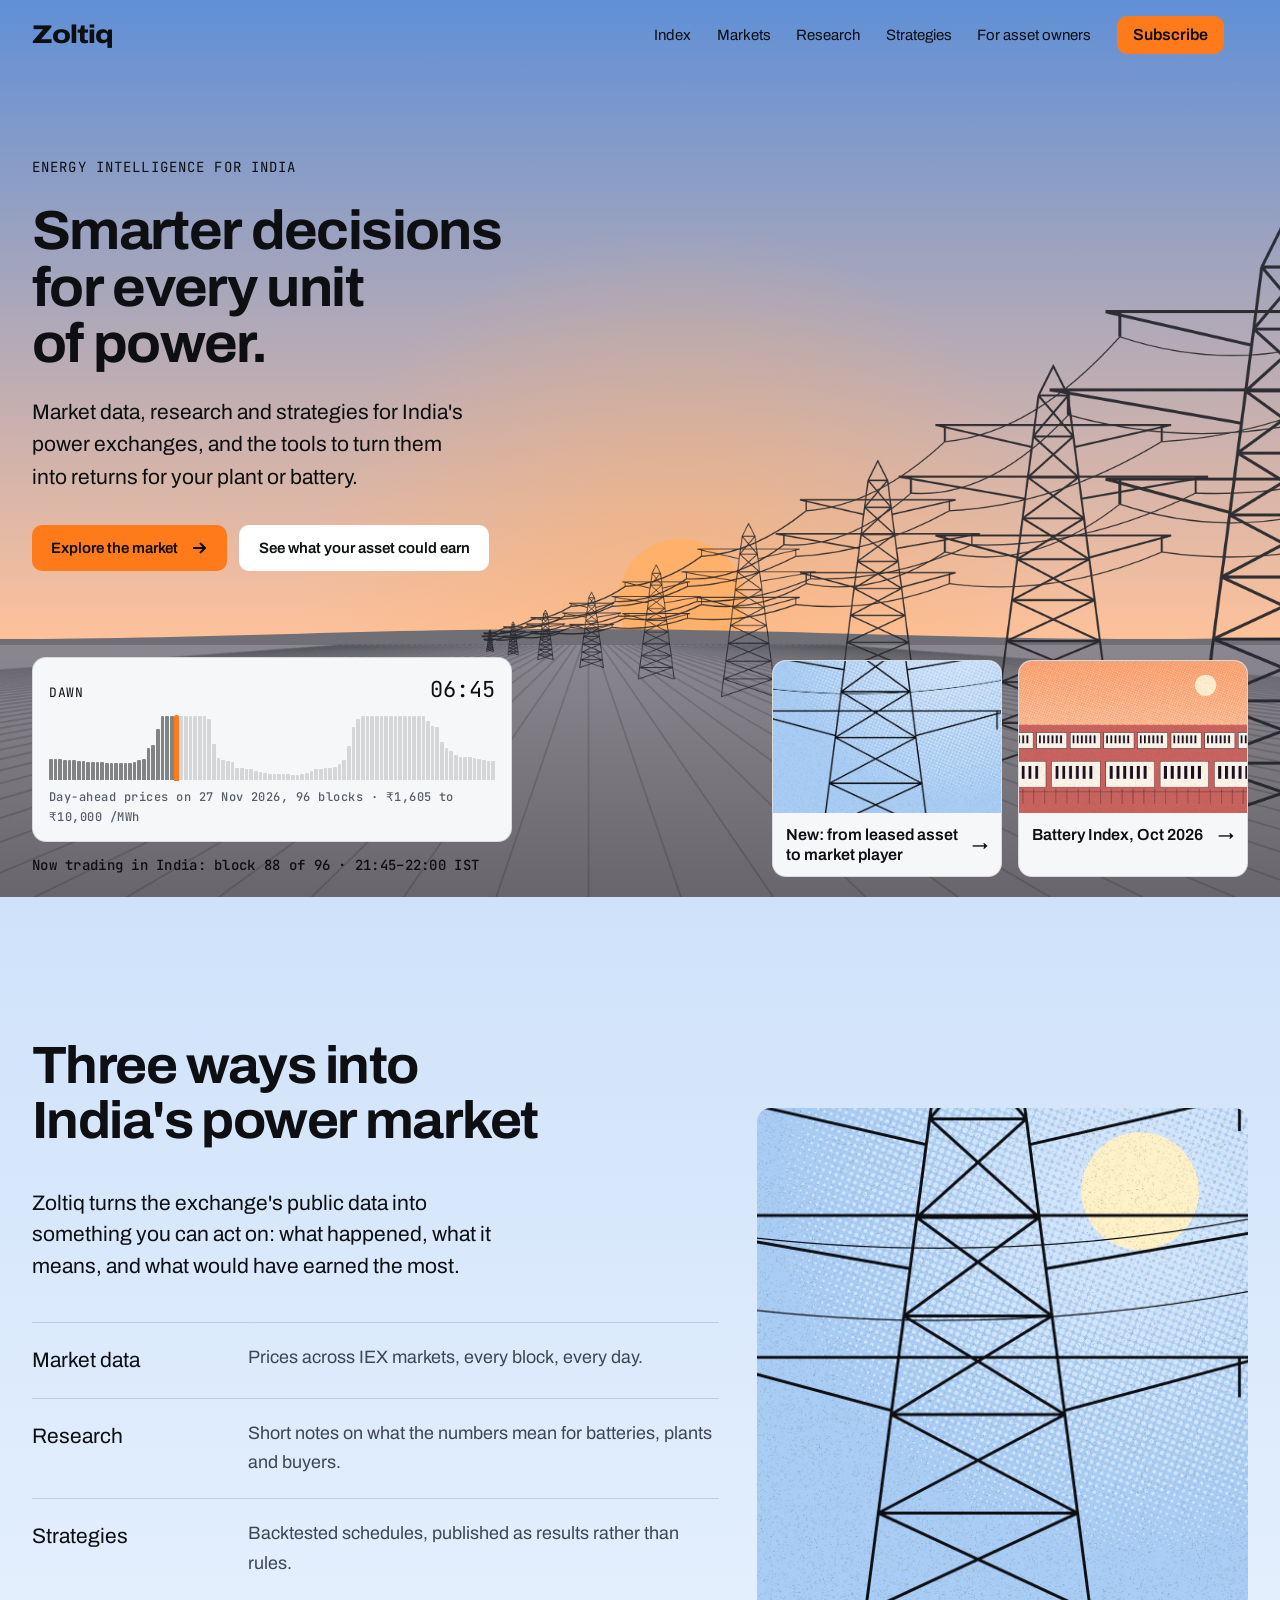
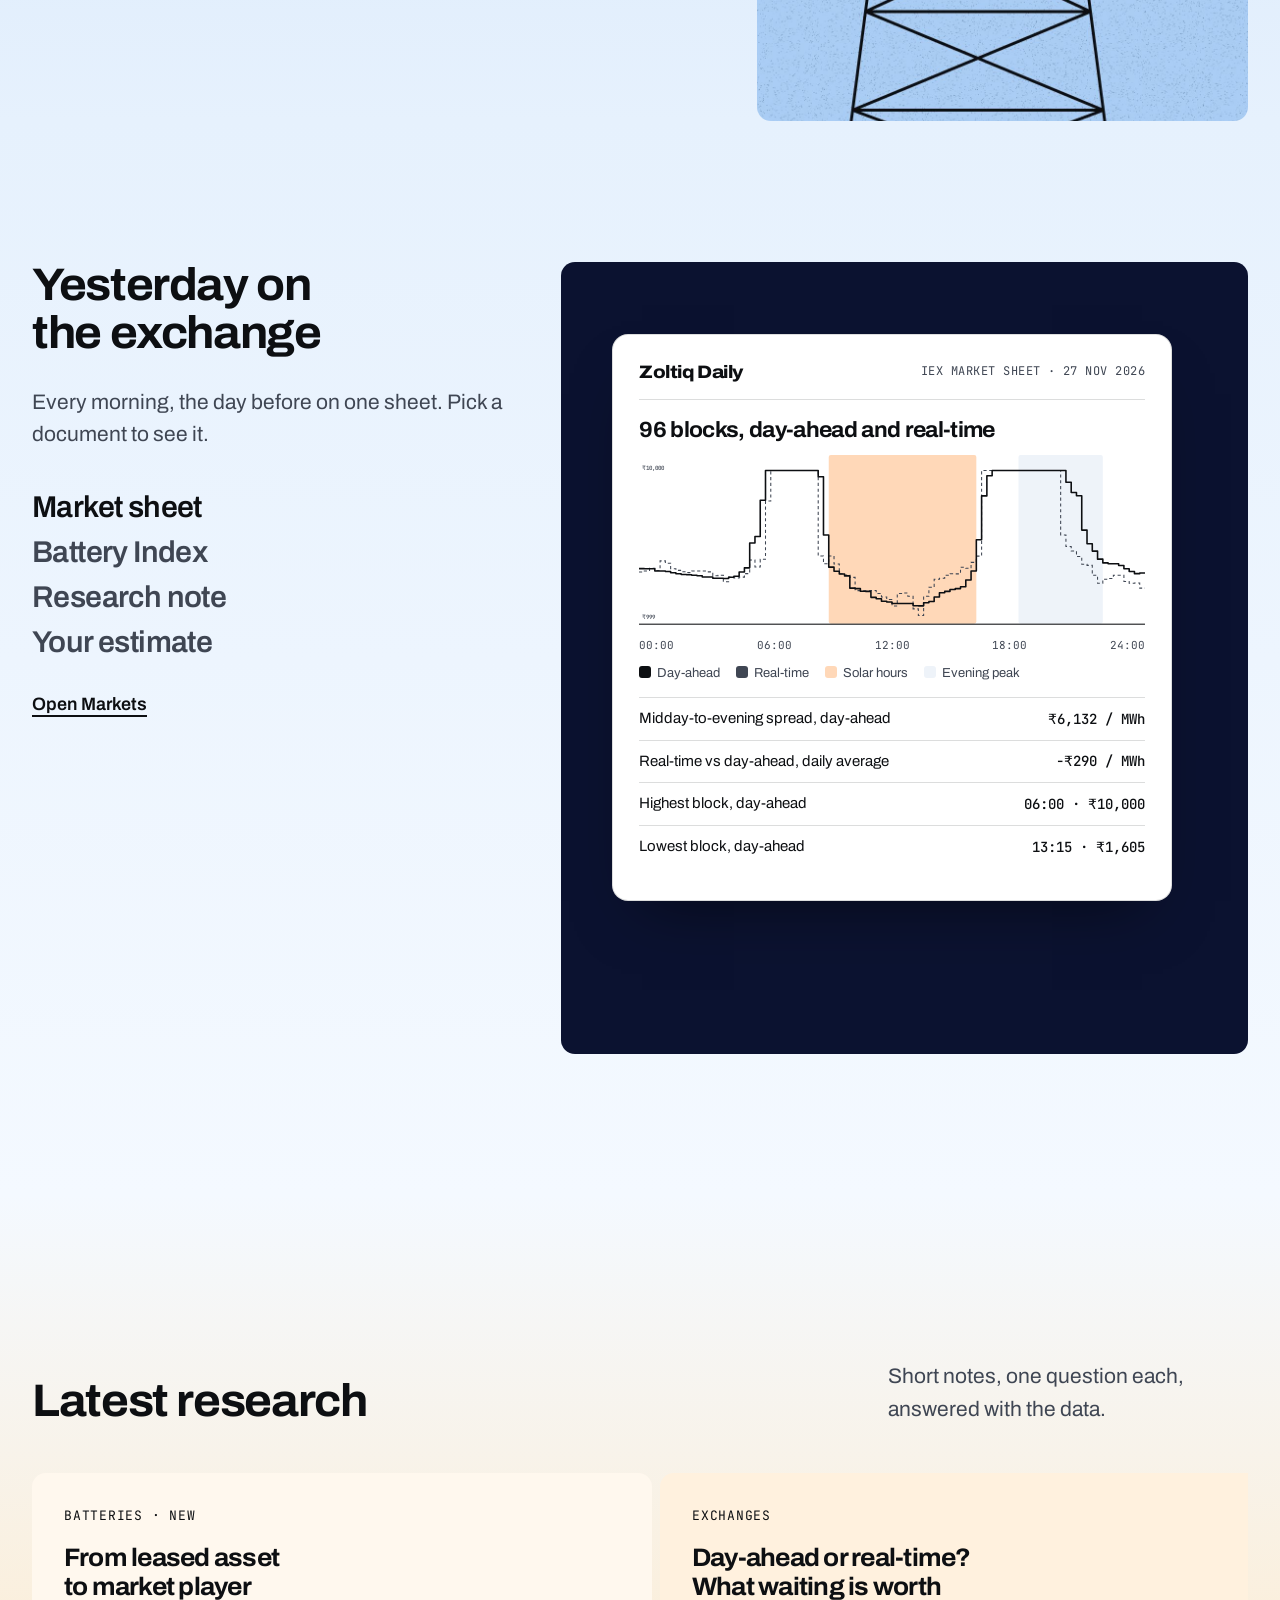
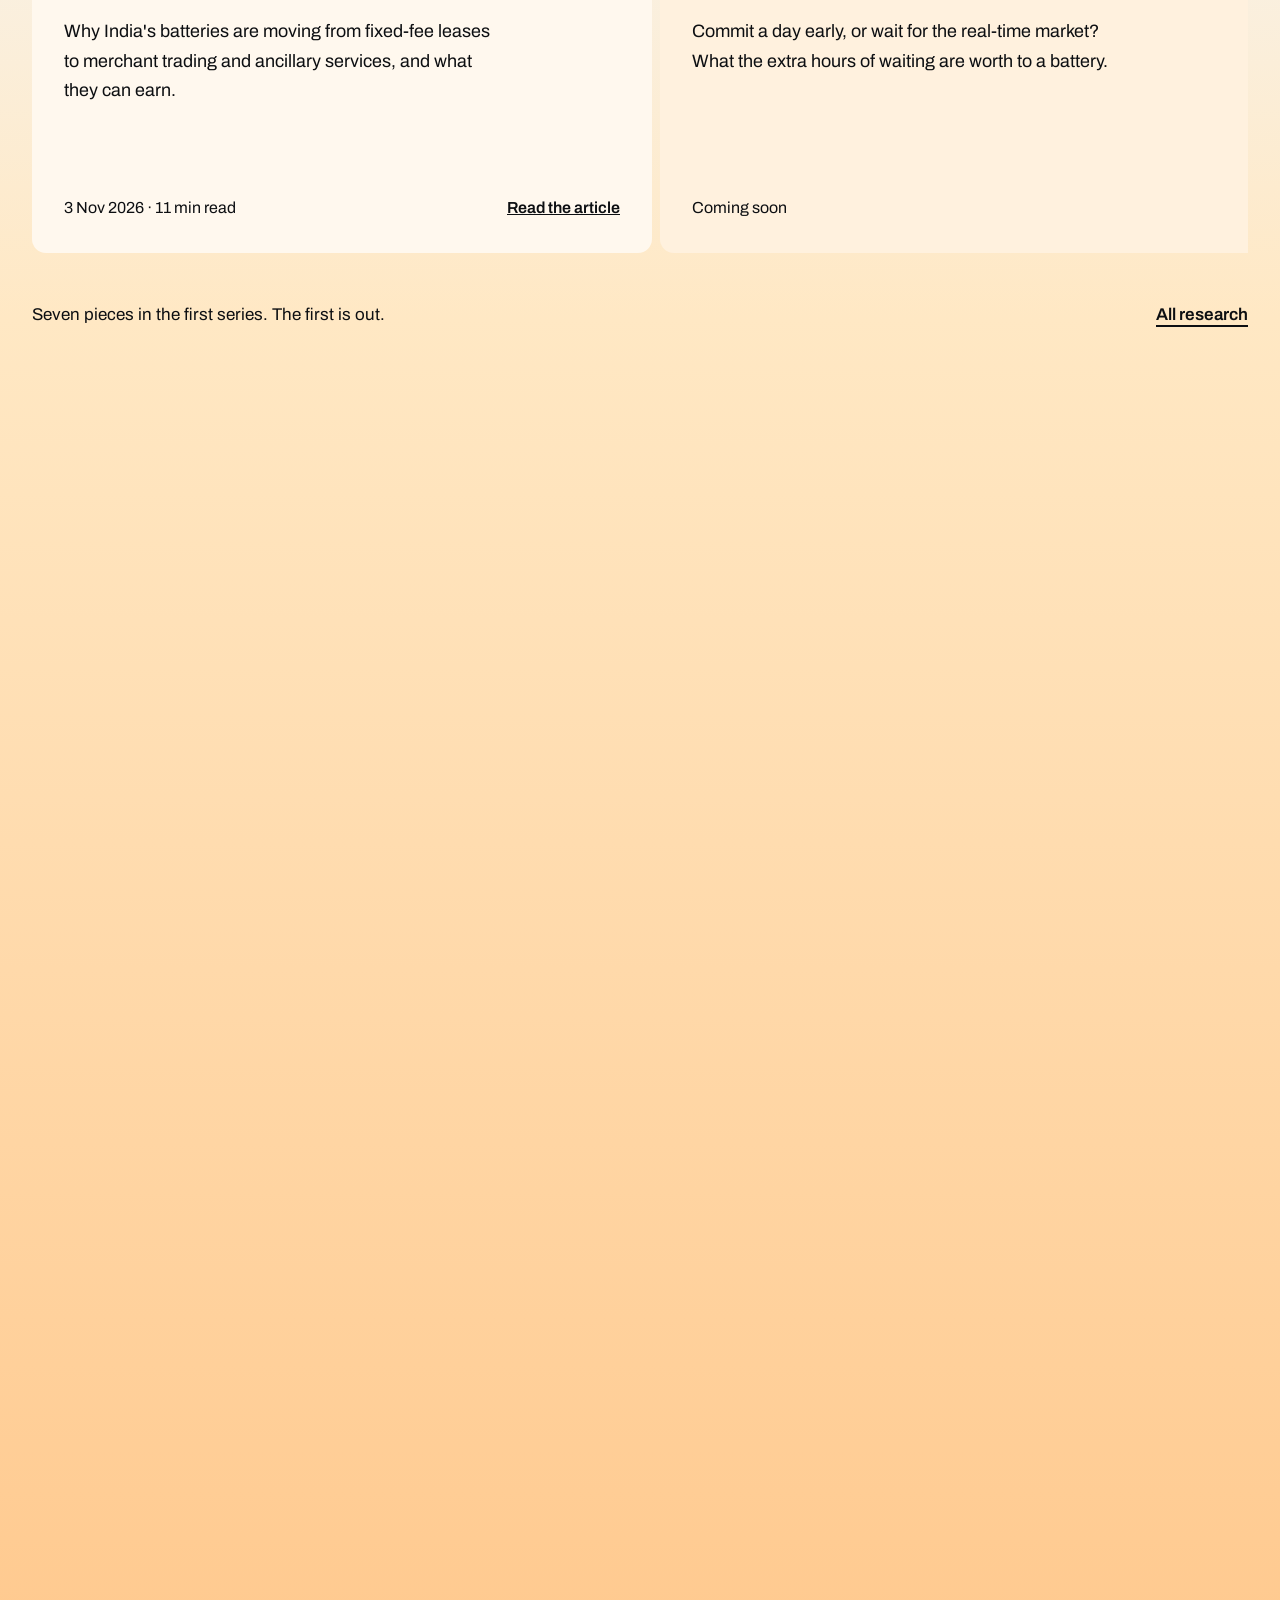
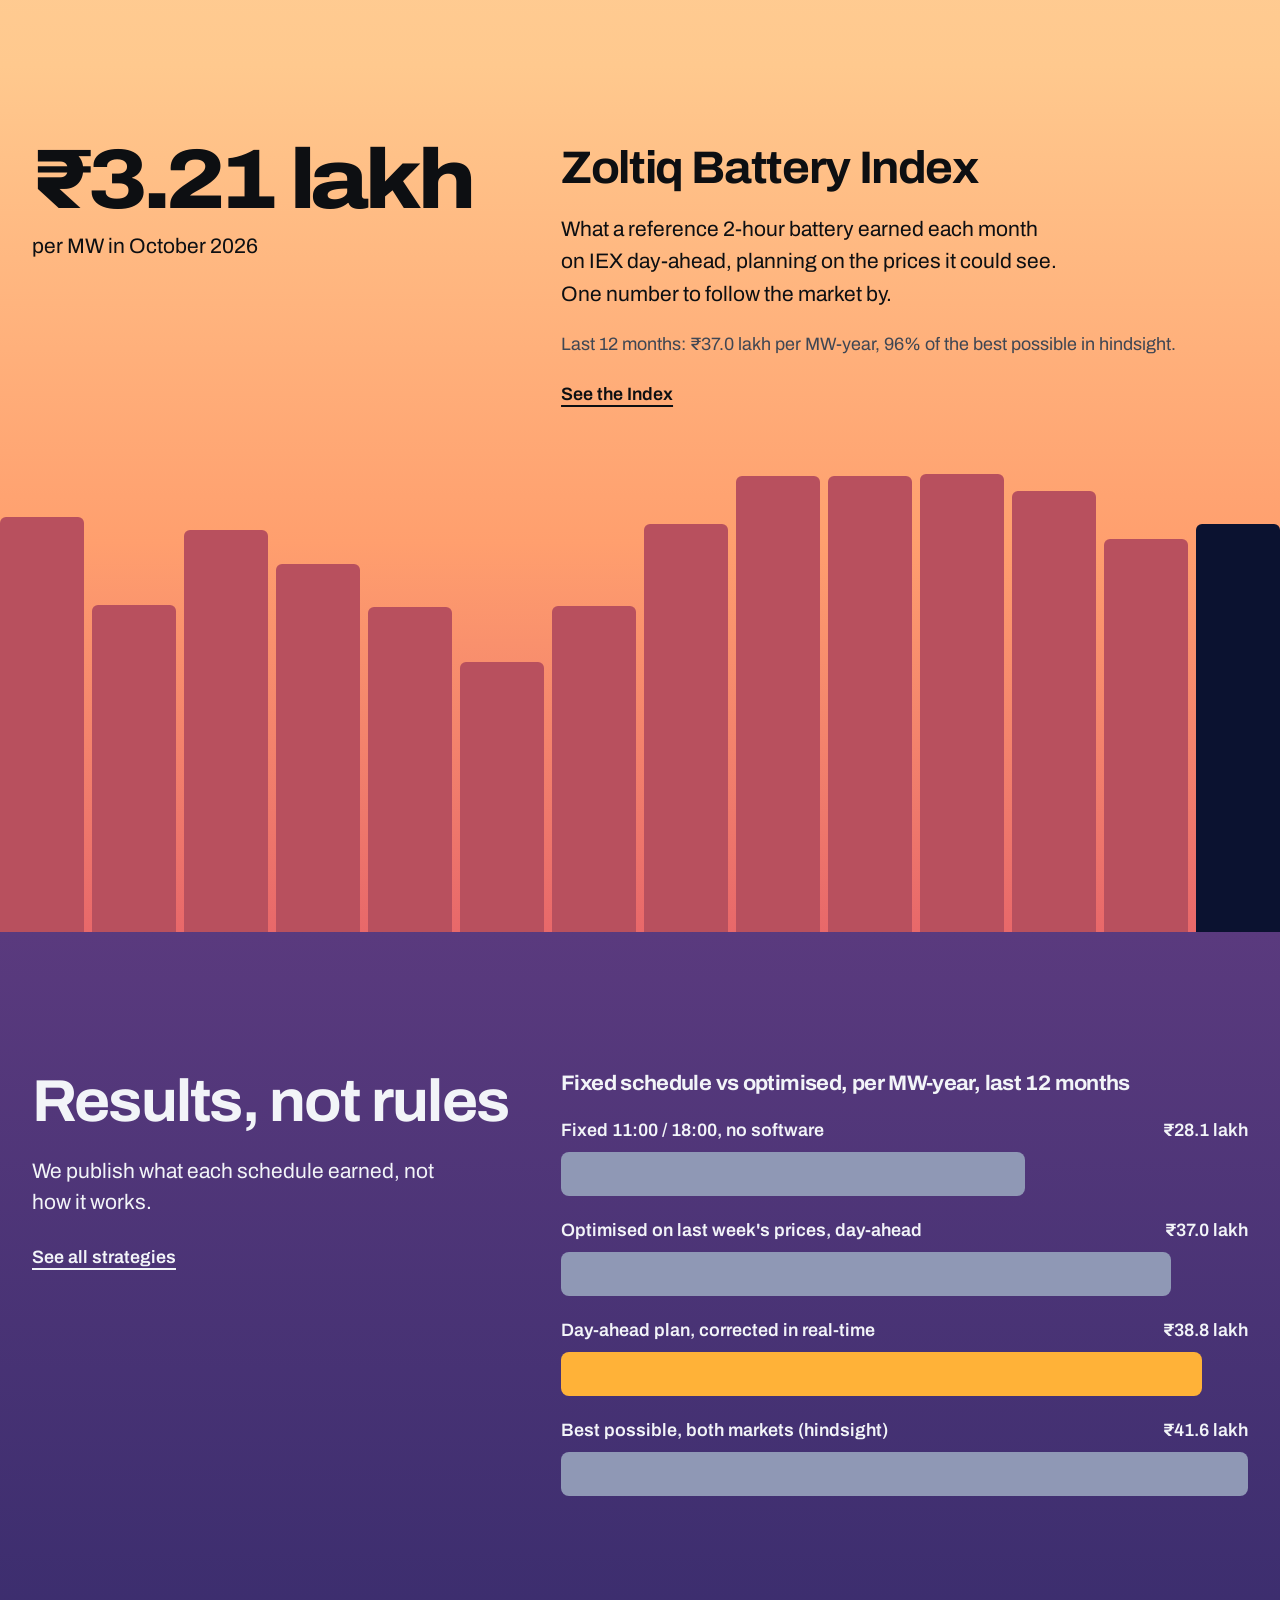
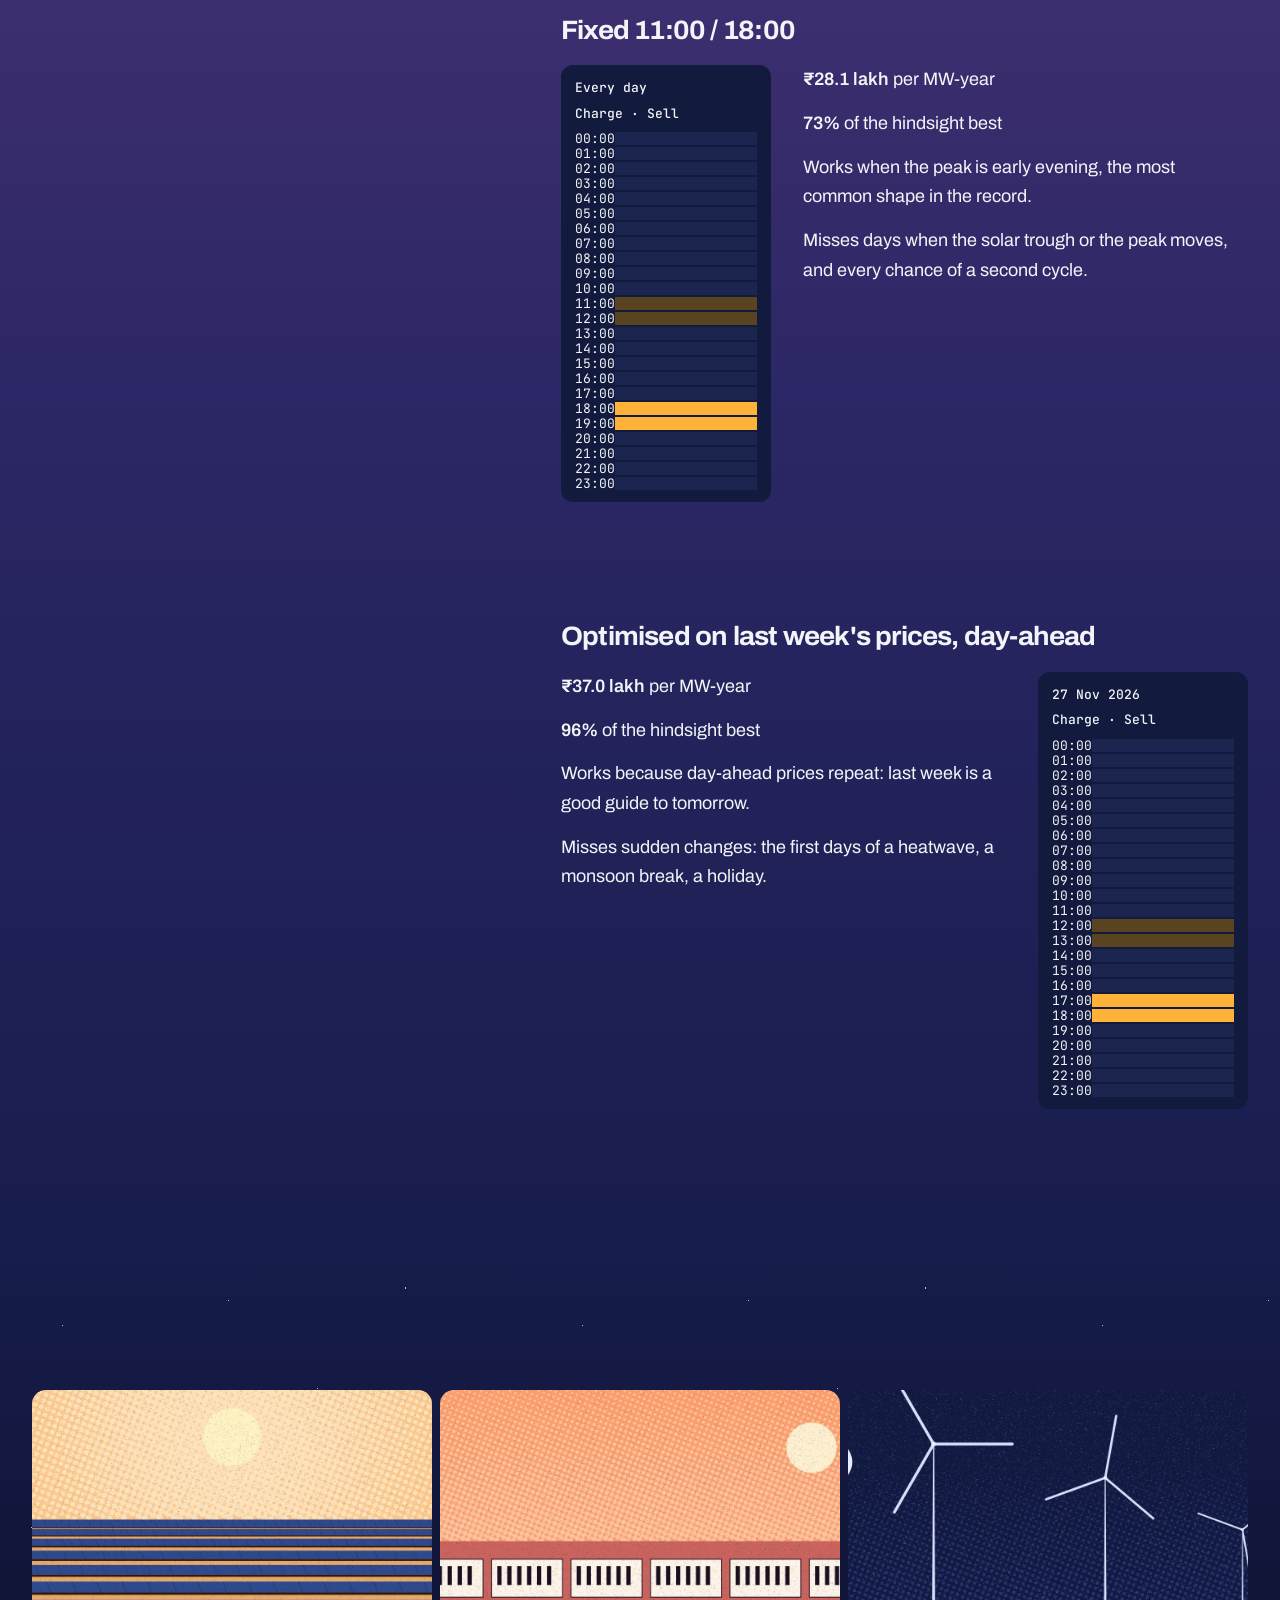
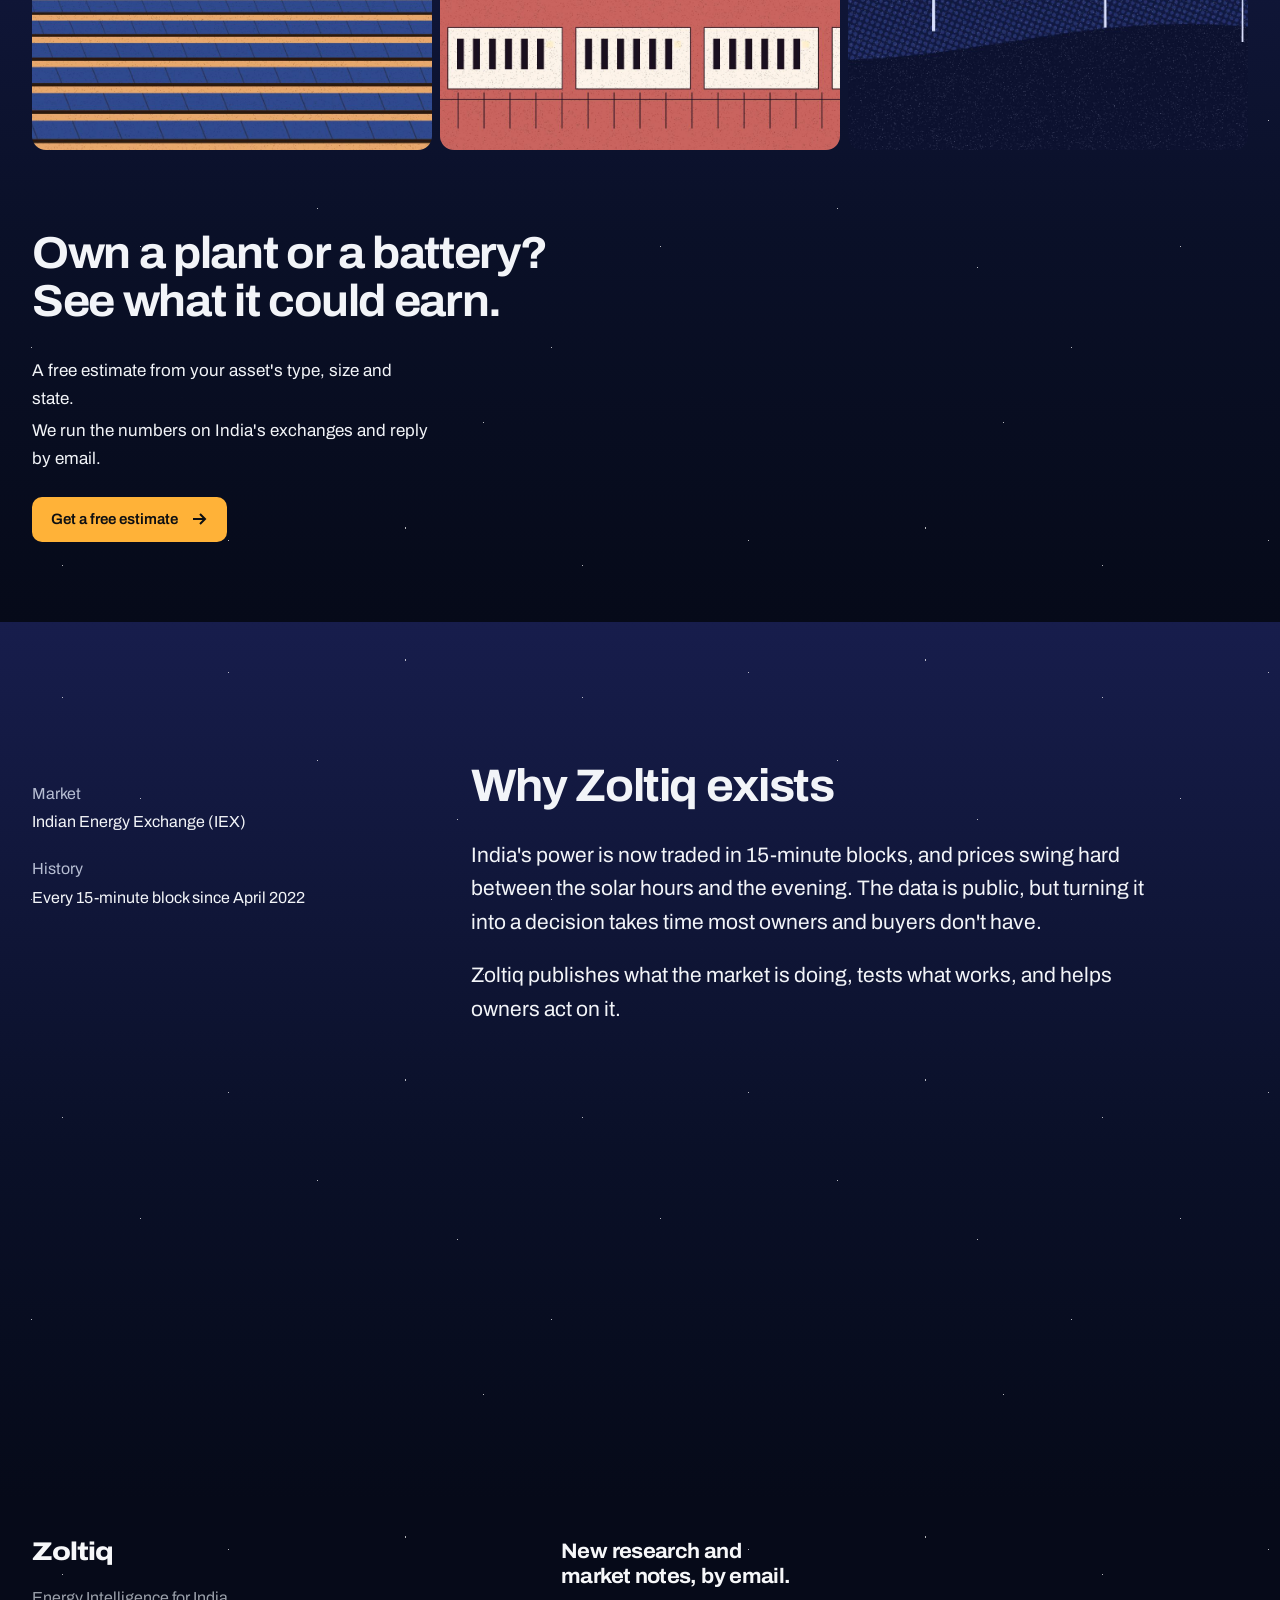
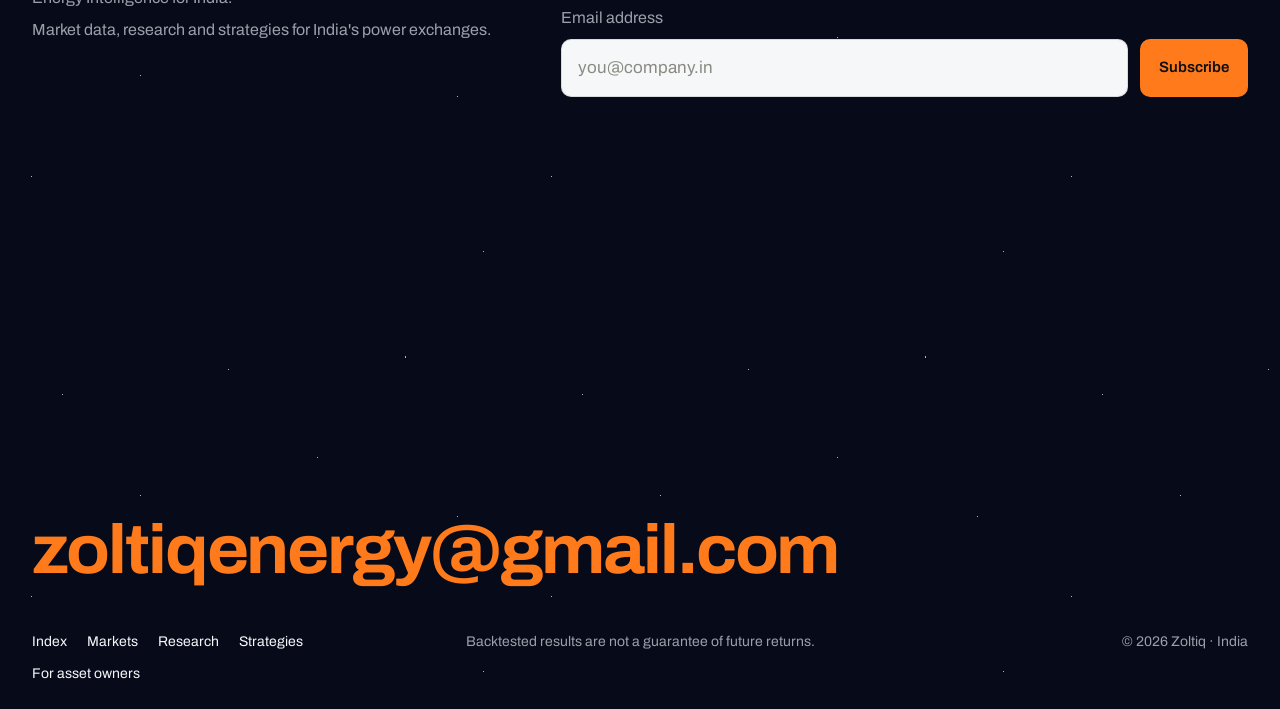
<file: index.html>
<!doctype html>
<html lang="en-IN">
<head>
<meta charset="utf-8">
<meta name="viewport" content="width=device-width, initial-scale=1, viewport-fit=cover">
<title>Zoltiq | Energy Intelligence for India</title>
<meta name="description" content="Market data, research and strategies for India's power exchanges, and the tools to turn them into returns for your plant or battery.">
<meta name="theme-color" content="#f4f3ee">
<script>try{var t=localStorage.getItem("theme");if(t==="dark"||t==="light")document.documentElement.setAttribute("data-theme",t);}catch(e){}</script>
<link rel="icon" href="data:image/svg+xml,%3Csvg xmlns='http://www.w3.org/2000/svg' viewBox='0 0 32 32'%3E%3Crect width='32' height='32' fill='%23111'/%3E%3Ctext x='16' y='24' font-family='Georgia' font-size='22' text-anchor='middle' fill='%23ff7a1a'%3EZ%3C/text%3E%3C/svg%3E">
<link rel="preconnect" href="https://fonts.googleapis.com">
<link rel="preconnect" href="https://fonts.gstatic.com" crossorigin>
<link rel="stylesheet" href="https://fonts.googleapis.com/css2?family=Archivo:wdth,wght@100..125,400..800&family=JetBrains+Mono:wght@400;500&display=swap">
<link rel="stylesheet" href="assets/css/site.css?v=15">
<style>
/* ================= Home ================= */

.hero-copy { flex: 1; display: flex; flex-direction: column; justify-content: center; padding-block: clamp(2rem, 6vh, 4rem); }
.hero-label { font-family: var(--font-mono); font-size: 0.875rem; letter-spacing: 0.08em; text-transform: uppercase; margin-bottom: 1.5rem; }
.hero h1 {
  font-size: clamp(2.25rem, 1.2rem + 2.8vw, 4.25rem);
  line-height: 1.02;
  max-width: 14ch;
}
.hero .lede { margin-top: 1.5rem; max-width: 36ch; }
.now p { font-family: var(--font-mono); font-size: 0.875rem; font-weight: 500; letter-spacing: 0.02em; }
.hero-actions { display: flex; flex-wrap: wrap; gap: 0.75rem; margin-top: 2rem; }

.hero-foot { display: flex; align-items: flex-end; justify-content: space-between; gap: 1.5rem; padding-bottom: 1.25rem; }
.now { display: grid; gap: 0.75rem; width: min(30rem, 100%); }
.now p span { font-variant-numeric: tabular-nums; }
/* The day's 96 blocks, lighting up in step with the sun. */
.day-anim { display: grid; gap: 0.5rem; padding: 0.9rem 1rem 0.8rem; background: #f6f7f9; color: #0d0f12; border: 1px solid rgba(13,15,18,0.12); border-radius: var(--radius); --ink: #0d0f12; --ink-soft: #565d69; }
.day-anim-head { display: flex; justify-content: space-between; align-items: baseline; gap: 1rem; font-family: var(--font-mono); font-size: 0.8125rem; letter-spacing: 0.04em; text-transform: uppercase; }
#hero-clock { font-size: 1.375rem; letter-spacing: 0; font-variant-numeric: tabular-nums; }
.daybars { height: 64px; display: grid; grid-template-columns: repeat(96, 1fr); gap: 1px; align-items: end; }
.daybars i { height: calc(var(--h) * 100%); background: var(--ink); opacity: 0.14; border-radius: 1px 1px 0 0; transition: opacity 0.3s ease, background-color 0.3s ease; }
.daybars i.on { opacity: 0.5; }
.daybars i.on.sun { background: var(--accent); opacity: 1; }
.daybars i.on.eve { opacity: 0.95; }
.daybars i.cur { background: var(--accent); opacity: 1; box-shadow: 0 0 0 1px var(--accent); }
.day-anim .note { font-family: var(--font-mono); font-size: 0.75rem; letter-spacing: 0.04em; color: var(--ink-soft); }
.hero-cards { display: grid; grid-template-columns: repeat(2, 230px); gap: 16px; }
.hero-card { display: block; text-decoration: none; background: var(--bg); color: var(--ink); border: 1px solid var(--line); border-radius: var(--radius); overflow: hidden; transition: transform 0.2s ease; }
.hero-card:hover { transform: translateY(-4px); }
.hero-card img { width: 100%; aspect-ratio: 3 / 2; object-fit: cover; }
.hero-card > span { display: flex; justify-content: space-between; align-items: center; gap: 0.5rem; padding: 0.7rem 0.8rem; font-size: 1rem; font-weight: 600; line-height: 1.25; }
@media (max-width: 1100px) {
  .hero-foot { flex-direction: column; align-items: stretch; gap: 1rem; }
  .hero-cards { grid-template-columns: repeat(2, minmax(0, 230px)); }
}
@media (max-width: 760px) {
  /* On a phone the words sit on that hour's sky colour, the picture is a band below them. */
  .hero-slide { top: auto; bottom: 0; height: 52%; object-position: 72% 40%; }
  .hero-copy { justify-content: flex-start; }
  .hero-foot { flex-direction: column; align-items: stretch; gap: 1rem; }
  .hero-cards { grid-template-columns: repeat(2, minmax(0, 1fr)); gap: 12px; }
}

/* ---- Intro: the heading runs onto the picture ---- */
.intro { position: relative; padding-block: var(--gap-section) 0; }
.intro-grid { display: grid; grid-template-columns: minmax(0, 7fr) minmax(0, 5fr); column-gap: clamp(1.5rem, 3vw, 3rem); }
.intro h2 { grid-column: 1 / -1; grid-row: 1; position: relative; z-index: 2; font-size: clamp(2rem, 1.2rem + 2.6vw, 3.75rem); max-width: 21ch; align-self: start; }
.intro-pic { grid-column: 2; grid-row: 1 / span 3; width: 100%; aspect-ratio: 4 / 5; object-fit: cover; border-radius: var(--radius); margin-top: clamp(3rem, 5.5vw, 5rem); }
.intro-body { grid-column: 1; grid-row: 2; padding-top: 2.5rem; display: grid; gap: 2.5rem; align-content: start; }
.intro-body > p { font-size: var(--step-lead); line-height: 1.5; max-width: 40ch; }
.offer { display: grid; gap: 0; margin: 0; }
.offer a { display: grid; grid-template-columns: minmax(0, 12rem) minmax(0, 1fr); gap: 0.25rem 1.5rem; padding: 1.25rem 0; text-decoration: none; border-top: 1px solid var(--line); transition: padding 0.2s ease; }
.offer a:hover { padding-left: 0.75rem; }
.offer dt { font-family: var(--font-display); font-size: var(--step-lead); }
.offer dd { margin: 0; color: var(--ink-soft); }
@media (max-width: 860px) {
  .intro-grid { grid-template-columns: minmax(0, 1fr); }
  .intro h2 { padding-top: 0; }
  .intro-pic { grid-column: 1; grid-row: 2; width: 78%; justify-self: end; margin-top: -1.2em; }
  .intro-body { grid-row: 3; }
  .offer a { grid-template-columns: minmax(0, 1fr); }
}

/* ---- Showcase: pick a document, see it on the stage ---- */
.showcase { display: grid; grid-template-columns: minmax(0, 5fr) minmax(0, 7fr); column-gap: clamp(1.5rem, 3vw, 3rem); padding-top: var(--gap-section); }
.sheet-list { display: grid; align-content: start; gap: 1.75rem; }
.sheet-list .lede { color: var(--ink-soft); }
.tabs { display: grid; gap: 0.25rem; margin-top: 0.5rem; }
.tabs button {
  text-align: left; background: none; border: 0; padding: 0.15rem 0; cursor: pointer;
  font-family: var(--font-display); font-weight: 600; font-size: clamp(1.375rem, 1rem + 1.1vw, 2rem); line-height: 1.2; letter-spacing: -0.02em;
  color: var(--ink-soft); transition: color 0.2s ease, transform 0.2s ease;
}
.tabs button:hover { color: var(--ink); transform: translateX(6px); }
.tabs button[aria-pressed="true"] { color: var(--ink); }
.stage { background: var(--band); border-radius: var(--radius); min-height: 88svh; position: relative; overflow: hidden; padding: 72px 0 0 clamp(1rem, 4vw, 64px); }
@media (max-width: 860px) {
  .showcase { grid-template-columns: minmax(0, 1fr); row-gap: 2rem; }
  .tabs { grid-auto-flow: column; grid-auto-columns: max-content; overflow-x: auto; gap: 1.25rem; scroll-snap-type: x mandatory; padding-bottom: 0.5rem; }
  .tabs button { font-size: 1.375rem; scroll-snap-align: start; }
  .stage { min-height: 70svh; padding: 16px 0 0 16px; margin-inline: calc(-1 * var(--margin)); }
}

/* The product on the stage: a panel from the Zoltiq app, at true size. */
.sheet {
  width: 560px; max-width: none;
  background: var(--bg); color: var(--ink);
  border: 1px solid var(--line);
  border-radius: 16px;
  padding: 24px 26px 32px;
  font-size: 15px; line-height: 1.45;
  box-shadow: 0 30px 60px -30px rgba(0, 0, 0, 0.55);
}
.sheet.swap { animation: sheet-in 0.35s ease; }
@keyframes sheet-in { from { opacity: 0; transform: translateY(10px); } to { opacity: 1; transform: none; } }
.sheet header { display: flex; justify-content: space-between; align-items: center; gap: 1rem; padding-bottom: 14px; border-bottom: 1px solid var(--line); }
.sheet header b { font-family: var(--font-display); font-weight: 800; font-stretch: 112%; font-size: 18px; letter-spacing: -0.03em; }
.sheet header span { font-family: var(--font-mono); font-size: 12px; letter-spacing: 0.04em; color: var(--ink-soft); text-transform: uppercase; }
.sheet h3 { font-size: 22px; margin: 18px 0 6px; }
.sheet .meta { font-family: var(--font-mono); font-size: 12px; color: var(--ink-soft); margin-bottom: 14px; }
.sheet svg { width: 100%; height: auto; margin: 6px 0 4px; color: var(--ink); }
.sheet .axis-row { display: flex; justify-content: space-between; font-family: var(--font-mono); font-size: 11px; color: var(--ink-soft); }
.sheet .key { display: flex; flex-wrap: wrap; gap: 6px 16px; font-size: 13px; margin: 10px 0 14px; color: var(--ink-soft); }
.sheet .key i { display: inline-block; width: 12px; height: 12px; border-radius: 3px; margin-right: 6px; vertical-align: -1px; }
.sheet .key .k-dam { background: var(--ink); } .sheet .key .k-rtm { background: var(--ink-soft); }
.sheet .key .k-sun { background: var(--accent-soft); } .sheet .key .k-eve { background: var(--bg-2); }
.sheet table { width: 100%; border-collapse: collapse; font-size: 15px; }
.sheet td { padding: 10px 0; border-top: 1px solid var(--line); }
.sheet td:last-child { text-align: right; font-family: var(--font-mono); font-size: 14px; font-weight: 500; }
.sheet .stamp-wrap { display: flex; justify-content: space-between; align-items: flex-start; gap: 12px; }
.sheet .proof { flex: none; margin-top: 18px; }
.sheet p + p { margin-top: 10px; }
.sheet .big { font-family: var(--font-display); font-weight: 800; font-stretch: 112%; font-size: 56px; line-height: 1; letter-spacing: -0.04em; margin: 16px 0 4px; }
.sheet .note-body { font-size: 16px; line-height: 1.6; color: var(--ink-soft); }
.sheet .mini-bars { display: grid; grid-template-columns: repeat(12, 1fr); gap: 4px; align-items: end; height: 110px; margin: 14px 0; }
.sheet .mini-bars i { background: var(--bar); border-radius: 3px 3px 0 0; }
.sheet .mini-bars i:last-child { background: var(--accent); }
.sheet .open { display: inline-block; margin-top: 16px; font-weight: 600; }

/* ---- Research: cards that fold into spines ---- */
.research { padding-block: var(--gap-section); }
.research-head { display: flex; justify-content: space-between; align-items: end; gap: 1rem 2rem; flex-wrap: wrap; margin-bottom: 3rem; }
.deck { display: flex; gap: 0; height: 380px; overflow: hidden; }
.deck-card {
  position: relative; flex: none; width: 620px; height: 100%; border-radius: var(--radius); margin-right: 8px;
  padding: 32px; display: flex; flex-direction: column; gap: 1rem;
  transition: width 0.55s cubic-bezier(.3,.7,.2,1);
  overflow: hidden;
}
.deck-card { color: var(--card-ink); }
.deck-card:nth-child(3n+1) { background: var(--card-1); }
.deck-card:nth-child(3n+2) { background: var(--card-2); }
.deck-card:nth-child(3n+3) { background: var(--card-3); }
.deck-card .tag { font-family: var(--font-mono); font-size: 0.8125rem; letter-spacing: 0.06em; text-transform: uppercase; }
.deck-card h3 { font-size: clamp(1.375rem, 1.1rem + 0.6vw, 1.75rem); line-height: 1.15; max-width: 22ch; }
.deck-card p { max-width: 44ch; }
.deck-card .foot { margin-top: auto; display: flex; justify-content: space-between; gap: 1rem; font-size: 1rem; }
.deck-card .foot a { font-weight: 600; }
.deck-card.is-spine { width: 120px; }
.deck-card > :not(.spine-hit) { width: 556px; flex: none; }
.deck-card.is-spine > *:not(.spine-hit) { opacity: 0.35; }
.spine-hit { position: absolute; inset: 0; z-index: 2; background: none; border: 0; cursor: pointer; display: none; }
.deck-card.is-spine .spine-hit { display: block; }
.research-foot { display: flex; justify-content: space-between; flex-wrap: wrap; gap: 1rem; margin-top: 48px; font-size: 1.0625rem; }
@media (min-width: 1000px) {
  .research { padding-block: 0; }
  .deck-wrap { height: 230svh; }
  .deck-stage { position: sticky; top: 0; height: 100svh; display: flex; flex-direction: column; justify-content: center; }
}
@media (max-width: 999px) {
  .deck { flex-direction: column; height: auto; gap: 12px; }
  .deck-card { width: auto; height: auto; }
  .deck-card > :not(.spine-hit) { width: auto; }
}

/* ---- Index: bars standing on the edge ---- */
.index { min-height: 90svh; position: relative; display: flex; flex-direction: column; padding-top: clamp(3rem, 7vw, 5rem); overflow: hidden; }
.index-top { display: grid; grid-template-columns: minmax(0, 5fr) minmax(0, 7fr); column-gap: clamp(1.5rem, 3vw, 3rem); align-items: start; }
.index-figure { font-family: var(--font-display); font-weight: 800; font-stretch: 112%; font-size: var(--step-display); line-height: 0.85; letter-spacing: -0.05em; }
.index-claim { font-size: var(--step-lead); margin-top: 0.75rem; }
.index-text { display: grid; gap: 1.25rem; align-content: start; }
.index-text h2 { font-size: var(--step-head); }
.index-text .proof { justify-self: start; }
#index-bars { margin-top: auto; display: grid; grid-auto-flow: column; grid-auto-columns: 1fr; gap: 8px; align-items: end; height: 58vh; padding-top: 4rem; }
.edge-bar { position: relative; height: calc(var(--h) * 100%); background: var(--bar); border: 0; border-radius: 6px 6px 0 0; padding: 0; cursor: pointer; transition: background-color 0.2s ease, transform 0.6s cubic-bezier(.3,.7,.2,1); transform-origin: bottom; }
.js .index:not(.in) .edge-bar { transform: scaleY(0.05); }
.edge-bar:hover, .edge-bar:focus-visible { background: var(--ink); }
.edge-bar.is-latest { background: var(--accent); }
.edge-tip { position: absolute; bottom: calc(100% + 8px); left: 50%; transform: translateX(-50%); white-space: nowrap; background: var(--ink); color: var(--bg); font-size: 0.9375rem; padding: 0.35rem 0.6rem; opacity: 0; pointer-events: none; transition: opacity 0.15s ease; }
.edge-bar:hover .edge-tip, .edge-bar:focus-visible .edge-tip { opacity: 1; }
.edge-bar:first-child .edge-tip { left: 0; transform: none; }
.edge-bar:last-child .edge-tip { left: auto; right: 0; transform: none; }
@media (max-width: 860px) {
  .index-top { grid-template-columns: minmax(0, 1fr); row-gap: 2rem; }
  #index-bars { height: 40vh; gap: 4px; }
}

/* ---- Strategies: the heading holds while the results pass ---- */
.strategies { padding-block: var(--gap-section); }
.strat-grid { display: grid; grid-template-columns: minmax(0, 5fr) minmax(0, 7fr); column-gap: clamp(1.5rem, 3vw, 3rem); }
.strat-head { position: sticky; top: 6rem; align-self: start; display: grid; gap: 1.5rem; }
.strat-head h2 { font-size: clamp(2.25rem, 1.3rem + 3vw, 4rem); line-height: 1; }
.strat-head p { max-width: 34ch; font-size: var(--step-lead); line-height: 1.5; }
.strat-list { display: grid; gap: 120px; }
.compare { display: grid; gap: 1.25rem; }
.compare h3 { font-size: var(--step-lead); }
.cbar { display: grid; gap: 0.4rem; }
.cbar div { display: flex; justify-content: space-between; gap: 1rem; flex-wrap: wrap; font-weight: 600; }
.cbar i { display: block; height: 2.75rem; border-radius: 8px; background: var(--band-soft); }
.cbar.opt i { background: var(--accent); }
.strat { display: grid; gap: 1.25rem; }
.strat h3 { font-size: clamp(1.375rem, 1.1rem + 0.7vw, 1.75rem); }
.strat-row { display: grid; grid-template-columns: 210px minmax(0, 1fr); gap: 2rem; align-items: start; }
.strat.flip .strat-row { grid-template-columns: minmax(0, 1fr) 210px; }
.strat.flip .sched { order: 2; }
.strat ul { list-style: none; margin: 0; padding: 0; display: grid; gap: 14px; font-size: 1.125rem; }
.strat ul b { font-weight: 600; }
@media (max-width: 860px) {
  .strat-grid { grid-template-columns: minmax(0, 1fr); }
  .strat-head { top: 4.4rem; z-index: 3; background: #2c2766; padding-block: 0.75rem; }
  .strat-head h2 { font-size: 9vw; }
  .strat-head p { display: none; }
  .strat-list { gap: 72px; margin-top: 2rem; }
  .strat-row, .strat.flip .strat-row { grid-template-columns: minmax(0, 1fr); }
  .strat.flip .sched { order: 0; }
}
/* A day's schedule, hour by hour: the strategy's own output. */
.sched { background: var(--bg); color: var(--ink); border-radius: 12px; font-family: var(--font-mono); font-size: 11px; padding: 12px 14px; font-size: 13px; aspect-ratio: 3 / 4; display: grid; grid-template-rows: auto 1fr; gap: 8px; }
.sched header { display: flex; flex-wrap: wrap; justify-content: space-between; gap: 4px 10px; font-weight: 500; }
.sched ol { list-style: none; margin: 0; padding: 0; display: grid; grid-template-rows: repeat(24, 1fr); gap: 2px; }
.sched li { display: grid; grid-template-columns: 34px 1fr; align-items: center; gap: 6px; font-variant-numeric: tabular-nums; line-height: 1; }
.sched li span { height: 100%; min-height: 6px; background: var(--bg-2); }
.sched li.c span { background: var(--accent-soft); }
.sched li.s span { background: var(--accent); }
@media (max-width: 860px) { .sched { aspect-ratio: auto; } .sched ol { grid-template-rows: none; } .sched li span { min-height: 10px; } }

/* ---- Asset owners: three pictures, then the evening ---- */
.strip { display: grid; grid-template-columns: repeat(3, minmax(0, 1fr)); gap: 8px; padding: 0 var(--margin); }
.strip img { border-radius: var(--radius); }
.strip img { width: 100%; height: 40svh; min-height: 220px; object-fit: cover; }
@media (max-width: 760px) {
  .strip { grid-template-columns: repeat(2, minmax(0, 1fr)); }
  .strip img:first-child { grid-column: 1 / -1; height: auto; aspect-ratio: 4 / 3; }
  .strip img { height: auto; aspect-ratio: 1; min-height: 0; }
}
.owners { min-height: 44svh; padding-block: clamp(3rem, 7vw, 5rem); position: relative; }
.owners-grid { display: grid; grid-template-columns: minmax(0, 7fr) minmax(0, 5fr); gap: 2rem clamp(1.5rem, 3vw, 3rem); align-items: end; }
.owners h2 { font-size: clamp(1.875rem, 1.2rem + 2vw, 3.25rem); line-height: 1.05; max-width: 20ch; }
.owners h2 a { text-decoration: underline; text-decoration-thickness: 6px; text-underline-offset: 8px; transition: text-underline-offset 0.2s ease; }
.owners h2 a:hover { text-underline-offset: 14px; }
.owners .small { margin-top: 2rem; display: grid; gap: 0.25rem; font-size: 1.0625rem; max-width: 40ch; }
.answered { justify-self: end; text-align: right; display: grid; gap: 0.25rem; font-size: 1.0625rem; }
.answered b { font-family: var(--font-display); font-weight: 700; font-size: var(--step-lead); }
@media (max-width: 860px) { .owners-grid { grid-template-columns: minmax(0, 1fr); } .answered { justify-self: start; text-align: left; } }

/* ---- About: side facts, wide paragraph ---- */
.about { padding-block: var(--gap-section); }
.about-row { display: grid; grid-template-columns: minmax(0, 34fr) minmax(0, 66fr); column-gap: clamp(1.5rem, 3vw, 3rem); }
.facts { display: grid; gap: 20px; align-content: start; }
.facts div { display: grid; gap: 0.15rem; font-size: 1rem; }
.facts dt { color: var(--soft); }
.facts dd { margin: 0; }
.about h2 { font-size: var(--step-head); margin-bottom: 1.75rem; }
.about-text { display: grid; gap: 1.25rem; font-size: clamp(1.0625rem, 1rem + 0.4vw, 1.3125rem); line-height: 1.6; max-width: 58ch; }
.about-text .founder { font-size: var(--step-body); color: var(--soft); }
.coverage { margin-top: 120px; }
.coverage-lists { display: grid; grid-template-columns: repeat(2, minmax(0, 16rem)); gap: 2rem 4rem; }
.coverage h3 { font-family: var(--font-text); font-weight: 600; font-size: 1.0625rem; margin-bottom: 0.75rem; }
.coverage ul { list-style: none; margin: 0; padding: 0; display: grid; gap: 10px; font-size: 1.0625rem; }
.coverage li { display: flex; justify-content: space-between; gap: 1rem; }
.coverage li span { color: var(--soft); }
@media (max-width: 860px) {
  .about-row { grid-template-columns: minmax(0, 1fr); row-gap: 2rem; }
  .about-row .facts { order: 2; grid-template-columns: repeat(2, minmax(0, 1fr)); }
  .coverage { margin-top: 64px; }
  .coverage-lists { grid-template-columns: minmax(0, 1fr); }
}
</style>
</head>
<body class="home sky-page">
<a class="skip" href="#main">Skip to content</a>

<header class="site-header">
  <div class="frame">
    <a class="brand" href="./">Zoltiq</a>
    <div class="header-tools">
      <button class="menu-btn" type="button" aria-expanded="false" aria-controls="site-nav">Menu</button>
    </div>
    <nav class="nav" id="site-nav" aria-label="Main">
      <a href="battery-index/">Index</a>
      <a href="markets/">Markets</a>
      <a href="research/">Research</a>
      <a href="strategies/">Strategies</a>
      <a href="asset-owners/">For asset owners</a>
      <a class="btn small" href="#subscribe">Subscribe</a>
    </nav>
  </div>
</header>

<main id="main">

  <!-- 1. Hero: the sun crosses the sky over a line of pylons while the day's 96 blocks light up -->
  <section class="hero" aria-labelledby="hero-title">
    <canvas class="hero-sky" id="hero-sky" aria-hidden="true"></canvas>
    <img class="hero-slide hero-pylons day" src="assets/img/pylons-dark.webp" width="2000" height="1170" alt="">
    <img class="hero-slide hero-pylons night" src="assets/img/pylons-light.webp" width="2000" height="1170" alt="" style="opacity:0">

    <div class="frame hero-copy">
      <p class="hero-label">Energy Intelligence for India</p>
      <h1 id="hero-title">Smarter decisions for every unit of power.</h1>
      <p class="lede">Market data, research and strategies for India's power exchanges, and the tools to turn them into returns for your plant or battery.</p>
      <div class="hero-actions">
        <a class="btn" href="markets/">Explore the market
          <svg viewBox="0 0 18 18" fill="none" stroke="currentColor" stroke-width="2" aria-hidden="true"><path d="M3 9h12M10 4l5 5-5 5"/></svg>
        </a>
        <a class="btn paper" href="asset-owners/">See what your asset could earn</a>
      </div>
    </div>

    <div class="frame hero-foot">
      <div class="now">
        <div class="day-anim" aria-hidden="true">
          <div class="day-anim-head"><span id="hero-phase">Morning ramp</span><span id="hero-clock">06:00</span></div>
          <div class="daybars" id="daybars"></div>
          <p class="note" id="hero-note">A day on the exchange, 96 blocks</p>
        </div>
        <p>Now trading in India: block <span id="now-block">–</span> of 96 · <span id="now-time">IST</span></p>
      </div>
      <div class="hero-cards">
        <a class="hero-card" href="research/batteries-beyond-the-lease/">
          <img src="assets/img/tower-sky.jpg" width="1000" height="1340" alt="" loading="lazy">
          <span>New: from leased asset to market player <span aria-hidden="true">→</span></span>
        </a>
        <a class="hero-card" href="battery-index/">
          <img src="assets/img/battery-sky.jpg" width="1400" height="880" alt="" loading="lazy">
          <span><span>Battery Index, <span id="hero-index-month">latest month</span></span> <span aria-hidden="true">→</span></span>
        </a>
      </div>
    </div>
  </section>

  <!-- 2. What we do -->
  <div class="sky-morning">
  <section class="intro" aria-labelledby="intro-title">
    <div class="frame intro-grid">
      <h2 id="intro-title" class="rise">Three ways into India's power market</h2>
      <img class="intro-pic rise d1" src="assets/img/tower-sky.jpg" width="1000" height="1340" alt="Illustration: looking up a lattice transmission pylon against the noon sky." loading="lazy">
      <div class="intro-body">
        <p class="rise d1">Zoltiq turns the exchange's public data into something you can act on: what happened, what it means, and what would have earned the most.</p>
        <dl class="offer rise d2">
          <a href="markets/"><dt>Market data</dt><dd>Prices across IEX markets, every block, every day.</dd></a>
          <a href="research/"><dt>Research</dt><dd>Short notes on what the numbers mean for batteries, plants and buyers.</dd></a>
          <a href="strategies/"><dt>Strategies</dt><dd>Backtested schedules, published as results rather than rules.</dd></a>
        </dl>
      </div>
    </div>
  </section>

  <!-- 3. Market snapshot: the product's own documents -->
  </div>
  <div class="sky-noon" style="padding-bottom:var(--gap-section)">
  <section class="frame showcase" aria-labelledby="snap-title">
    <div class="sheet-list">
      <h2 id="snap-title" class="rise">Yesterday on the exchange</h2>
      <p class="lede rise d1">Every morning, the day before on one sheet. Pick a document to see it.</p>
      <div class="tabs rise d2" role="group" aria-label="Choose a document">
        <button type="button" data-sheet-tab="market" aria-pressed="true">Market sheet</button>
        <button type="button" data-sheet-tab="index" aria-pressed="false">Battery Index</button>
        <button type="button" data-sheet-tab="note" aria-pressed="false">Research note</button>
        <button type="button" data-sheet-tab="estimate" aria-pressed="false">Your estimate</button>
      </div>
      <a class="text-link rise d3" href="markets/" style="justify-self:start">Open Markets</a>
    </div>

    <div class="stage" data-ui>
      <article class="sheet" data-sheet="market" aria-label="Market sheet">
        <header><b>Zoltiq Daily</b><span>IEX market sheet · <span data-snap="date">latest day</span></span></header>
        <div class="stamp-wrap"><h3>96 blocks, day-ahead and real-time</h3></div>
        <svg id="day-curve" role="img" aria-label="Price across the latest day's 96 blocks on the day-ahead (solid) and real-time (dashed) markets."></svg>
        <div class="axis-row" aria-hidden="true"><span>00:00</span><span>06:00</span><span>12:00</span><span>18:00</span><span>24:00</span></div>
        <div class="key" aria-hidden="true"><span><i class="k-dam"></i>Day-ahead</span><span><i class="k-rtm"></i>Real-time</span><span><i class="k-sun"></i>Solar hours</span><span><i class="k-eve"></i>Evening peak</span></div>
        <table>
          <tr><td>Midday-to-evening spread, day-ahead</td><td data-snap="spread">–</td></tr>
          <tr><td>Real-time vs day-ahead, daily average</td><td data-snap="rtda">–</td></tr>
          <tr><td>Highest block, day-ahead</td><td data-snap="high">–</td></tr>
          <tr><td>Lowest block, day-ahead</td><td data-snap="low">–</td></tr>
        </table>
      </article>

      <article class="sheet" data-sheet="index" aria-label="Battery Index sheet" hidden>
        <header><b>Zoltiq Battery Index</b><span data-idx="month">latest month</span></header>
        <div class="stamp-wrap"><p class="big" data-idx="value">–</p></div>
        <p>per MW in the month, earned by the reference 2-hour battery on IEX day-ahead, planning each day on the last 7 days' prices</p>
        <div class="mini-bars" id="mini-bars" aria-hidden="true"></div>
        <table>
          <tr><td>Power</td><td>100 MW</td></tr>
          <tr><td>Energy</td><td>200 MWh</td></tr>
          <tr><td>Round-trip efficiency</td><td>87%</td></tr>
          <tr><td>Market</td><td>Day-ahead, 1 cycle a day</td></tr>
        </table>
        <a class="open" href="battery-index/">See the Index →</a>
      </article>

      <article class="sheet" data-sheet="note" aria-label="Research note" hidden>
        <header><b>Zoltiq Research</b><span>Batteries</span></header>
        <h3>From leased asset to market player</h3>
        <p class="meta">Zoltiq Research · 3 November 2026 · 11 min read</p>
        <div class="note-body">
          <p>Most Indian batteries today are rented to a discom for a fixed monthly fee. The buyer decides when they charge, and keeps whatever the price swings are worth.</p>
          <p>We look at why that is changing: the widening gap between solar-hour and evening prices, the ancillary services batteries can now sell, the first merchant projects, and the risks.</p>
        </div>
        <a class="open" href="research/batteries-beyond-the-lease/">Read the article →</a>
      </article>

      <article class="sheet" data-sheet="estimate" aria-label="Revenue estimate" hidden>
        <header><b>Revenue estimate</b><span>Prepared by Zoltiq</span></header>
        <h3>For an example battery</h3>
        <table>
          <tr><td>Asset</td><td>Battery storage</td></tr>
          <tr><td>Capacity</td><td>100 MW / 200 MWh</td></tr>
          <tr><td>Market</td><td>IEX day-ahead</td></tr>
          <tr><td>Best possible, last 12 months</td><td data-est="ph">–</td></tr>
          <tr><td>Planned on last week's prices</td><td data-est="b2">–</td></tr>
          <tr><td>Also correcting in real-time</td><td data-est="t1">–</td></tr>
          <tr><td>Fixed 11:00 / 18:00 schedule</td><td data-est="b0">–</td></tr>
        </table>
        <p style="margin-top:14px">After exchange fees and wear, before transmission charges and O&amp;M. Backtested results are not a guarantee of future returns.</p>
        <a class="open" href="asset-owners/">Get your free estimate →</a>
      </article>
    </div>
  </section>
  </div>

  <!-- 4. Latest research -->
  <section class="research sky-golden" aria-labelledby="research-title">
    <div class="deck-wrap">
      <div class="deck-stage">
        <div class="frame">
          <div class="research-head">
            <h2 id="research-title">Latest research</h2>
            <p class="lede soft" style="max-width:30ch">Short notes, one question each, answered with the data.</p>
          </div>
          <div class="deck">
            <article class="deck-card"><button class="spine-hit" type="button" aria-label="Show: From leased asset to market player"></button>
              <span class="tag">Batteries · New</span><h3>From leased asset to market player</h3>
              <p>Why India's batteries are moving from fixed-fee leases to merchant trading and ancillary services, and what they can earn.</p>
              <div class="foot"><span>3 Nov 2026 · 11 min read</span><a href="research/batteries-beyond-the-lease/">Read the article</a></div></article>
            <article class="deck-card"><button class="spine-hit" type="button" aria-label="Show: Day-ahead or real-time?"></button>
              <span class="tag">Exchanges</span><h3>Day-ahead or real-time? What waiting is worth</h3>
              <p>Commit a day early, or wait for the real-time market? What the extra hours of waiting are worth to a battery.</p>
              <div class="foot"><span>Coming soon</span></div></article>
            <article class="deck-card"><button class="spine-hit" type="button" aria-label="Show: Where the rest hides"></button>
              <span class="tag">Batteries</span><h3>Where the rest hides</h3>
              <p>The cloudy days, the shifted peaks and the price spikes that a plan made on last week's prices walks straight past.</p>
              <div class="foot"><span>In preparation</span><a href="research/">See the series</a></div></article>
            <article class="deck-card"><button class="spine-hit" type="button" aria-label="Show: Will the spread survive?"></button>
              <span class="tag">Exchanges</span><h3>Will the spread survive?</h3>
              <p>Every new battery sells into the same evening hours. What that does to the gap between noon and night.</p>
              <div class="foot"><span>In preparation</span><a href="research/">See the series</a></div></article>
            <article class="deck-card"><button class="spine-hit" type="button" aria-label="Show: The break-even spread"></button>
              <span class="tag">Batteries</span><h3>The break-even spread</h3>
              <p>Cycling wears a battery out. The point at which a day's spread no longer pays for the wear.</p>
              <div class="foot"><span>In preparation</span><a href="research/">See the series</a></div></article>
            <article class="deck-card"><button class="spine-hit" type="button" aria-label="Show: Lease or trade?"></button>
              <span class="tag">Batteries</span><h3>Lease or trade?</h3>
              <p>A tender tariff is fixed for twelve years; the exchange pays more today. What a battery owner gives up either way.</p>
              <div class="foot"><span>In preparation</span><a href="research/">See the series</a></div></article>
            <article class="deck-card"><button class="spine-hit" type="button" aria-label="Show: Selling solar at noon"></button>
              <span class="tag">Renewables</span><h3>What a solar plant gives up by selling at noon</h3>
              <p>A solar plant sells when everyone else does. What it gives up, and what storage could win back.</p>
              <div class="foot"><span>In preparation</span><a href="research/">See the series</a></div></article>
          </div>
          <div class="research-foot"><span>Seven pieces in the first series. The first is out.</span><a class="text-link" href="research/">All research</a></div>
        </div>
      </div>
    </div>
  </section>

  <!-- 5. Battery Index -->
  <section class="index sky-sunset watch" aria-labelledby="index-title">
    <div class="frame index-top">
      <div>
        <p class="index-figure" data-idx="lakh">–</p>
        <p class="index-claim">per MW in <span data-idx="month">the latest month</span></p>
      </div>
      <div class="index-text">
        <h2 id="index-title">Zoltiq Battery Index</h2>
        <p class="lede">What a reference 2-hour battery earned each month on IEX day-ahead, planning on the prices it could see. One number to follow the market by.</p>
        <p class="soft" data-idx="claim"></p>
        <a class="text-link" href="battery-index/" style="justify-self:start">See the Index</a>
      </div>
    </div>
    <div id="index-bars" data-ui aria-label="Zoltiq Battery Index, the last 14 months"></div>
  </section>

  <!-- 6. Strategies -->
  <section class="strategies sky-dusk" aria-labelledby="strat-title">
    <div class="frame strat-grid">
      <div class="strat-head">
        <h2 id="strat-title">Results, not rules</h2>
        <p>We publish what each schedule earned, not how it works.</p>
        <a class="text-link" href="strategies/" style="justify-self:start">See all strategies</a>
      </div>
      <div class="strat-list">
        <div class="compare rise">
          <h3>Fixed schedule vs optimised, per MW-year, last 12 months</h3>
          <div class="cbar"><div><span>Fixed 11:00 / 18:00, no software</span><span data-st="b0">–</span></div><i data-bar="b0" style="width:0%"></i></div>
          <div class="cbar"><div><span>Optimised on last week's prices, day-ahead</span><span data-st="b2">–</span></div><i data-bar="b2" style="width:0%"></i></div>
          <div class="cbar opt"><div><span>Day-ahead plan, corrected in real-time</span><span data-st="t1">–</span></div><i data-bar="t1" style="width:0%"></i></div>
          <div class="cbar"><div><span>Best possible, both markets (hindsight)</span><span data-st="x">–</span></div><i data-bar="x" style="width:0%"></i></div>
        </div>

        <article class="strat rise">
          <h3>Fixed 11:00 / 18:00</h3>
          <div class="strat-row">
            <div class="sched" data-ui aria-label="Every day: charge from 11:00, sell from 18:00">
              <header><span>Every day</span><span>Charge · Sell</span></header>
              <ol id="sched-simple"></ol>
            </div>
            <ul>
              <li><b data-st="b0">–</b> per MW-year</li>
              <li><b data-st="b0cap">–</b> of the hindsight best</li>
              <li>Works when the peak is early evening, the most common shape in the record.</li>
              <li>Misses days when the solar trough or the peak moves, and every chance of a second cycle.</li>
            </ul>
          </div>
        </article>

        <article class="strat flip rise">
          <h3>Optimised on last week's prices, day-ahead</h3>
          <div class="strat-row">
            <div class="sched" data-ui aria-label="The optimised plan for the latest day">
              <header><span data-st="plandate">Latest day</span><span>Charge · Sell</span></header>
              <ol id="sched-opt"></ol>
            </div>
            <ul>
              <li><b data-st="b2">–</b> per MW-year</li>
              <li><b data-st="b2cap">–</b> of the hindsight best</li>
              <li>Works because day-ahead prices repeat: last week is a good guide to tomorrow.</li>
              <li>Misses sudden changes: the first days of a heatwave, a monsoon break, a holiday.</li>
            </ul>
          </div>
        </article>
      </div>
    </div>
  </section>

  <!-- 7. Asset owners -->
  <section class="sky-night stars" aria-labelledby="owners-title" style="padding-top:var(--gap-section)">
    <div class="strip" aria-hidden="true">
      <img src="assets/img/solar-sky.jpg" width="1400" height="880" alt="" loading="lazy">
      <img src="assets/img/battery-sky.jpg" width="1400" height="880" alt="" loading="lazy">
      <img src="assets/img/wind-sky.jpg" width="1400" height="880" alt="" loading="lazy">
    </div>
    <div class="owners">
      <div class="frame owners-grid">
        <div>
          <h2 id="owners-title" class="rise">Own a plant or a battery? See what it could earn.</h2>
          <div class="small rise d1">
            <p>A free estimate from your asset's type, size and state.</p>
            <p>We run the numbers on India's exchanges and reply by email.</p>
            <a class="btn" href="asset-owners/#estimate" style="justify-self:start;margin-top:1.25rem">Get a free estimate
              <svg viewBox="0 0 18 18" fill="none" stroke="currentColor" stroke-width="2" aria-hidden="true"><path d="M3 9h12M10 4l5 5-5 5"/></svg>
            </a>
          </div>
        </div>
      </div>
    </div>
  </section>

  <!-- 8. About -->
  <section class="about sky-night stars" id="about" aria-labelledby="about-title">
    <div class="frame">
      <div class="about-row">
        <dl class="facts rise">
          <div><dt>Market</dt><dd>Indian Energy Exchange (IEX)</dd></div>
          <div><dt>History</dt><dd>Every 15-minute block since April 2022</dd></div>
        </dl>
        <div>
          <h2 id="about-title" class="rise">Why Zoltiq exists</h2>
          <div class="about-text rise d1">
            <p>India's power is now traded in 15-minute blocks, and prices swing hard between the solar hours and the evening. The data is public, but turning it into a decision takes time most owners and buyers don't have.</p>
            <p>Zoltiq publishes what the market is doing, tests what works, and helps owners act on it.</p>
          </div>
        </div>
      </div>
      <div class="about-row coverage">
        <p class="soft rise" style="font-size:1rem">Coverage</p>
        <div class="coverage-lists rise d1">
          <div>
            <h3>Covered now</h3>
            <ul>
              <li>Day-ahead <span>DAM</span></li>
              <li>Real-time <span>RTM</span></li>
              <li>Green day-ahead <span>G-DAM</span></li>
              <li>High-price day-ahead <span>HP-DAM</span></li>
            </ul>
          </div>
          <div>
            <h3>Expanding to</h3>
            <ul>
              <li>Ancillary services <span>AS</span></li>
              <li>Green term-ahead <span>G-TAM</span></li>
              <li>Renewable certificates <span>REC</span></li>
              <li>Bilateral contracts</li>
              <li>Carbon</li>
            </ul>
          </div>
        </div>
      </div>
    </div>
  </section>

</main>

<footer class="site-footer stars" id="subscribe">
  <div class="frame">
    <div class="footer-top">
      <div>
        <a class="brand" href="./">Zoltiq</a>
        <div class="footer-notes">
          <p>Energy Intelligence for India.</p>
          <p>Market data, research and strategies for India's power exchanges.</p>
        </div>
      </div>
      <form class="subscribe" data-form="Newsletter signup" data-success="You're subscribed. Watch your inbox for the next note.">
        <h2>New research and market notes, by email.</h2>
        <div class="field-input">
          <label for="sub-email">Email address</label>
          <div class="subscribe-row">
            <input id="sub-email" name="email" type="email" autocomplete="email" required placeholder="you@company.in">
            <button class="btn" type="submit">Subscribe</button>
          </div>
        </div>
        <input type="text" name="_honey" tabindex="-1" autocomplete="off" aria-hidden="true" style="position:absolute;left:-10000px">
        <p class="form-status" role="status" aria-live="polite"></p>
      </form>
    </div>
    <a class="footer-mail" data-contact-email data-keep-text href="mailto:zoltiqenergy@gmail.com">zoltiqenergy<wbr>@gmail.com</a>
    <div class="footer-meta">
      <nav aria-label="Footer">
        <a href="battery-index/">Index</a><a href="markets/">Markets</a><a href="research/">Research</a><a href="strategies/">Strategies</a><a href="asset-owners/">For asset owners</a>
      </nav>
      <p>Backtested results are not a guarantee of future returns.</p>
      <p>© 2026 Zoltiq · India</p>
    </div>
  </div>
</footer>

<script src="assets/js/site.js?v=15"></script>
<script src="assets/js/charts.js?v=15"></script>
<script src="assets/js/home.js?v=15"></script>
<script src="assets/js/hero.js?v=15"></script>
</body>
</html>
</file>
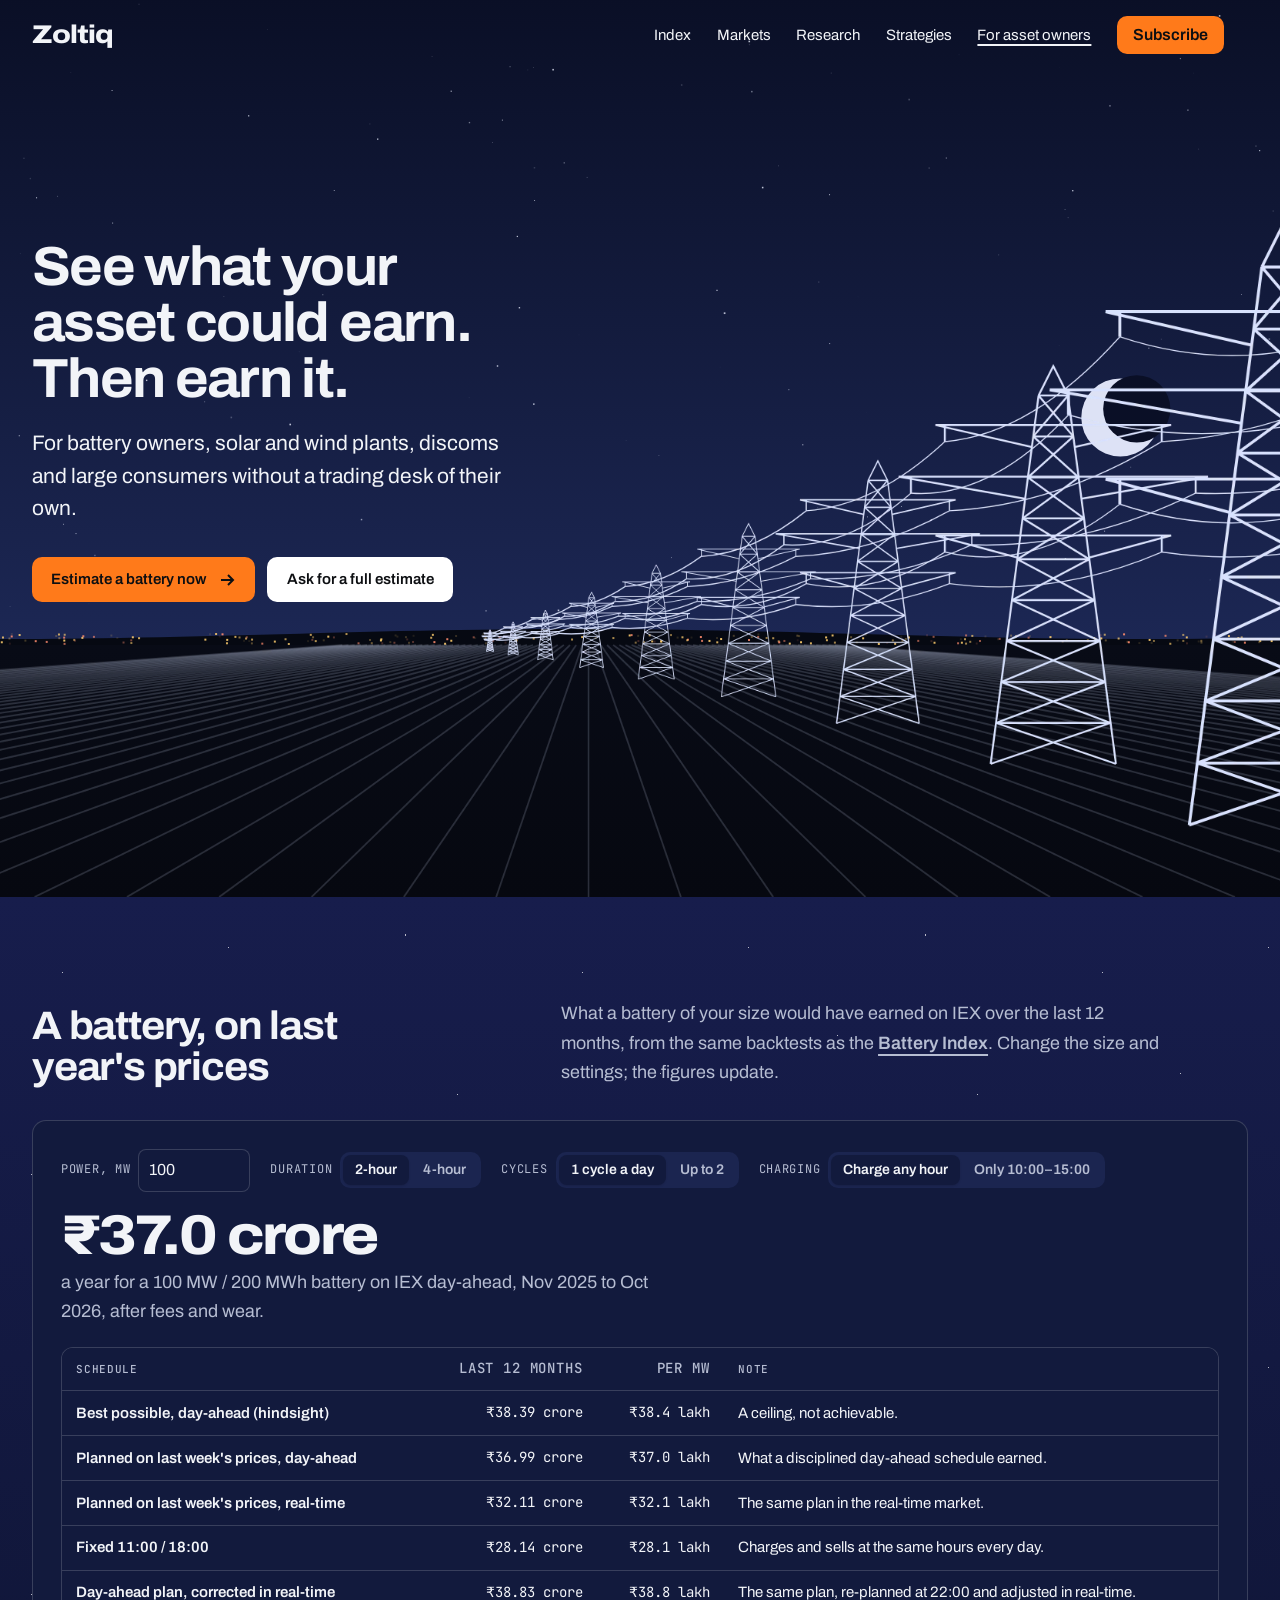
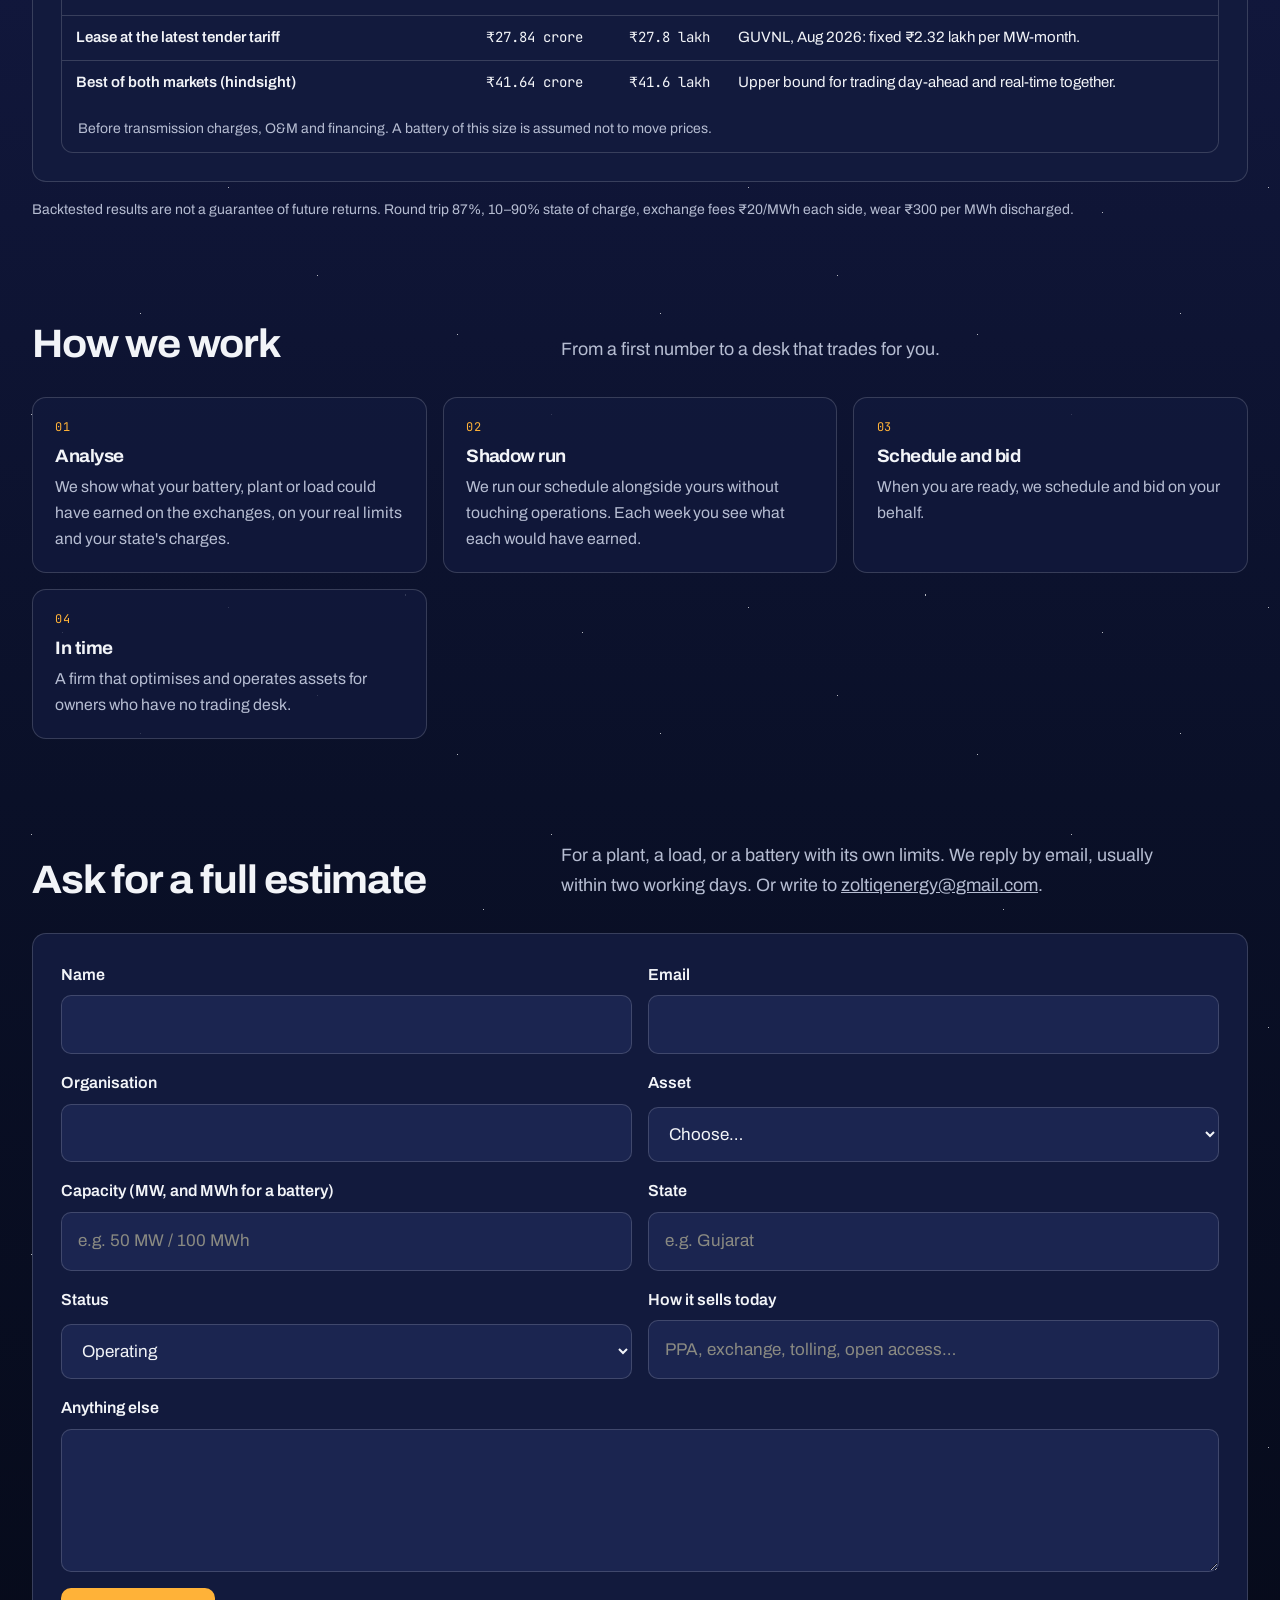
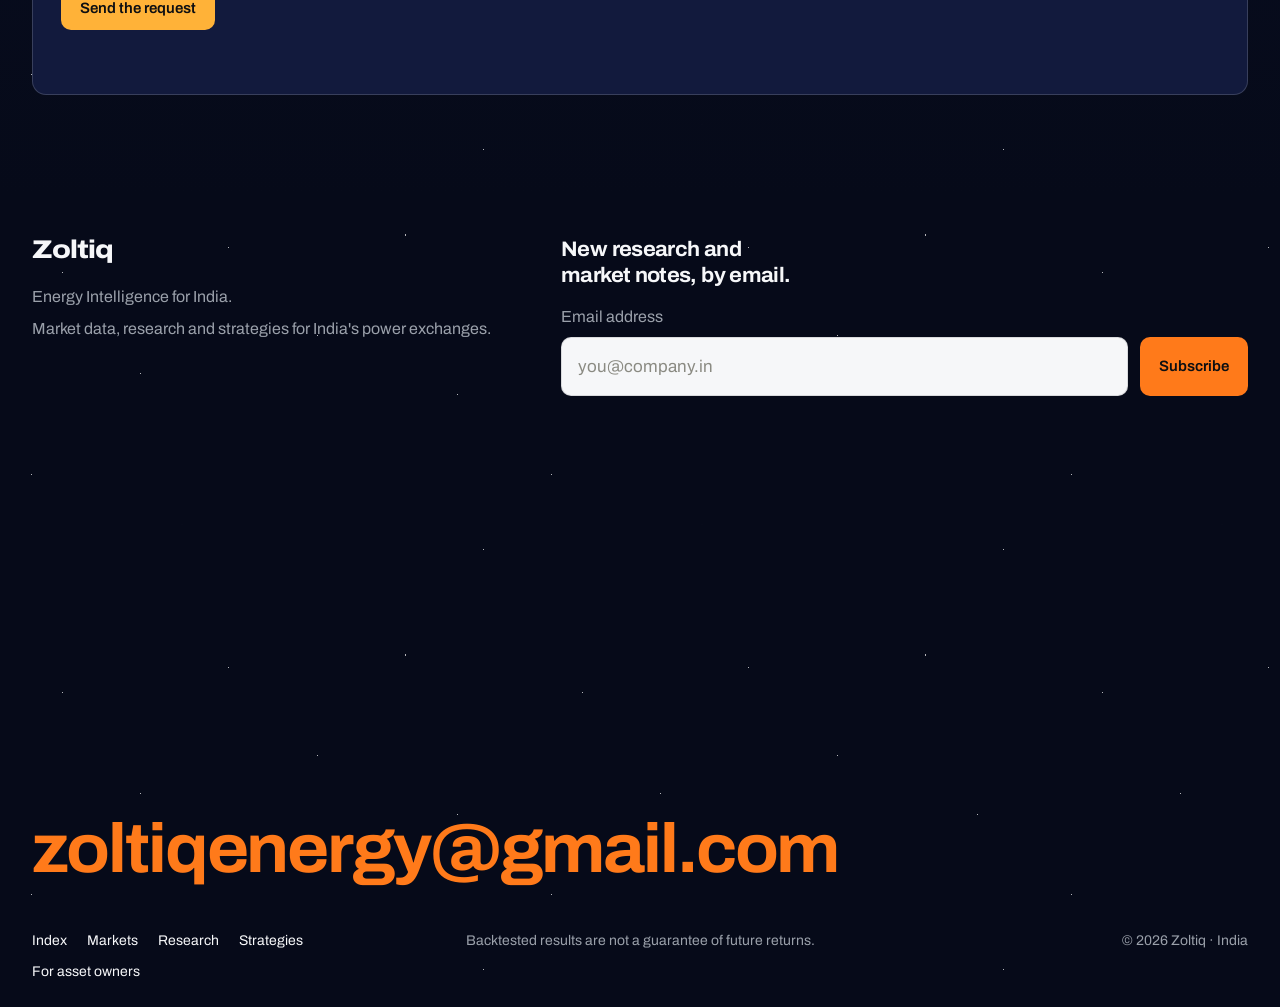
<file: asset-owners/index.html>
<!doctype html>
<html lang="en-IN">
<head>
<meta charset="utf-8">
<meta name="viewport" content="width=device-width, initial-scale=1, viewport-fit=cover">
<title>For asset owners | Zoltiq</title>
<meta name="description" content="Market data, research and strategies for India's power exchanges, and the tools to turn them into returns for your plant or battery.">
<meta name="theme-color" content="#f4f3ee">
<script>try{var t=localStorage.getItem("theme");if(t==="dark"||t==="light")document.documentElement.setAttribute("data-theme",t);}catch(e){}</script>
<link rel="icon" href="data:image/svg+xml,%3Csvg xmlns='http://www.w3.org/2000/svg' viewBox='0 0 32 32'%3E%3Crect width='32' height='32' fill='%23111'/%3E%3Ctext x='16' y='24' font-family='Georgia' font-size='22' text-anchor='middle' fill='%23ff7a1a'%3EZ%3C/text%3E%3C/svg%3E">
<link rel="preconnect" href="https://fonts.googleapis.com">
<link rel="preconnect" href="https://fonts.gstatic.com" crossorigin>
<link rel="stylesheet" href="https://fonts.googleapis.com/css2?family=Archivo:wdth,wght@100..125,400..800&family=JetBrains+Mono:wght@400;500&display=swap">
<link rel="stylesheet" href="../assets/css/site.css?v=15">
<style>
.page-hero { min-height: max(100svh, 600px); }
.page-hero .page-copy { flex: 1; display: flex; flex-direction: column; justify-content: center; padding-block: clamp(2rem, 8vh, 5rem) clamp(9rem, 22vh, 14rem); }
.page-hero h1 { font-size: clamp(2.25rem, 1.2rem + 2.8vw, 4.25rem); line-height: 1.02; max-width: 15ch; }
.page-hero .lede { margin-top: 1.25rem; max-width: 42ch; }
.page-hero .actions { display: flex; flex-wrap: wrap; gap: 0.75rem; margin-top: 2rem; }
</style>
</head>
<body class="sky-page">
<a class="skip" href="#main">Skip to content</a>

<header class="site-header">
  <div class="frame">
    <a class="brand" href="../">Zoltiq</a>
    <div class="header-tools">
      <button class="menu-btn" type="button" aria-expanded="false" aria-controls="site-nav">Menu</button>
    </div>
    <nav class="nav" id="site-nav" aria-label="Main">
      <a href="../battery-index/">Index</a>
      <a href="../markets/">Markets</a>
      <a href="../research/">Research</a>
      <a href="../strategies/">Strategies</a>
      <a href="../asset-owners/" aria-current="page">For asset owners</a>
      <a class="btn small" href="#subscribe">Subscribe</a>
    </nav>
  </div>
</header>

<main id="main">
  <section class="hero page-hero" data-hour="21.2" aria-labelledby="page-title">
    <canvas class="hero-sky" id="hero-sky" aria-hidden="true"></canvas>
    <img class="hero-slide hero-pylons day" src="../assets/img/pylons-dark.webp" width="2000" height="1170" alt="">
    <img class="hero-slide hero-pylons night" src="../assets/img/pylons-light.webp" width="2000" height="1170" alt="" style="opacity:0">
    <div class="frame page-copy">
      <h1 id="page-title">See what your asset could earn. Then earn it.</h1>
      <p class="lede">For battery owners, solar and wind plants, discoms and large consumers without a trading desk of their own.</p>
      <div class="actions">
        <a class="btn" href="#estimate">Estimate a battery now <svg viewBox="0 0 18 18" fill="none" stroke="currentColor" stroke-width="2" aria-hidden="true"><path d="M3 9h12M10 4l5 5-5 5"/></svg></a>
        <a class="btn paper" href="#request">Ask for a full estimate</a>
      </div>
    </div>
  </section>

  <div class="sky-night stars">
  <section class="page-section" id="estimate" aria-labelledby="est-title">
    <div class="frame">
      <div class="section-head">
        <h2 id="est-title">A battery, on last year's prices</h2>
        <p>What a battery of your size would have earned on IEX over the last 12 months, from the same backtests as the <a class="text-link" href="../battery-index/">Battery Index</a>. Change the size and settings; the figures update.</p>
      </div>
      <p class="panel" id="data-error" hidden>The estimate could not be loaded. Please try again later.</p>
      <div class="panel">
        <div class="controls">
          <span class="ctl"><label for="est-mw">Power, MW</label><input id="est-mw" type="number" min="1" max="5000" step="1" value="100" inputmode="numeric" class="num-input"></span>
          <span class="ctl"><span class="lbl">Duration</span><span id="est-duration"></span></span>
          <span class="ctl"><span class="lbl">Cycles</span><span id="est-cycles"></span></span>
          <span class="ctl"><span class="lbl">Charging</span><span id="est-charging"></span></span>
        </div>
        <div class="est-head"><span class="v" id="est-head">–</span><span class="n" id="est-head-note"></span></div>
        <div id="est-table"></div>
      </div>
      <p class="fine" style="margin-top:1rem">Backtested results are not a guarantee of future returns. Round trip 87%, 10–90% state of charge, exchange fees ₹20/MWh each side, wear ₹300 per MWh discharged.</p>
    </div>
  </section>

  <section class="page-section" aria-labelledby="how-title">
    <div class="frame">
      <div class="section-head">
        <h2 id="how-title">How we work</h2>
        <p>From a first number to a desk that trades for you.</p>
      </div>
      <ol class="findings">
        <li><h3>Analyse</h3><p>We show what your battery, plant or load could have earned on the exchanges, on your real limits and your state's charges.</p></li>
        <li><h3>Shadow run</h3><p>We run our schedule alongside yours without touching operations. Each week you see what each would have earned.</p></li>
        <li><h3>Schedule and bid</h3><p>When you are ready, we schedule and bid on your behalf.</p></li>
        <li><h3>In time</h3><p>A firm that optimises and operates assets for owners who have no trading desk.</p></li>
      </ol>
    </div>
  </section>

  <section class="page-section" id="request" aria-labelledby="req-title">
    <div class="frame">
      <div class="section-head">
        <h2 id="req-title">Ask for a full estimate</h2>
        <p>For a plant, a load, or a battery with its own limits. We reply by email, usually within two working days. Or write to <a data-contact-email href="mailto:zoltiqenergy@gmail.com">zoltiqenergy@gmail.com</a>.</p>
      </div>
      <form class="panel form-grid" data-form="Estimate request" data-success="Thank you. We'll reply by email, usually within two working days.">
        <div class="field-input"><label for="f-name">Name</label><input id="f-name" name="name" autocomplete="name" required></div>
        <div class="field-input"><label for="f-email">Email</label><input id="f-email" name="email" type="email" autocomplete="email" required></div>
        <div class="field-input"><label for="f-org">Organisation</label><input id="f-org" name="organisation" autocomplete="organization"></div>
        <div class="field-input"><label for="f-type">Asset</label>
          <select id="f-type" name="asset" required><option value="">Choose…</option><option>Battery storage</option><option>Solar</option><option>Wind</option><option>Hybrid or round-the-clock</option><option>Discom or large consumer</option><option>Other</option></select></div>
        <div class="field-input"><label for="f-cap">Capacity (MW, and MWh for a battery)</label><input id="f-cap" name="capacity" placeholder="e.g. 50 MW / 100 MWh"></div>
        <div class="field-input"><label for="f-state">State</label><input id="f-state" name="state" placeholder="e.g. Gujarat"></div>
        <div class="field-input"><label for="f-status">Status</label>
          <select id="f-status" name="status"><option>Operating</option><option>Under construction</option><option>Planned</option></select></div>
        <div class="field-input"><label for="f-contract">How it sells today</label><input id="f-contract" name="contract" placeholder="PPA, exchange, tolling, open access…"></div>
        <div class="field-input full"><label for="f-msg">Anything else</label><textarea id="f-msg" name="message" rows="4"></textarea></div>
        <input type="text" name="_honey" tabindex="-1" autocomplete="off" aria-hidden="true" style="position:absolute;left:-10000px">
        <div class="full"><button class="btn" type="submit">Send the request</button><p class="form-status" role="status" aria-live="polite"></p></div>
      </form>
    </div>
  </section>
  </div>
</main>

<footer class="site-footer stars" id="subscribe">
  <div class="frame">
    <div class="footer-top">
      <div>
        <a class="brand" href="../">Zoltiq</a>
        <div class="footer-notes">
          <p>Energy Intelligence for India.</p>
          <p>Market data, research and strategies for India's power exchanges.</p>
        </div>
      </div>
      <form class="subscribe" data-form="Newsletter signup" data-success="You're subscribed. Watch your inbox for the next note.">
        <h2>New research and market notes, by email.</h2>
        <div class="field-input">
          <label for="sub-email">Email address</label>
          <div class="subscribe-row">
            <input id="sub-email" name="email" type="email" autocomplete="email" required placeholder="you@company.in">
            <button class="btn" type="submit">Subscribe</button>
          </div>
        </div>
        <input type="text" name="_honey" tabindex="-1" autocomplete="off" aria-hidden="true" style="position:absolute;left:-10000px">
        <p class="form-status" role="status" aria-live="polite"></p>
      </form>
    </div>
    <a class="footer-mail" data-contact-email data-keep-text href="mailto:zoltiqenergy@gmail.com">zoltiqenergy<wbr>@gmail.com</a>
    <div class="footer-meta">
      <nav aria-label="Footer">
        <a href="../battery-index/">Index</a><a href="../markets/">Markets</a><a href="../research/">Research</a><a href="../strategies/">Strategies</a><a href="../asset-owners/">For asset owners</a>
      </nav>
      <p>Backtested results are not a guarantee of future returns.</p>
      <p>© 2026 Zoltiq · India</p>
    </div>
  </div>
</footer>

<script src="../assets/js/site.js?v=15"></script>
<script src="../assets/js/charts.js?v=15"></script>
<script src="../assets/js/hero.js?v=15"></script>
<script src="../assets/js/owners-page.js?v=15"></script>
</body>
</html>
</file>
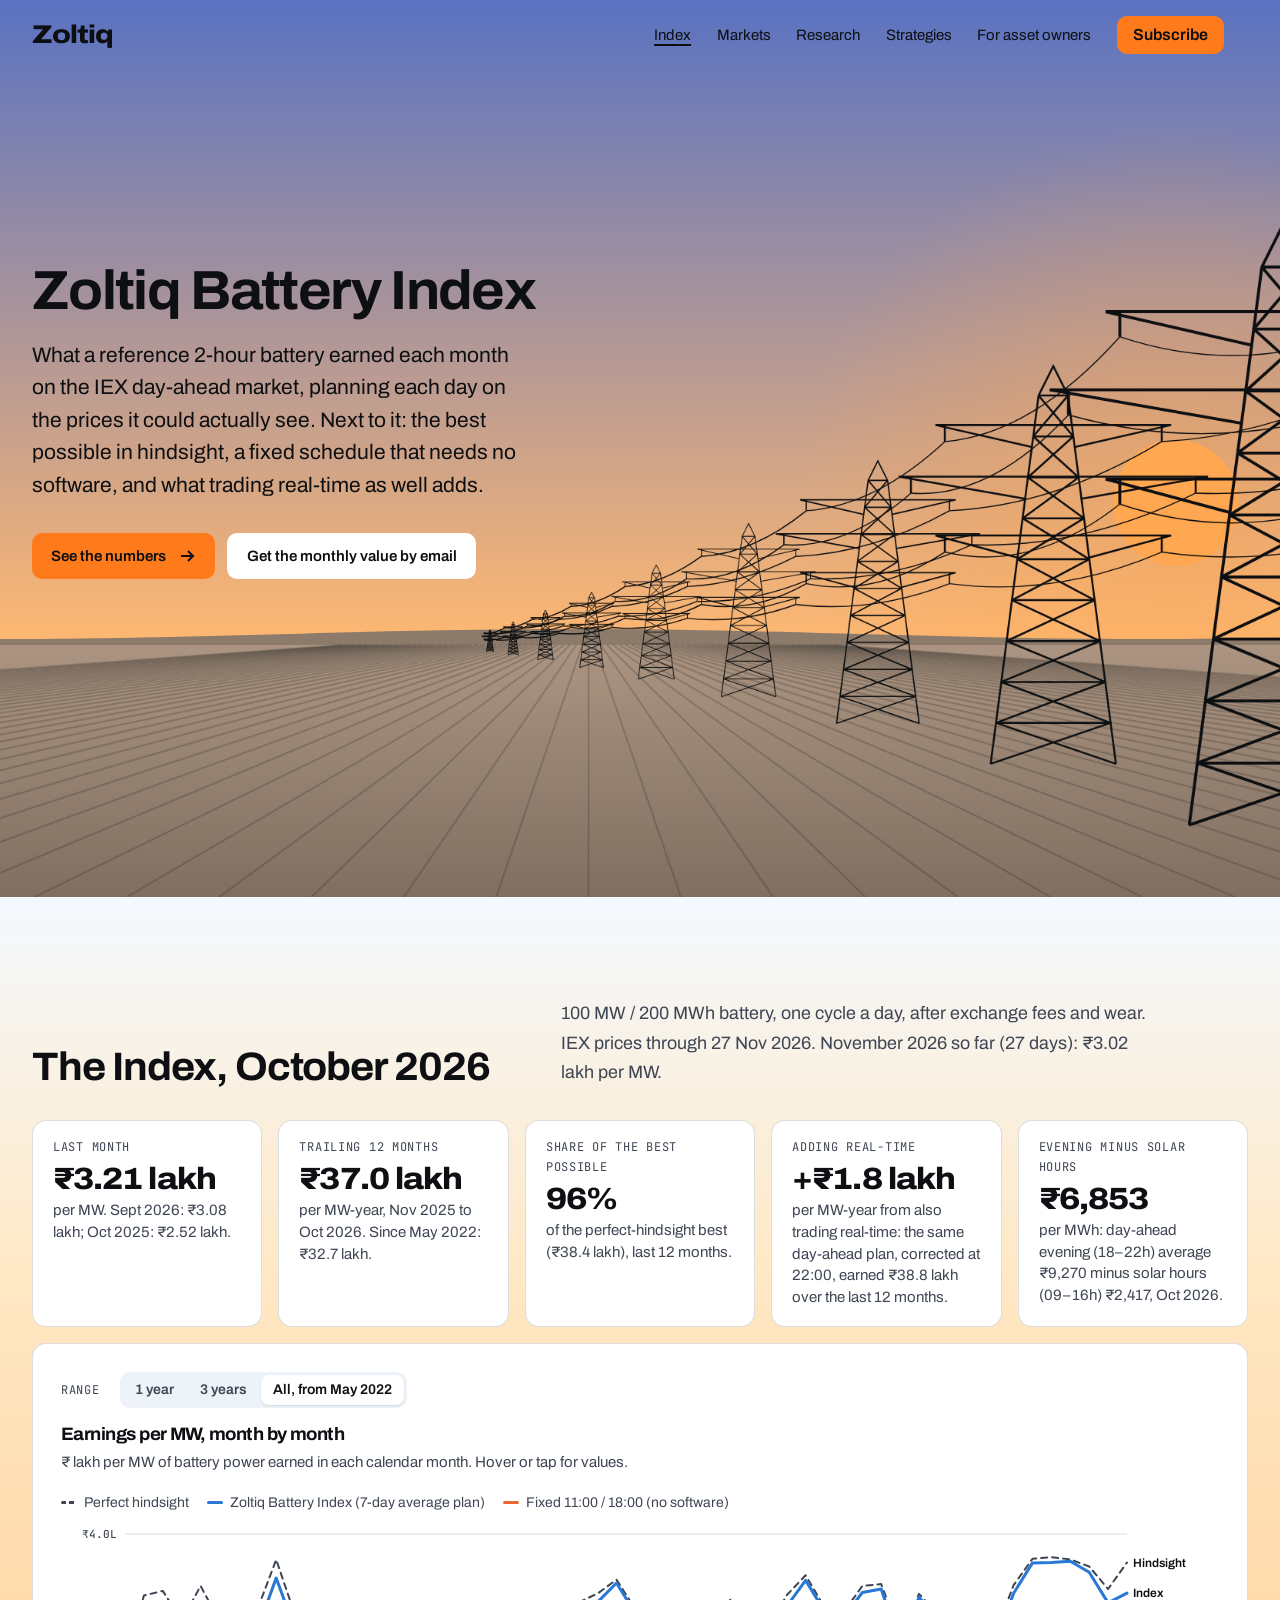
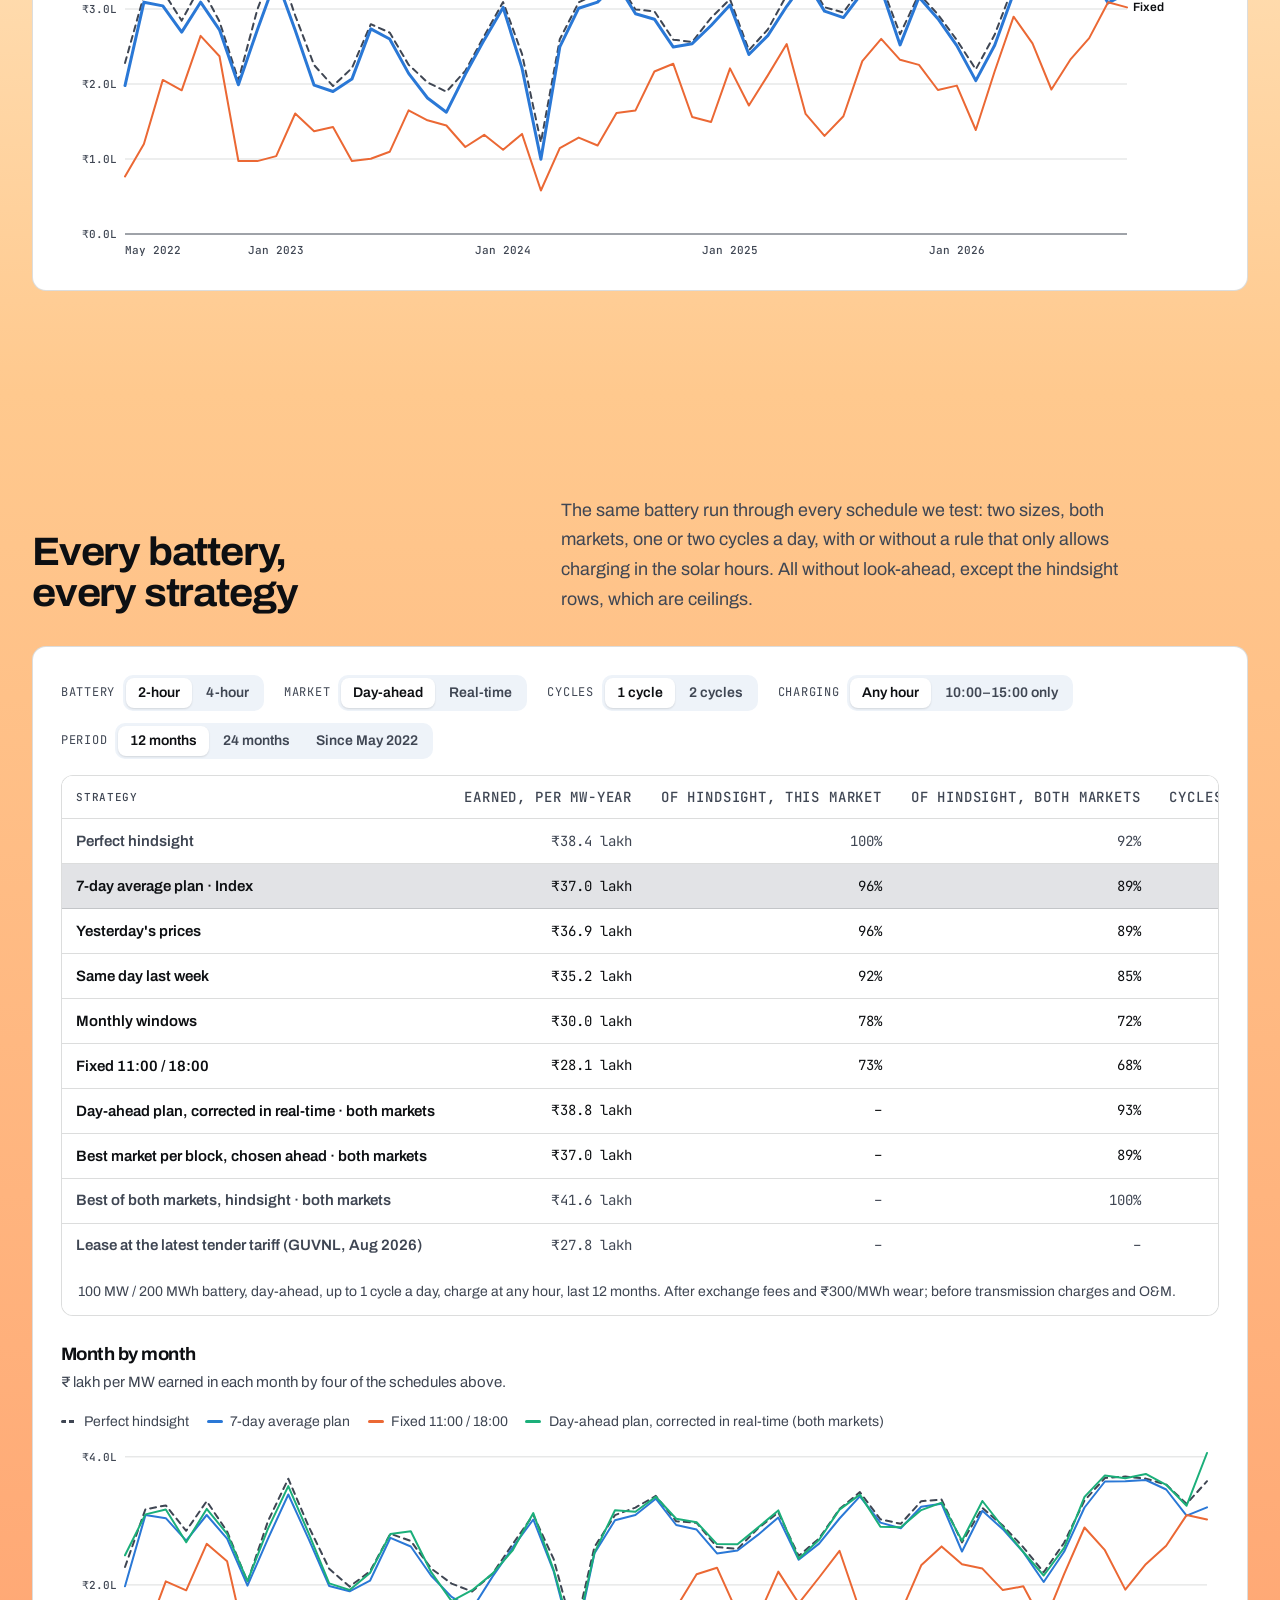
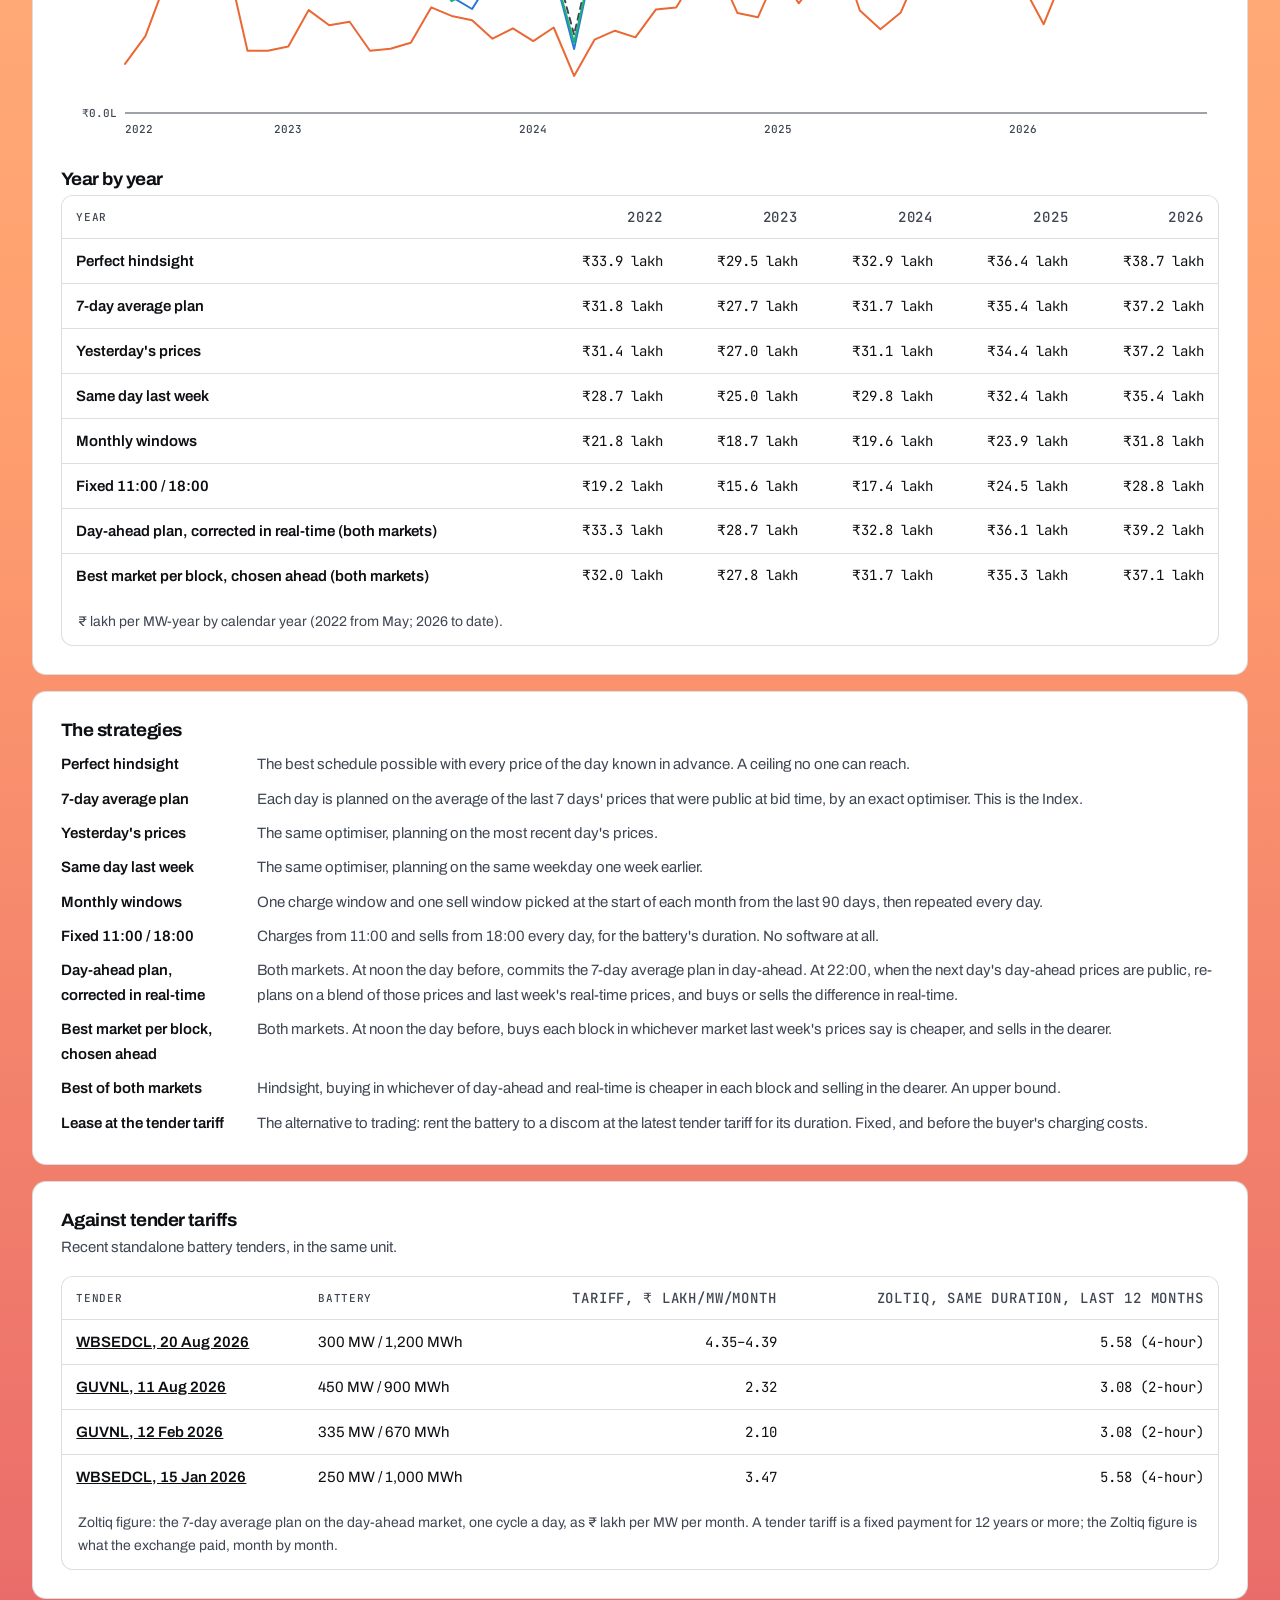
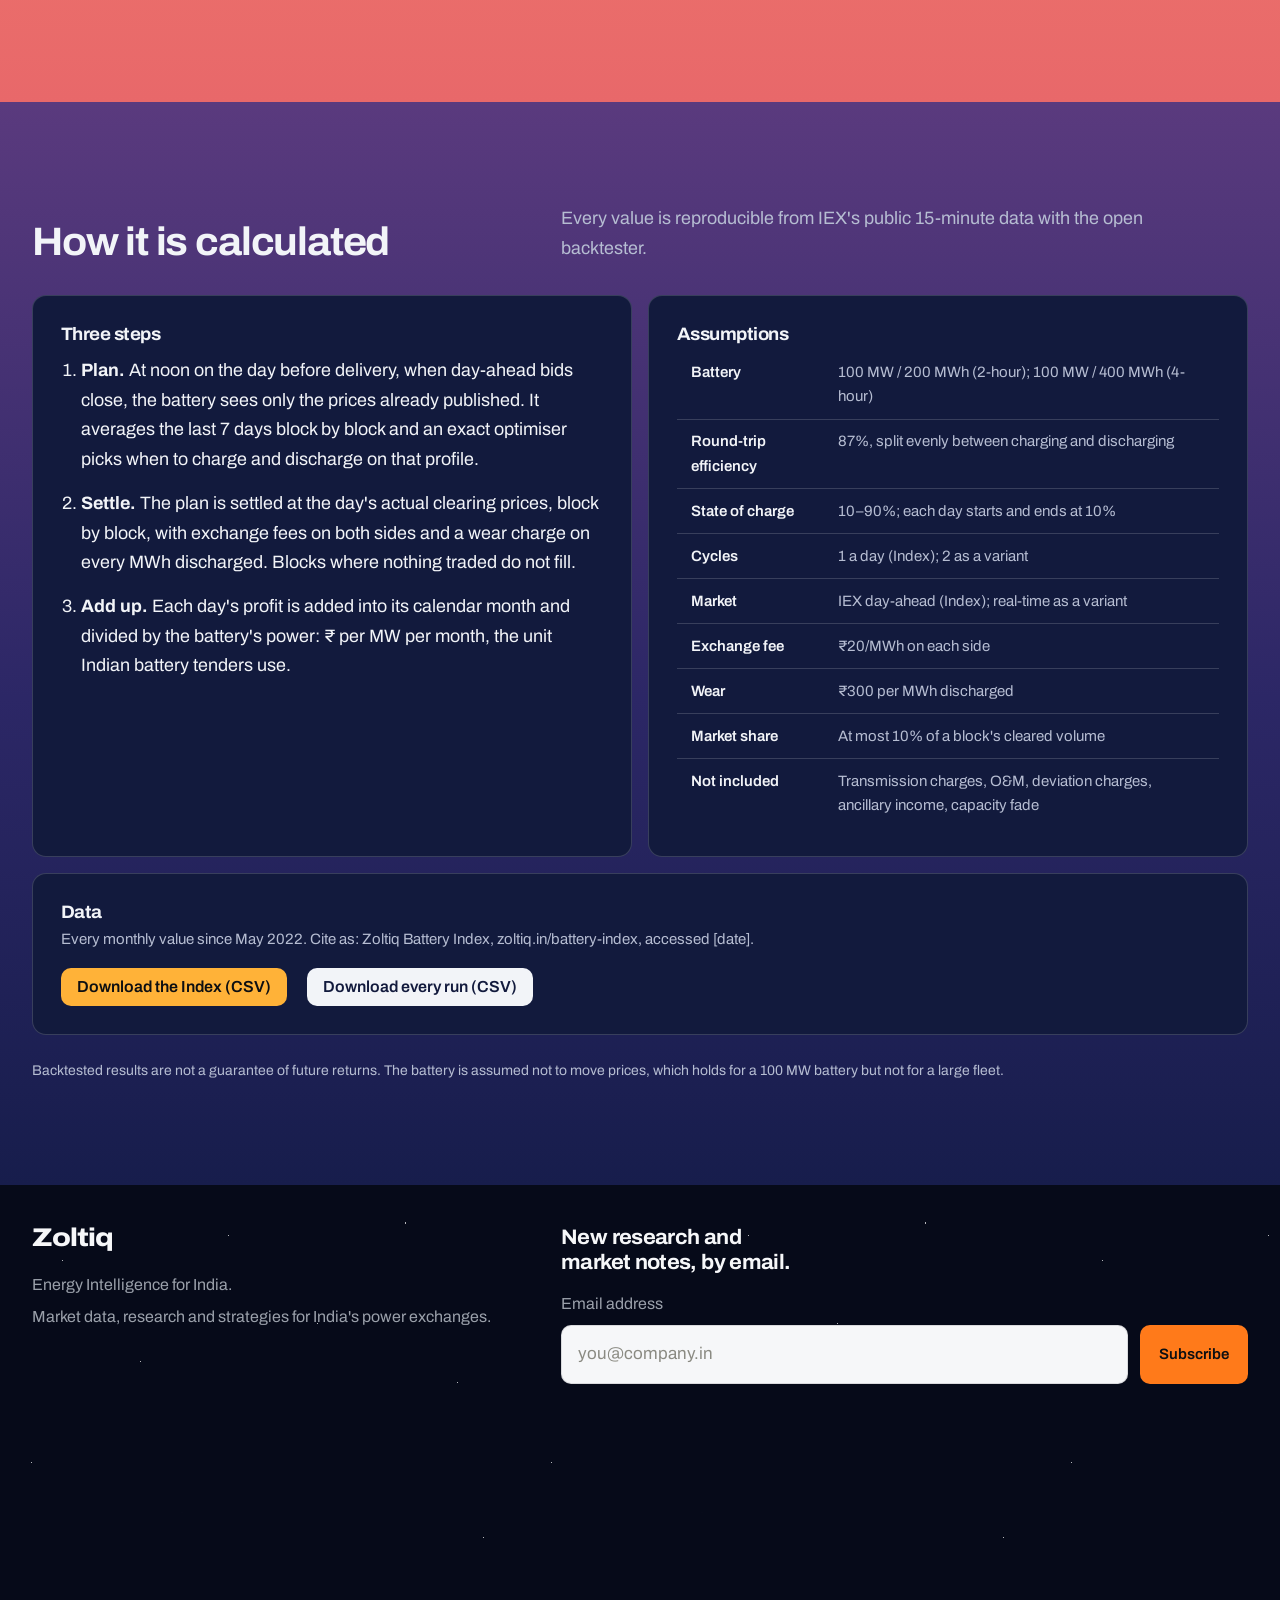
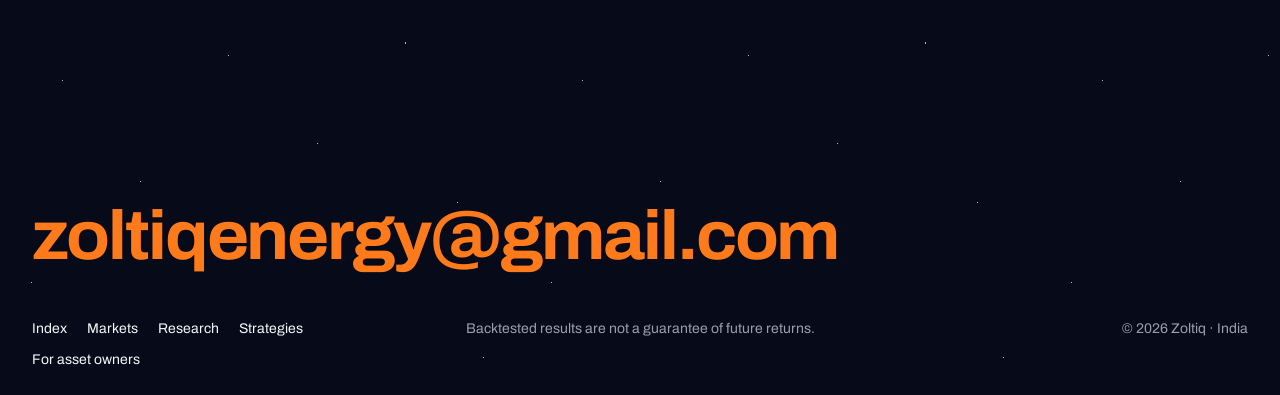
<file: battery-index/index.html>
<!doctype html>
<html lang="en-IN">
<head>
<meta charset="utf-8">
<meta name="viewport" content="width=device-width, initial-scale=1, viewport-fit=cover">
<title>Zoltiq Battery Index | Zoltiq</title>
<meta name="description" content="Market data, research and strategies for India's power exchanges, and the tools to turn them into returns for your plant or battery.">
<meta name="theme-color" content="#f4f3ee">
<script>try{var t=localStorage.getItem("theme");if(t==="dark"||t==="light")document.documentElement.setAttribute("data-theme",t);}catch(e){}</script>
<link rel="icon" href="data:image/svg+xml,%3Csvg xmlns='http://www.w3.org/2000/svg' viewBox='0 0 32 32'%3E%3Crect width='32' height='32' fill='%23111'/%3E%3Ctext x='16' y='24' font-family='Georgia' font-size='22' text-anchor='middle' fill='%23ff7a1a'%3EZ%3C/text%3E%3C/svg%3E">
<link rel="preconnect" href="https://fonts.googleapis.com">
<link rel="preconnect" href="https://fonts.gstatic.com" crossorigin>
<link rel="stylesheet" href="https://fonts.googleapis.com/css2?family=Archivo:wdth,wght@100..125,400..800&family=JetBrains+Mono:wght@400;500&display=swap">
<link rel="stylesheet" href="../assets/css/site.css?v=15">
<style>
.page-hero { min-height: max(100svh, 600px); }
.page-hero .page-copy { flex: 1; display: flex; flex-direction: column; justify-content: center; padding-block: clamp(2rem, 8vh, 5rem) clamp(9rem, 22vh, 14rem); }
.page-hero h1 { font-size: clamp(2.25rem, 1.2rem + 2.8vw, 4.25rem); line-height: 1.02; max-width: 15ch; }
.page-hero .lede { margin-top: 1.25rem; max-width: 42ch; }
.page-hero .actions { display: flex; flex-wrap: wrap; gap: 0.75rem; margin-top: 2rem; }
</style>
</head>
<body class="sky-page">
<a class="skip" href="#main">Skip to content</a>

<header class="site-header">
  <div class="frame">
    <a class="brand" href="../">Zoltiq</a>
    <div class="header-tools">
      <button class="menu-btn" type="button" aria-expanded="false" aria-controls="site-nav">Menu</button>
    </div>
    <nav class="nav" id="site-nav" aria-label="Main">
      <a href="../battery-index/" aria-current="page">Index</a>
      <a href="../markets/">Markets</a>
      <a href="../research/">Research</a>
      <a href="../strategies/">Strategies</a>
      <a href="../asset-owners/">For asset owners</a>
      <a class="btn small" href="#subscribe">Subscribe</a>
    </nav>
  </div>
</header>

<main id="main">
  <section class="hero page-hero" data-hour="16.9" aria-labelledby="page-title">
    <canvas class="hero-sky" id="hero-sky" aria-hidden="true"></canvas>
    <img class="hero-slide hero-pylons day" src="../assets/img/pylons-dark.webp" width="2000" height="1170" alt="">
    <img class="hero-slide hero-pylons night" src="../assets/img/pylons-light.webp" width="2000" height="1170" alt="" style="opacity:0">
    <div class="frame page-copy">
      <h1 id="page-title">Zoltiq Battery Index</h1>
      <p class="lede">What a reference 2-hour battery earned each month on the IEX day-ahead market, planning each day on the prices it could actually see. Next to it: the best possible in hindsight, a fixed schedule that needs no software, and what trading real-time as well adds.</p>
      <div class="actions">
        <a class="btn" href="#headline">See the numbers <svg viewBox="0 0 18 18" fill="none" stroke="currentColor" stroke-width="2" aria-hidden="true"><path d="M3 9h12M10 4l5 5-5 5"/></svg></a>
        <a class="btn paper" href="#subscribe">Get the monthly value by email</a>
      </div>
    </div>
  </section>

  <div class="sky-golden">
  <section class="page-section" id="headline" aria-labelledby="hl-title">
    <div class="frame">
      <div class="section-head">
        <h2 id="hl-title">The Index, <span id="hl-month">last month</span></h2>
        <p>100 MW / 200 MWh battery, one cycle a day, after exchange fees and wear. IEX prices through <span data-through>the latest day</span>. <span id="hl-mtd"></span></p>
      </div>
      <p class="panel" id="index-error" hidden>The Index data could not be loaded. Please try again later.</p>
      <div class="stats">
        <div class="stat"><span class="k">Last month</span><span class="v" id="hl-value">–</span><span class="n" id="hl-note"></span></div>
        <div class="stat"><span class="k">Trailing 12 months</span><span class="v" id="hl-12m">–</span><span class="n" id="hl-12m-note"></span></div>
        <div class="stat"><span class="k">Share of the best possible</span><span class="v" id="hl-capture">–</span><span class="n" id="hl-capture-note"></span></div>
        <div class="stat"><span class="k">Adding real-time</span><span class="v" id="hl-simple">–</span><span class="n" id="hl-simple-note"></span></div>
        <div class="stat"><span class="k">Evening minus solar hours</span><span class="v" id="hl-spread">–</span><span class="n" id="hl-spread-note"></span></div>
      </div>
      <div class="panel" style="margin-top:16px">
        <div class="controls"><span class="lbl">Range</span><div id="index-range"></div></div>
        <h3>Earnings per MW, month by month</h3>
        <p class="sub">₹ lakh per MW of battery power earned in each calendar month. Hover or tap for values.</p>
        <div id="index-chart"></div>
      </div>
    </div>
  </section>
  </div>

  <div class="sky-sunset">
  <section class="page-section" aria-labelledby="ex-title">
    <div class="frame">
      <div class="section-head">
        <h2 id="ex-title">Every battery, every strategy</h2>
        <p>The same battery run through every schedule we test: two sizes, both markets, one or two cycles a day, with or without a rule that only allows charging in the solar hours. All without look-ahead, except the hindsight rows, which are ceilings.</p>
      </div>
      <div class="panel">
        <div class="controls">
          <span class="ctl"><span class="lbl">Battery</span><span id="ex-duration"></span></span>
          <span class="ctl"><span class="lbl">Market</span><span id="ex-market"></span></span>
          <span class="ctl"><span class="lbl">Cycles</span><span id="ex-cycles"></span></span>
          <span class="ctl"><span class="lbl">Charging</span><span id="ex-charging"></span></span>
          <span class="ctl"><span class="lbl">Period</span><span id="ex-window"></span></span>
        </div>
        <div id="explorer-table"></div>
        <h3 style="margin-top:1.75rem">Month by month</h3>
        <p class="sub">₹ lakh per MW earned in each month by four of the schedules above.</p>
        <div id="explorer-chart"></div>
        <h3 style="margin-top:1.75rem">Year by year</h3>
        <div id="explorer-years"></div>
      </div>
      <div class="panel-grid" style="margin-top:16px">
        <div class="panel">
          <h3>The strategies</h3>
          <dl class="defs">
            <dt>Perfect hindsight</dt><dd>The best schedule possible with every price of the day known in advance. A ceiling no one can reach.</dd>
            <dt>7-day average plan</dt><dd>Each day is planned on the average of the last 7 days' prices that were public at bid time, by an exact optimiser. This is the Index.</dd>
            <dt>Yesterday's prices</dt><dd>The same optimiser, planning on the most recent day's prices.</dd>
            <dt>Same day last week</dt><dd>The same optimiser, planning on the same weekday one week earlier.</dd>
            <dt>Monthly windows</dt><dd>One charge window and one sell window picked at the start of each month from the last 90 days, then repeated every day.</dd>
            <dt>Fixed 11:00 / 18:00</dt><dd>Charges from 11:00 and sells from 18:00 every day, for the battery's duration. No software at all.</dd>
            <dt>Day-ahead plan, corrected in real-time</dt><dd>Both markets. At noon the day before, commits the 7-day average plan in day-ahead. At 22:00, when the next day's day-ahead prices are public, re-plans on a blend of those prices and last week's real-time prices, and buys or sells the difference in real-time.</dd>
            <dt>Best market per block, chosen ahead</dt><dd>Both markets. At noon the day before, buys each block in whichever market last week's prices say is cheaper, and sells in the dearer.</dd>
            <dt>Best of both markets</dt><dd>Hindsight, buying in whichever of day-ahead and real-time is cheaper in each block and selling in the dearer. An upper bound.</dd>
            <dt>Lease at the tender tariff</dt><dd>The alternative to trading: rent the battery to a discom at the latest tender tariff for its duration. Fixed, and before the buyer's charging costs.</dd>
          </dl>
        </div>
        <div class="panel">
          <h3>Against tender tariffs</h3>
          <p class="sub">Recent standalone battery tenders, in the same unit.</p>
          <div id="tender-table"></div>
        </div>
      </div>
    </div>
  </section>
  </div>

  <div class="sky-dusk">
  <section class="page-section" aria-labelledby="method-title">
    <div class="frame">
      <div class="section-head">
        <h2 id="method-title">How it is calculated</h2>
        <p>Every value is reproducible from IEX's public 15-minute data with the open backtester.</p>
      </div>
      <div class="panel-grid two">
        <div class="panel">
          <h3>Three steps</h3>
          <ol class="steps">
            <li><b>Plan.</b> At noon on the day before delivery, when day-ahead bids close, the battery sees only the prices already published. It averages the last 7 days block by block and an exact optimiser picks when to charge and discharge on that profile.</li>
            <li><b>Settle.</b> The plan is settled at the day's actual clearing prices, block by block, with exchange fees on both sides and a wear charge on every MWh discharged. Blocks where nothing traded do not fill.</li>
            <li><b>Add up.</b> Each day's profit is added into its calendar month and divided by the battery's power: ₹ per MW per month, the unit Indian battery tenders use.</li>
          </ol>
        </div>
        <div class="panel">
          <h3>Assumptions</h3>
          <table class="data-table plain">
            <tbody>
              <tr><th scope="row">Battery</th><td>100 MW / 200 MWh (2-hour); 100 MW / 400 MWh (4-hour)</td></tr>
              <tr><th scope="row">Round-trip efficiency</th><td>87%, split evenly between charging and discharging</td></tr>
              <tr><th scope="row">State of charge</th><td>10–90%; each day starts and ends at 10%</td></tr>
              <tr><th scope="row">Cycles</th><td>1 a day (Index); 2 as a variant</td></tr>
              <tr><th scope="row">Market</th><td>IEX day-ahead (Index); real-time as a variant</td></tr>
              <tr><th scope="row">Exchange fee</th><td>₹20/MWh on each side</td></tr>
              <tr><th scope="row">Wear</th><td>₹300 per MWh discharged</td></tr>
              <tr><th scope="row">Market share</th><td>At most 10% of a block's cleared volume</td></tr>
              <tr><th scope="row">Not included</th><td>Transmission charges, O&amp;M, deviation charges, ancillary income, capacity fade</td></tr>
            </tbody>
          </table>
        </div>
      </div>
      <div class="panel" style="margin-top:16px">
        <h3>Data</h3>
        <p class="sub">Every monthly value since May 2022. Cite as: Zoltiq Battery Index, zoltiq.in/battery-index, accessed [date].</p>
        <div class="controls" style="margin:0">
          <button class="btn small" type="button" id="csv-index">Download the Index (CSV)</button>
          <button class="btn small ink" type="button" id="csv-all">Download every run (CSV)</button>
        </div>
      </div>
      <p class="fine" style="margin-top:1.5rem">Backtested results are not a guarantee of future returns. The battery is assumed not to move prices, which holds for a 100 MW battery but not for a large fleet.</p>
    </div>
  </section>
  </div>
</main>

<footer class="site-footer stars" id="subscribe">
  <div class="frame">
    <div class="footer-top">
      <div>
        <a class="brand" href="../">Zoltiq</a>
        <div class="footer-notes">
          <p>Energy Intelligence for India.</p>
          <p>Market data, research and strategies for India's power exchanges.</p>
        </div>
      </div>
      <form class="subscribe" data-form="Newsletter signup" data-success="You're subscribed. Watch your inbox for the next note.">
        <h2>New research and market notes, by email.</h2>
        <div class="field-input">
          <label for="sub-email">Email address</label>
          <div class="subscribe-row">
            <input id="sub-email" name="email" type="email" autocomplete="email" required placeholder="you@company.in">
            <button class="btn" type="submit">Subscribe</button>
          </div>
        </div>
        <input type="text" name="_honey" tabindex="-1" autocomplete="off" aria-hidden="true" style="position:absolute;left:-10000px">
        <p class="form-status" role="status" aria-live="polite"></p>
      </form>
    </div>
    <a class="footer-mail" data-contact-email data-keep-text href="mailto:zoltiqenergy@gmail.com">zoltiqenergy<wbr>@gmail.com</a>
    <div class="footer-meta">
      <nav aria-label="Footer">
        <a href="../battery-index/">Index</a><a href="../markets/">Markets</a><a href="../research/">Research</a><a href="../strategies/">Strategies</a><a href="../asset-owners/">For asset owners</a>
      </nav>
      <p>Backtested results are not a guarantee of future returns.</p>
      <p>© 2026 Zoltiq · India</p>
    </div>
  </div>
</footer>

<script src="../assets/js/site.js?v=15"></script>
<script src="../assets/js/charts.js?v=15"></script>
<script src="../assets/js/hero.js?v=15"></script>
<script src="../assets/js/index-page.js?v=15"></script>
</body>
</html>
</file>
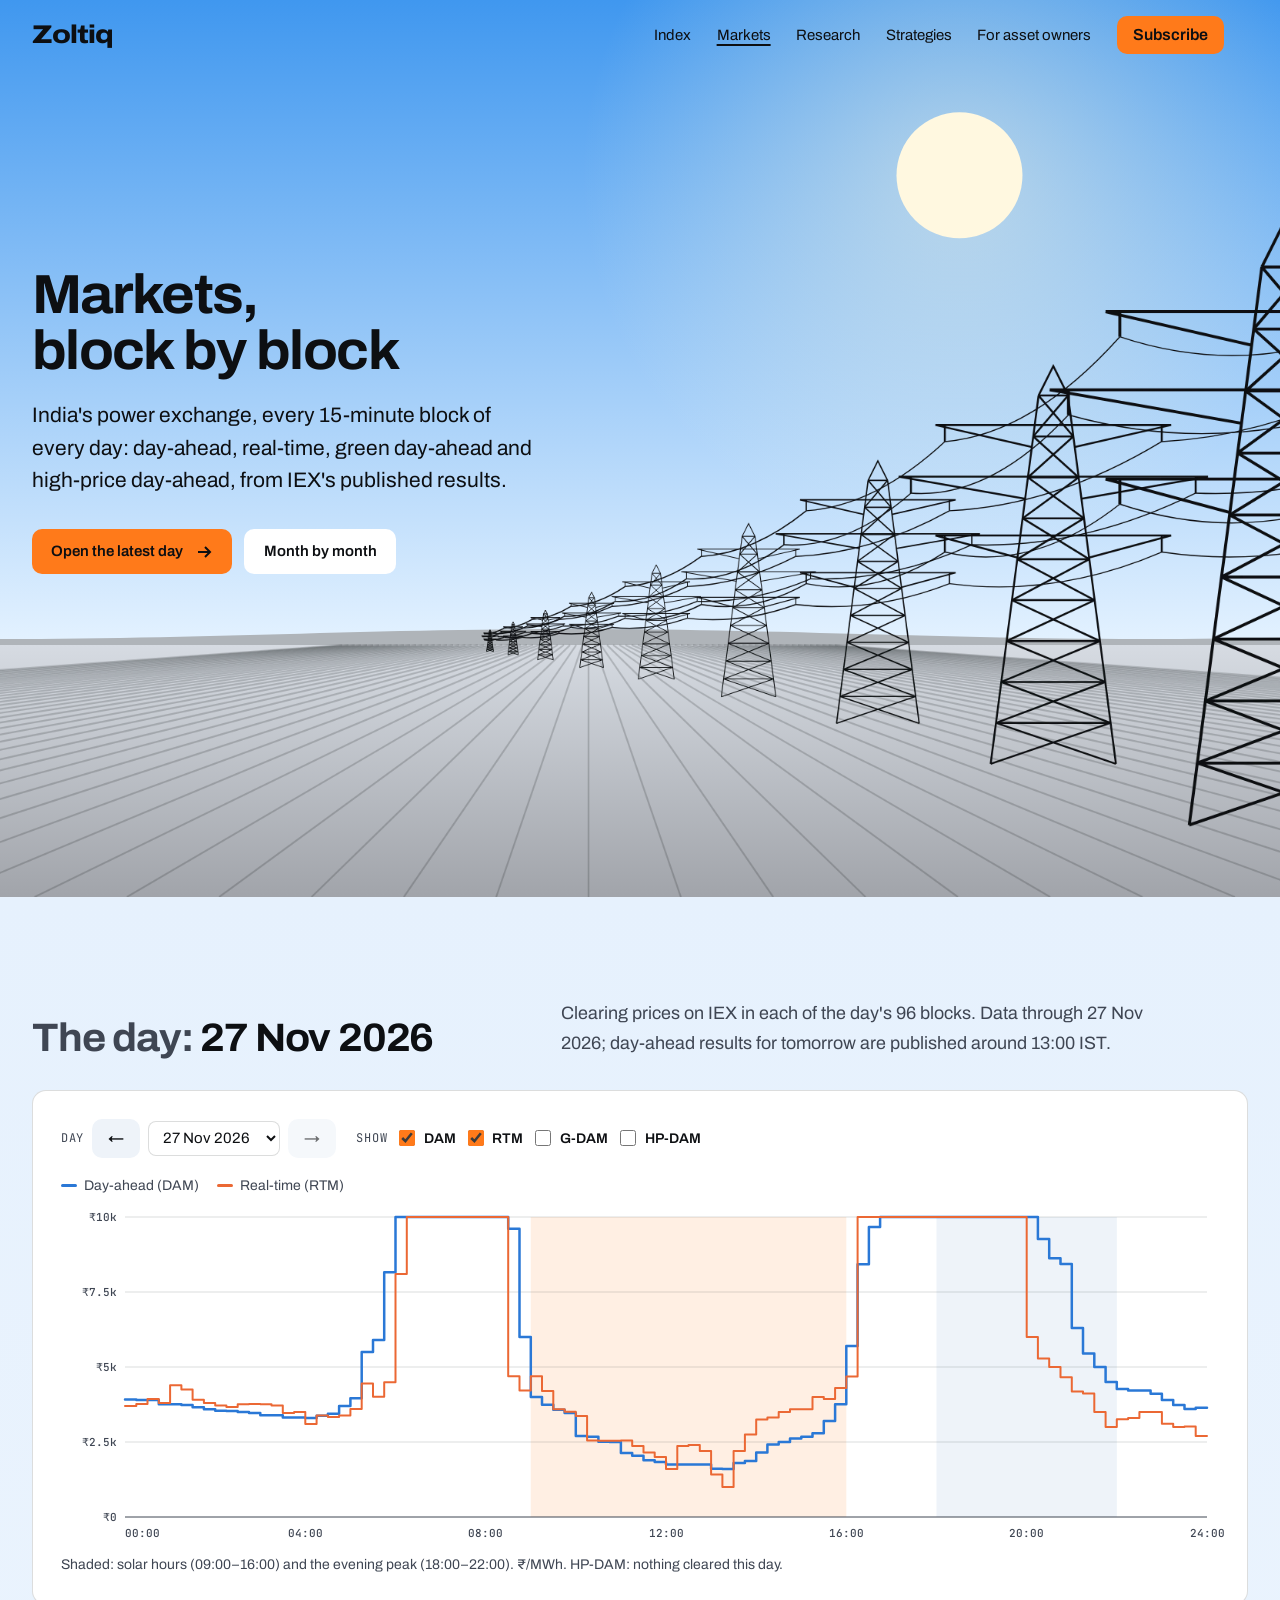
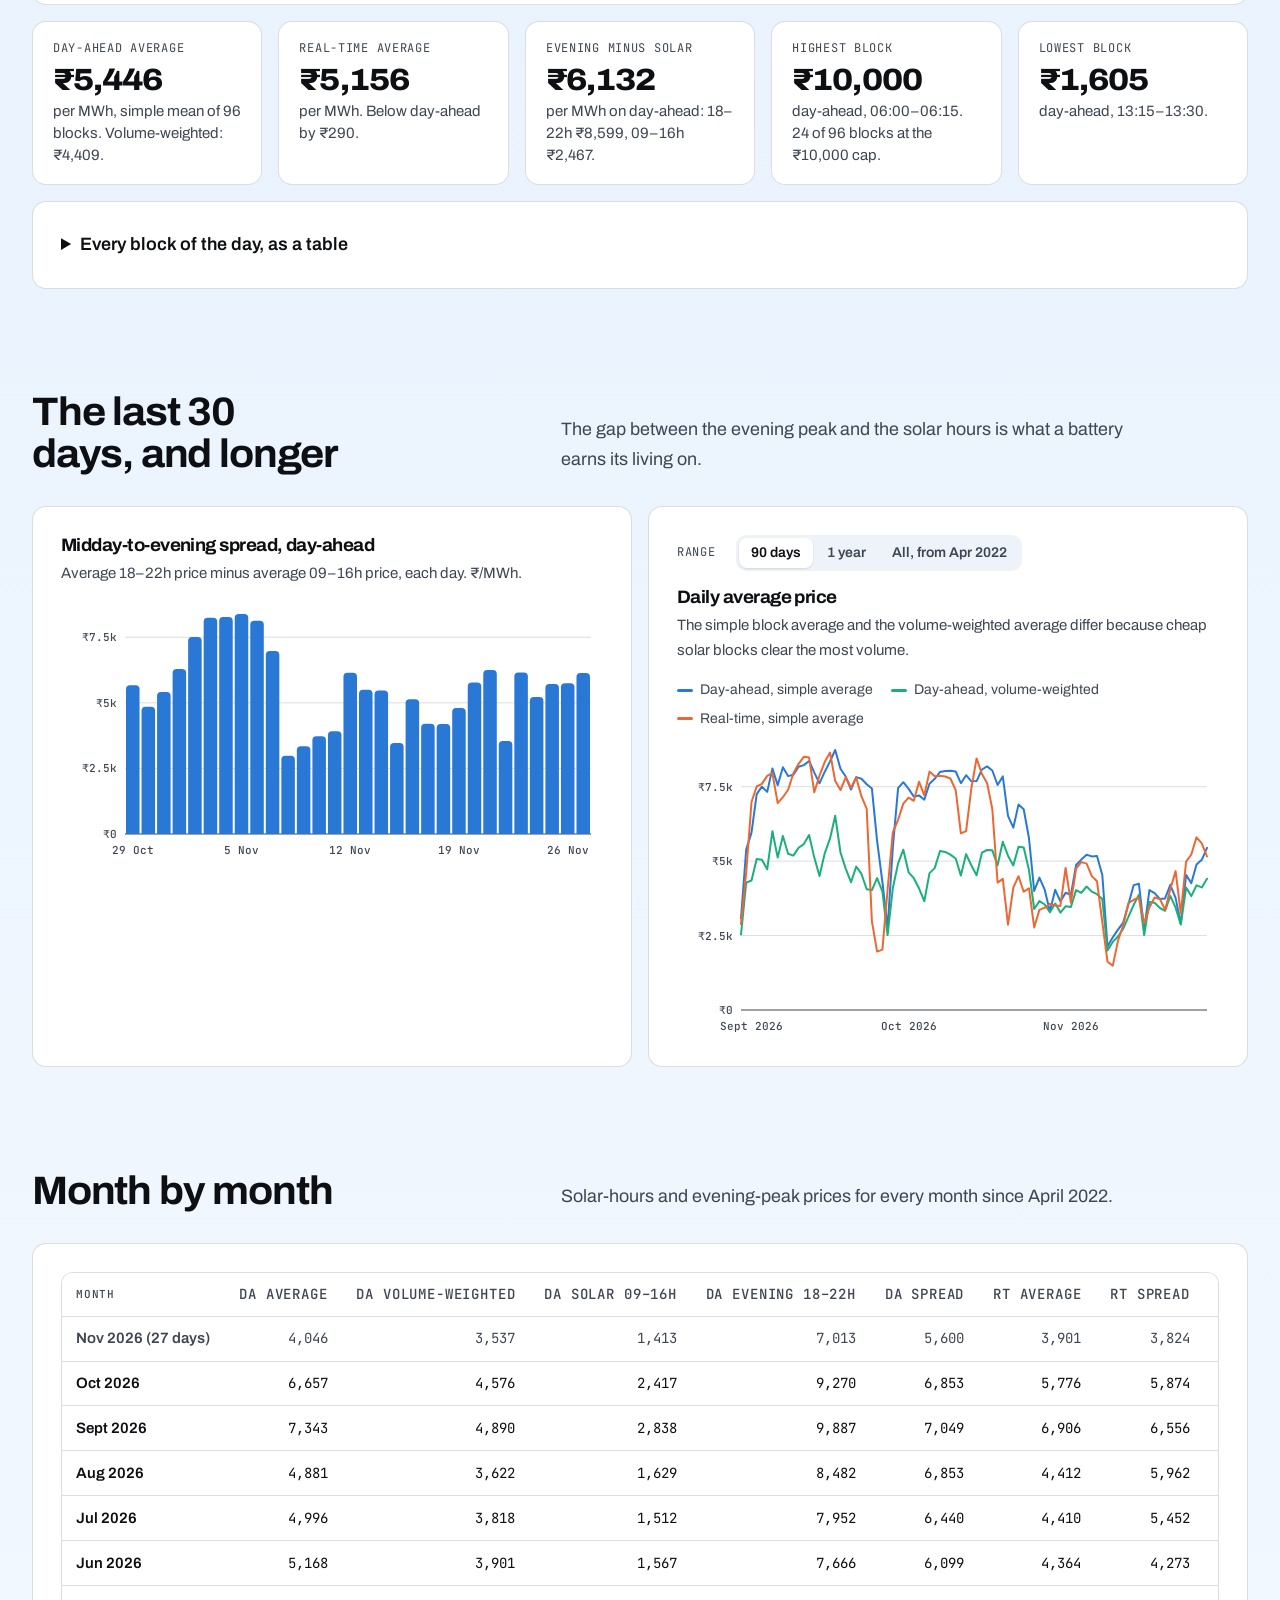
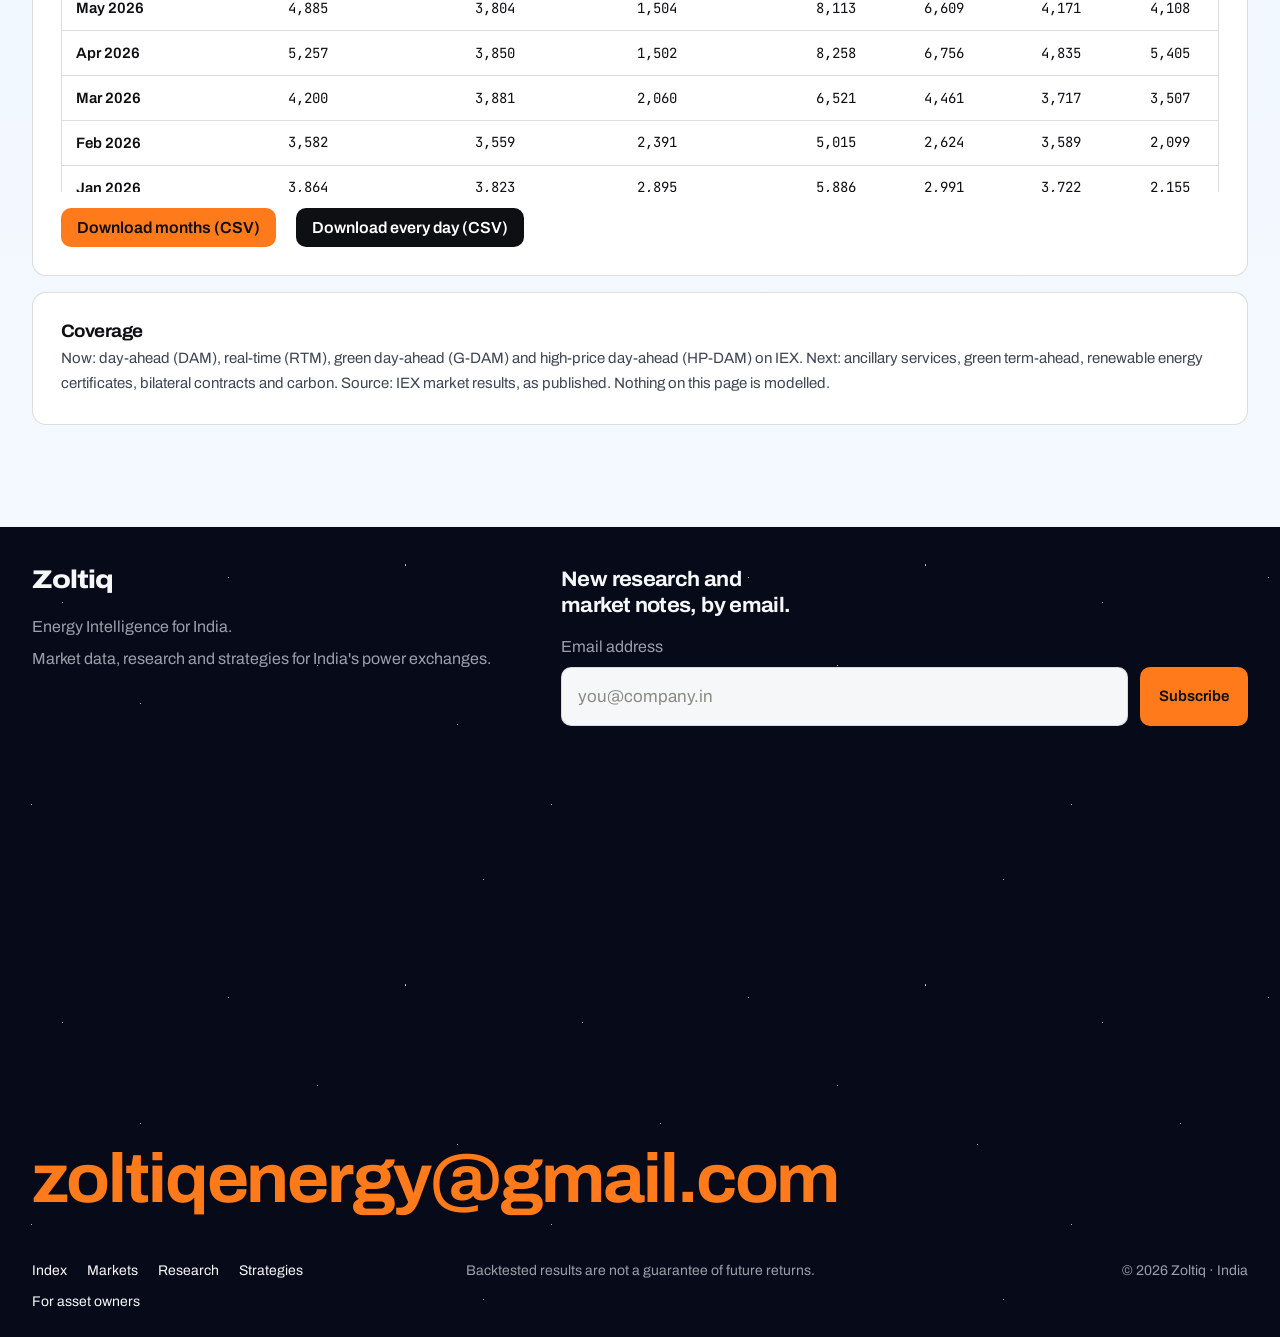
<file: markets/index.html>
<!doctype html>
<html lang="en-IN">
<head>
<meta charset="utf-8">
<meta name="viewport" content="width=device-width, initial-scale=1, viewport-fit=cover">
<title>Markets | Zoltiq</title>
<meta name="description" content="Market data, research and strategies for India's power exchanges, and the tools to turn them into returns for your plant or battery.">
<meta name="theme-color" content="#f4f3ee">
<script>try{var t=localStorage.getItem("theme");if(t==="dark"||t==="light")document.documentElement.setAttribute("data-theme",t);}catch(e){}</script>
<link rel="icon" href="data:image/svg+xml,%3Csvg xmlns='http://www.w3.org/2000/svg' viewBox='0 0 32 32'%3E%3Crect width='32' height='32' fill='%23111'/%3E%3Ctext x='16' y='24' font-family='Georgia' font-size='22' text-anchor='middle' fill='%23ff7a1a'%3EZ%3C/text%3E%3C/svg%3E">
<link rel="preconnect" href="https://fonts.googleapis.com">
<link rel="preconnect" href="https://fonts.gstatic.com" crossorigin>
<link rel="stylesheet" href="https://fonts.googleapis.com/css2?family=Archivo:wdth,wght@100..125,400..800&family=JetBrains+Mono:wght@400;500&display=swap">
<link rel="stylesheet" href="../assets/css/site.css?v=15">
<style>
.page-hero { min-height: max(100svh, 600px); }
.page-hero .page-copy { flex: 1; display: flex; flex-direction: column; justify-content: center; padding-block: clamp(2rem, 8vh, 5rem) clamp(9rem, 22vh, 14rem); }
.page-hero h1 { font-size: clamp(2.25rem, 1.2rem + 2.8vw, 4.25rem); line-height: 1.02; max-width: 15ch; }
.page-hero .lede { margin-top: 1.25rem; max-width: 42ch; }
.page-hero .actions { display: flex; flex-wrap: wrap; gap: 0.75rem; margin-top: 2rem; }
</style>
</head>
<body class="sky-page">
<a class="skip" href="#main">Skip to content</a>

<header class="site-header">
  <div class="frame">
    <a class="brand" href="../">Zoltiq</a>
    <div class="header-tools">
      <button class="menu-btn" type="button" aria-expanded="false" aria-controls="site-nav">Menu</button>
    </div>
    <nav class="nav" id="site-nav" aria-label="Main">
      <a href="../battery-index/">Index</a>
      <a href="../markets/" aria-current="page">Markets</a>
      <a href="../research/">Research</a>
      <a href="../strategies/">Strategies</a>
      <a href="../asset-owners/">For asset owners</a>
      <a class="btn small" href="#subscribe">Subscribe</a>
    </nav>
  </div>
</header>

<main id="main">
  <section class="hero page-hero" data-hour="12.5" aria-labelledby="page-title">
    <canvas class="hero-sky" id="hero-sky" aria-hidden="true"></canvas>
    <img class="hero-slide hero-pylons day" src="../assets/img/pylons-dark.webp" width="2000" height="1170" alt="">
    <img class="hero-slide hero-pylons night" src="../assets/img/pylons-light.webp" width="2000" height="1170" alt="" style="opacity:0">
    <div class="frame page-copy">
      <h1 id="page-title">Markets, block by block</h1>
      <p class="lede">India's power exchange, every 15-minute block of every day: day-ahead, real-time, green day-ahead and high-price day-ahead, from IEX's published results.</p>
      <div class="actions">
        <a class="btn" href="#day-title">Open the latest day <svg viewBox="0 0 18 18" fill="none" stroke="currentColor" stroke-width="2" aria-hidden="true"><path d="M3 9h12M10 4l5 5-5 5"/></svg></a>
        <a class="btn paper" href="#months-title">Month by month</a>
      </div>
    </div>
  </section>

  <div class="sky-noon">
  <section class="page-section" aria-labelledby="day-title">
    <div class="frame">
      <div class="section-head">
        <h2><span class="soft">The day:</span> <span id="day-title">–</span></h2>
        <p>Clearing prices on IEX in each of the day's 96 blocks. Data through <span data-through>the latest day</span>; day-ahead results for tomorrow are published around 13:00 IST.</p>
      </div>
      <p class="panel" id="data-error" hidden>Market data could not be loaded. Please try again later.</p>
      <div class="panel">
        <div class="controls">
          <span class="ctl"><label for="day-pick">Day</label>
            <button class="btn small paper" type="button" id="prev-day" aria-label="Previous day">←</button>
            <select id="day-pick"></select>
            <button class="btn small paper" type="button" id="next-day" aria-label="Next day">→</button></span>
          <span class="ctl"><span class="lbl">Show</span>
            <label class="check"><input type="checkbox" data-series="dam"> DAM</label>
            <label class="check"><input type="checkbox" data-series="rtm"> RTM</label>
            <label class="check"><input type="checkbox" data-series="gdam"> G-DAM</label>
            <label class="check"><input type="checkbox" data-series="hpdam"> HP-DAM</label></span>
        </div>
        <div id="day-chart"></div>
        <p class="fine" style="margin-top:0.5rem">Shaded: solar hours (09:00–16:00) and the evening peak (18:00–22:00). ₹/MWh. <span id="hp-note"></span></p>
      </div>
      <div class="stats" id="day-stats" style="margin-top:16px"></div>
      <details class="panel" style="margin-top:16px">
        <summary>Every block of the day, as a table</summary>
        <div class="table-scroll" id="day-table" style="margin-top:1rem"></div>
      </details>
    </div>
  </section>

  <section class="page-section" aria-labelledby="recent-title">
    <div class="frame">
      <div class="section-head">
        <h2 id="recent-title">The last 30 days, and longer</h2>
        <p>The gap between the evening peak and the solar hours is what a battery earns its living on.</p>
      </div>
      <div class="panel-grid two">
        <div class="panel">
          <h3>Midday-to-evening spread, day-ahead</h3>
          <p class="sub">Average 18–22h price minus average 09–16h price, each day. ₹/MWh.</p>
          <div id="spread-chart"></div>
        </div>
        <div class="panel">
          <div class="controls"><span class="lbl">Range</span><div id="avg-range"></div></div>
          <h3>Daily average price</h3>
          <p class="sub">The simple block average and the volume-weighted average differ because cheap solar blocks clear the most volume.</p>
          <div id="avg-chart"></div>
        </div>
      </div>
    </div>
  </section>

  <section class="page-section" aria-labelledby="months-title">
    <div class="frame">
      <div class="section-head">
        <h2 id="months-title">Month by month</h2>
        <p>Solar-hours and evening-peak prices for every month since April 2022.</p>
      </div>
      <div class="panel">
        <div class="table-scroll" id="month-table"></div>
        <div class="controls" style="margin:1rem 0 0">
          <button class="btn small" type="button" id="csv-months">Download months (CSV)</button>
          <button class="btn small ink" type="button" id="csv-daily">Download every day (CSV)</button>
        </div>
      </div>
      <div class="panel" style="margin-top:16px">
        <h3>Coverage</h3>
        <p class="sub" style="margin:0">Now: day-ahead (DAM), real-time (RTM), green day-ahead (G-DAM) and high-price day-ahead (HP-DAM) on IEX. Next: ancillary services, green term-ahead, renewable energy certificates, bilateral contracts and carbon. Source: IEX market results, as published. Nothing on this page is modelled.</p>
      </div>
    </div>
  </section>
  </div>
</main>

<footer class="site-footer stars" id="subscribe">
  <div class="frame">
    <div class="footer-top">
      <div>
        <a class="brand" href="../">Zoltiq</a>
        <div class="footer-notes">
          <p>Energy Intelligence for India.</p>
          <p>Market data, research and strategies for India's power exchanges.</p>
        </div>
      </div>
      <form class="subscribe" data-form="Newsletter signup" data-success="You're subscribed. Watch your inbox for the next note.">
        <h2>New research and market notes, by email.</h2>
        <div class="field-input">
          <label for="sub-email">Email address</label>
          <div class="subscribe-row">
            <input id="sub-email" name="email" type="email" autocomplete="email" required placeholder="you@company.in">
            <button class="btn" type="submit">Subscribe</button>
          </div>
        </div>
        <input type="text" name="_honey" tabindex="-1" autocomplete="off" aria-hidden="true" style="position:absolute;left:-10000px">
        <p class="form-status" role="status" aria-live="polite"></p>
      </form>
    </div>
    <a class="footer-mail" data-contact-email data-keep-text href="mailto:zoltiqenergy@gmail.com">zoltiqenergy<wbr>@gmail.com</a>
    <div class="footer-meta">
      <nav aria-label="Footer">
        <a href="../battery-index/">Index</a><a href="../markets/">Markets</a><a href="../research/">Research</a><a href="../strategies/">Strategies</a><a href="../asset-owners/">For asset owners</a>
      </nav>
      <p>Backtested results are not a guarantee of future returns.</p>
      <p>© 2026 Zoltiq · India</p>
    </div>
  </div>
</footer>

<script src="../assets/js/site.js?v=15"></script>
<script src="../assets/js/charts.js?v=15"></script>
<script src="../assets/js/hero.js?v=15"></script>
<script src="../assets/js/markets-page.js?v=15"></script>
</body>
</html>
</file>
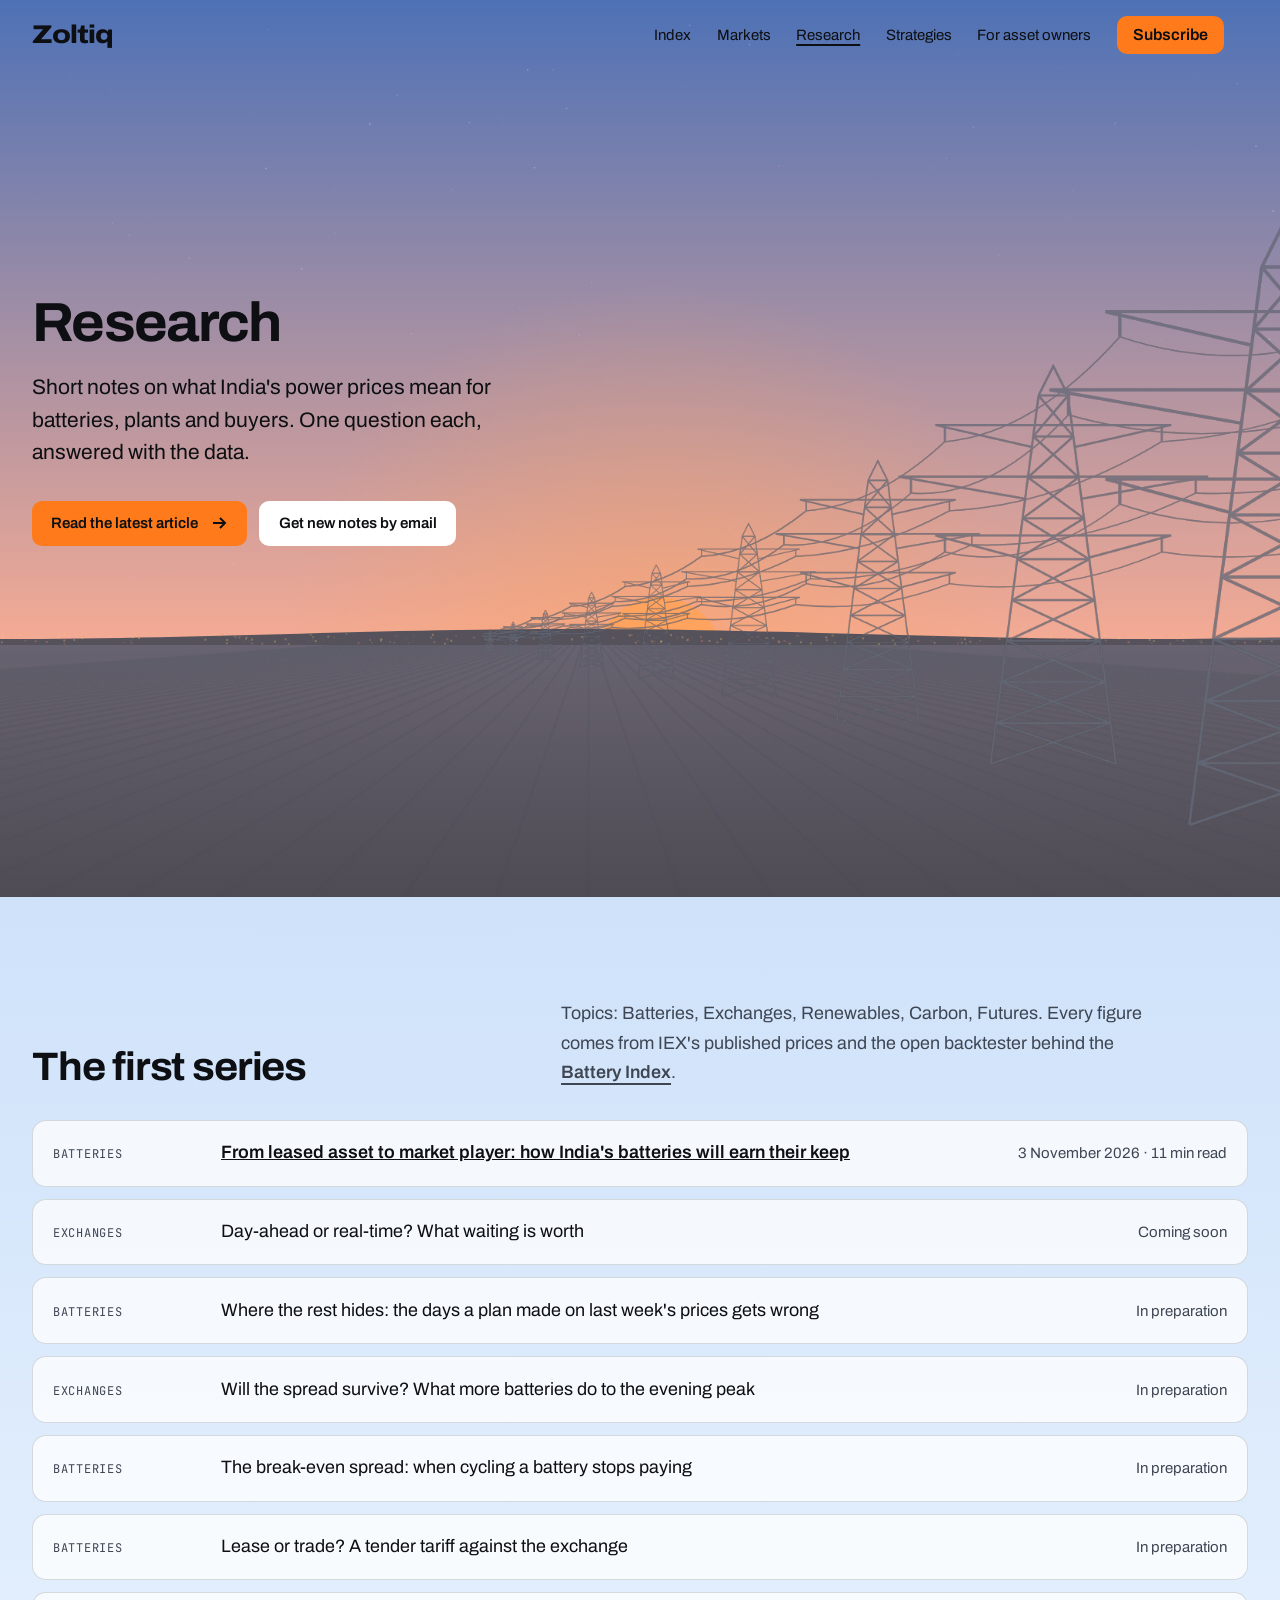
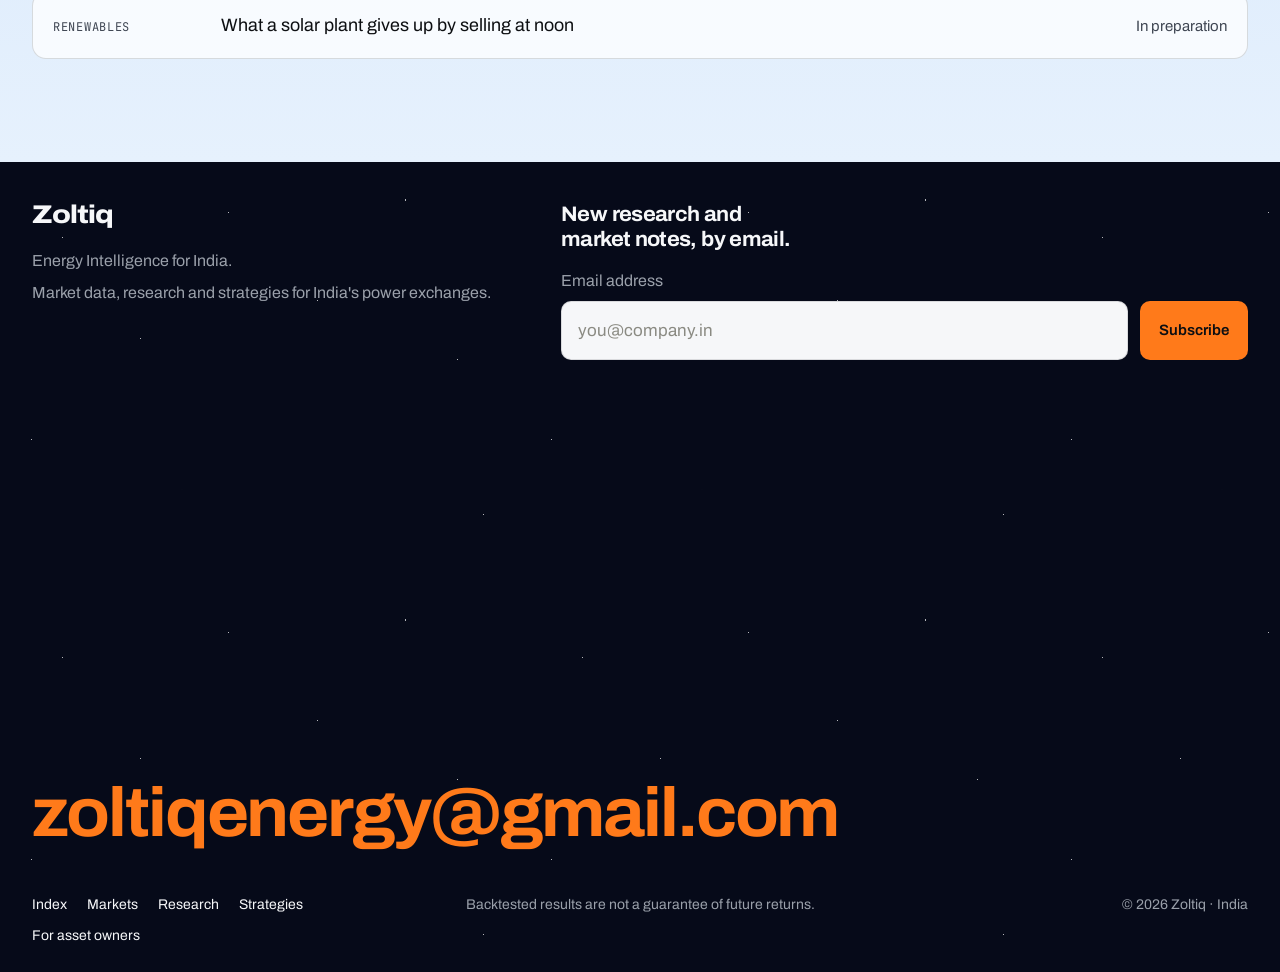
<file: research/index.html>
<!doctype html>
<html lang="en-IN">
<head>
<meta charset="utf-8">
<meta name="viewport" content="width=device-width, initial-scale=1, viewport-fit=cover">
<title>Research | Zoltiq</title>
<meta name="description" content="Market data, research and strategies for India's power exchanges, and the tools to turn them into returns for your plant or battery.">
<meta name="theme-color" content="#f4f3ee">
<script>try{var t=localStorage.getItem("theme");if(t==="dark"||t==="light")document.documentElement.setAttribute("data-theme",t);}catch(e){}</script>
<link rel="icon" href="data:image/svg+xml,%3Csvg xmlns='http://www.w3.org/2000/svg' viewBox='0 0 32 32'%3E%3Crect width='32' height='32' fill='%23111'/%3E%3Ctext x='16' y='24' font-family='Georgia' font-size='22' text-anchor='middle' fill='%23ff7a1a'%3EZ%3C/text%3E%3C/svg%3E">
<link rel="preconnect" href="https://fonts.googleapis.com">
<link rel="preconnect" href="https://fonts.gstatic.com" crossorigin>
<link rel="stylesheet" href="https://fonts.googleapis.com/css2?family=Archivo:wdth,wght@100..125,400..800&family=JetBrains+Mono:wght@400;500&display=swap">
<link rel="stylesheet" href="../assets/css/site.css?v=15">
<style>
.page-hero { min-height: max(100svh, 600px); }
.page-hero .page-copy { flex: 1; display: flex; flex-direction: column; justify-content: center; padding-block: clamp(2rem, 8vh, 5rem) clamp(9rem, 22vh, 14rem); }
.page-hero h1 { font-size: clamp(2.25rem, 1.2rem + 2.8vw, 4.25rem); line-height: 1.02; max-width: 15ch; }
.page-hero .lede { margin-top: 1.25rem; max-width: 42ch; }
.page-hero .actions { display: flex; flex-wrap: wrap; gap: 0.75rem; margin-top: 2rem; }
</style>
</head>
<body class="sky-page">
<a class="skip" href="#main">Skip to content</a>

<header class="site-header">
  <div class="frame">
    <a class="brand" href="../">Zoltiq</a>
    <div class="header-tools">
      <button class="menu-btn" type="button" aria-expanded="false" aria-controls="site-nav">Menu</button>
    </div>
    <nav class="nav" id="site-nav" aria-label="Main">
      <a href="../battery-index/">Index</a>
      <a href="../markets/">Markets</a>
      <a href="../research/" aria-current="page">Research</a>
      <a href="../strategies/">Strategies</a>
      <a href="../asset-owners/">For asset owners</a>
      <a class="btn small" href="#subscribe">Subscribe</a>
    </nav>
  </div>
</header>

<main id="main">
  <section class="hero page-hero" data-hour="6.4" aria-labelledby="page-title">
    <canvas class="hero-sky" id="hero-sky" aria-hidden="true"></canvas>
    <img class="hero-slide hero-pylons day" src="../assets/img/pylons-dark.webp" width="2000" height="1170" alt="">
    <img class="hero-slide hero-pylons night" src="../assets/img/pylons-light.webp" width="2000" height="1170" alt="" style="opacity:0">
    <div class="frame page-copy">
      <h1 id="page-title">Research</h1>
      <p class="lede">Short notes on what India's power prices mean for batteries, plants and buyers. One question each, answered with the data.</p>
      <div class="actions">
        <a class="btn" href="batteries-beyond-the-lease/">Read the latest article <svg viewBox="0 0 18 18" fill="none" stroke="currentColor" stroke-width="2" aria-hidden="true"><path d="M3 9h12M10 4l5 5-5 5"/></svg></a>
        <a class="btn paper" href="#subscribe">Get new notes by email</a>
      </div>
    </div>
  </section>

  <section class="page-section sky-morning" aria-labelledby="series-title">
    <div class="frame">
      <div class="section-head">
        <h2 id="series-title">The first series</h2>
        <p>Topics: Batteries, Exchanges, Renewables, Carbon, Futures. Every figure comes from IEX's published prices and the open backtester behind the <a class="text-link" href="../battery-index/">Battery Index</a>.</p>
      </div>
      <ul class="note-list">
        <li><span class="k">Batteries</span><a href="batteries-beyond-the-lease/">From leased asset to market player: how India's batteries will earn their keep</a><span class="when">3 November 2026 · 11 min read</span></li>
        <li><span class="k">Exchanges</span><span>Day-ahead or real-time? What waiting is worth</span><span class="when">Coming soon</span></li>
        <li><span class="k">Batteries</span><span>Where the rest hides: the days a plan made on last week's prices gets wrong</span><span class="when">In preparation</span></li>
        <li><span class="k">Exchanges</span><span>Will the spread survive? What more batteries do to the evening peak</span><span class="when">In preparation</span></li>
        <li><span class="k">Batteries</span><span>The break-even spread: when cycling a battery stops paying</span><span class="when">In preparation</span></li>
        <li><span class="k">Batteries</span><span>Lease or trade? A tender tariff against the exchange</span><span class="when">In preparation</span></li>
        <li><span class="k">Renewables</span><span>What a solar plant gives up by selling at noon</span><span class="when">In preparation</span></li>
      </ul>
    </div>
  </section>
</main>

<footer class="site-footer stars" id="subscribe">
  <div class="frame">
    <div class="footer-top">
      <div>
        <a class="brand" href="../">Zoltiq</a>
        <div class="footer-notes">
          <p>Energy Intelligence for India.</p>
          <p>Market data, research and strategies for India's power exchanges.</p>
        </div>
      </div>
      <form class="subscribe" data-form="Newsletter signup" data-success="You're subscribed. Watch your inbox for the next note.">
        <h2>New research and market notes, by email.</h2>
        <div class="field-input">
          <label for="sub-email">Email address</label>
          <div class="subscribe-row">
            <input id="sub-email" name="email" type="email" autocomplete="email" required placeholder="you@company.in">
            <button class="btn" type="submit">Subscribe</button>
          </div>
        </div>
        <input type="text" name="_honey" tabindex="-1" autocomplete="off" aria-hidden="true" style="position:absolute;left:-10000px">
        <p class="form-status" role="status" aria-live="polite"></p>
      </form>
    </div>
    <a class="footer-mail" data-contact-email data-keep-text href="mailto:zoltiqenergy@gmail.com">zoltiqenergy<wbr>@gmail.com</a>
    <div class="footer-meta">
      <nav aria-label="Footer">
        <a href="../battery-index/">Index</a><a href="../markets/">Markets</a><a href="../research/">Research</a><a href="../strategies/">Strategies</a><a href="../asset-owners/">For asset owners</a>
      </nav>
      <p>Backtested results are not a guarantee of future returns.</p>
      <p>© 2026 Zoltiq · India</p>
    </div>
  </div>
</footer>

<script src="../assets/js/site.js?v=15"></script>
<script src="../assets/js/hero.js?v=15"></script>
</body>
</html>
</file>
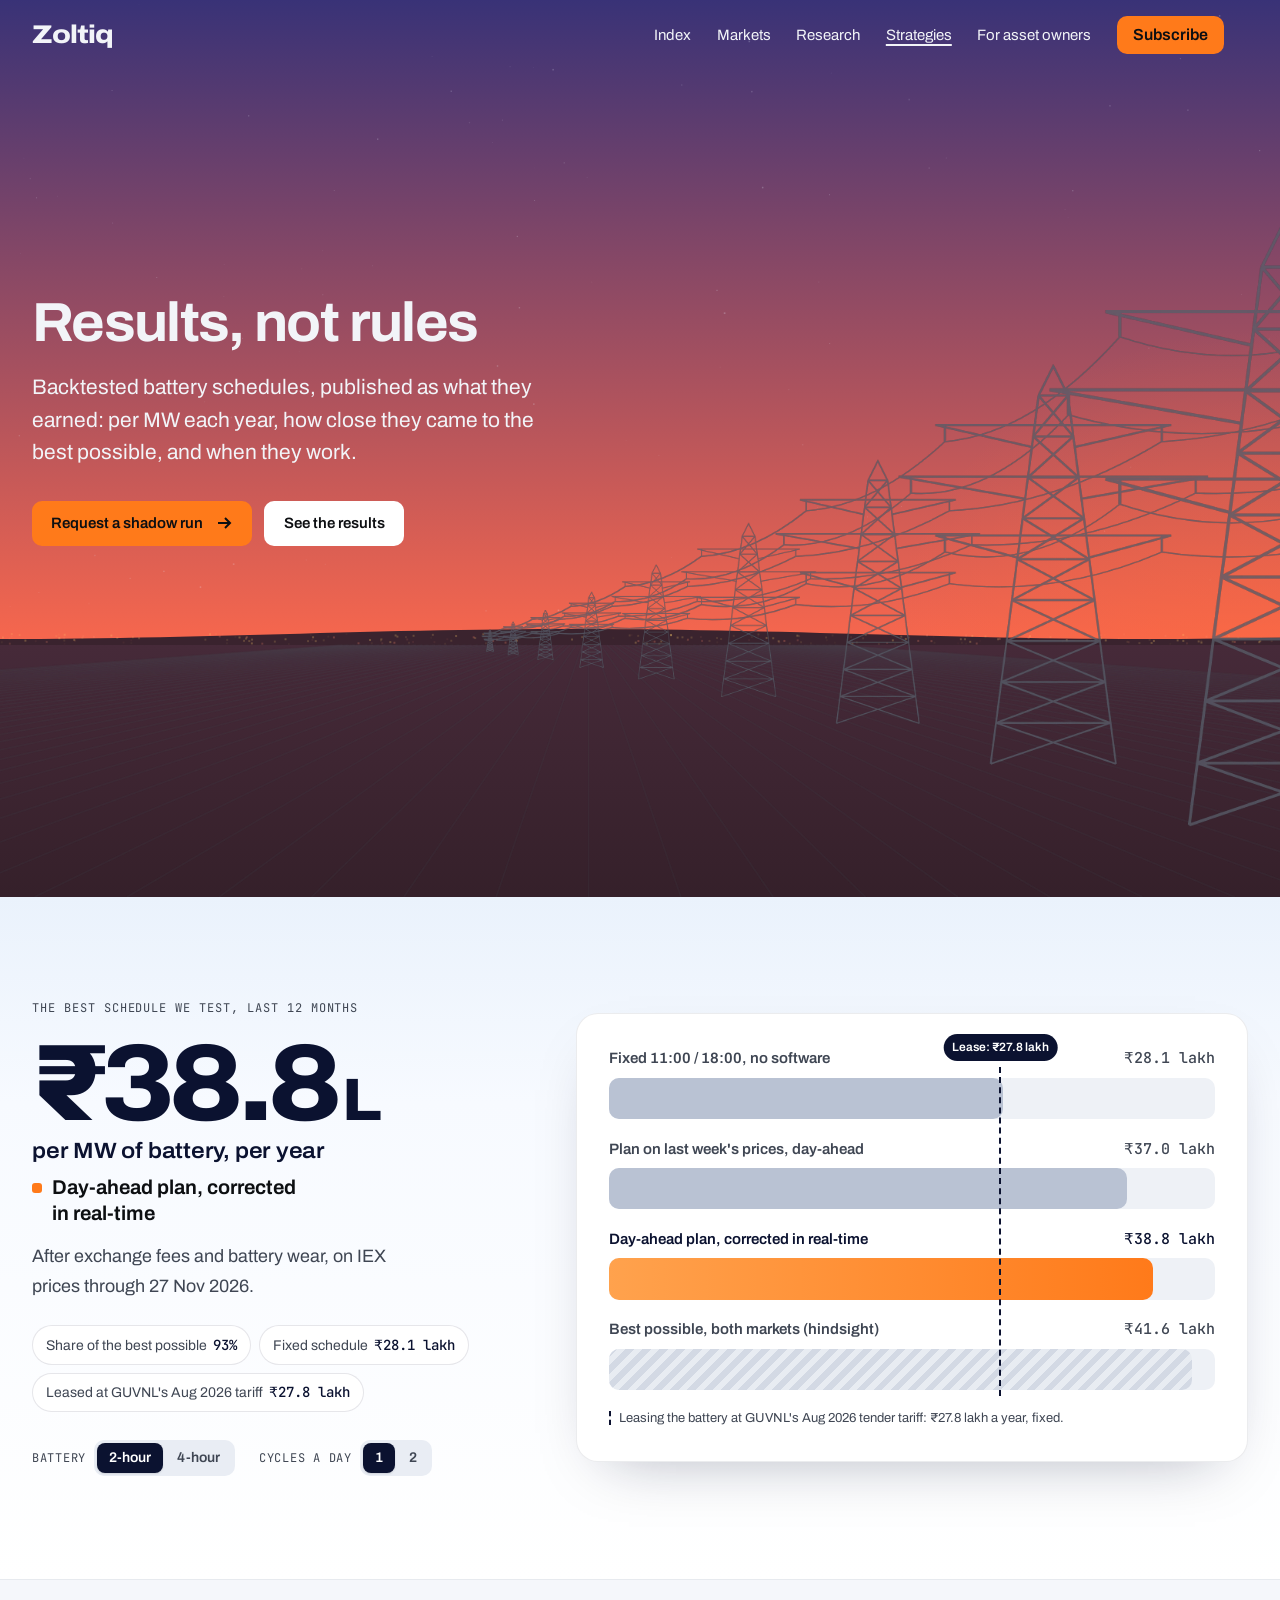
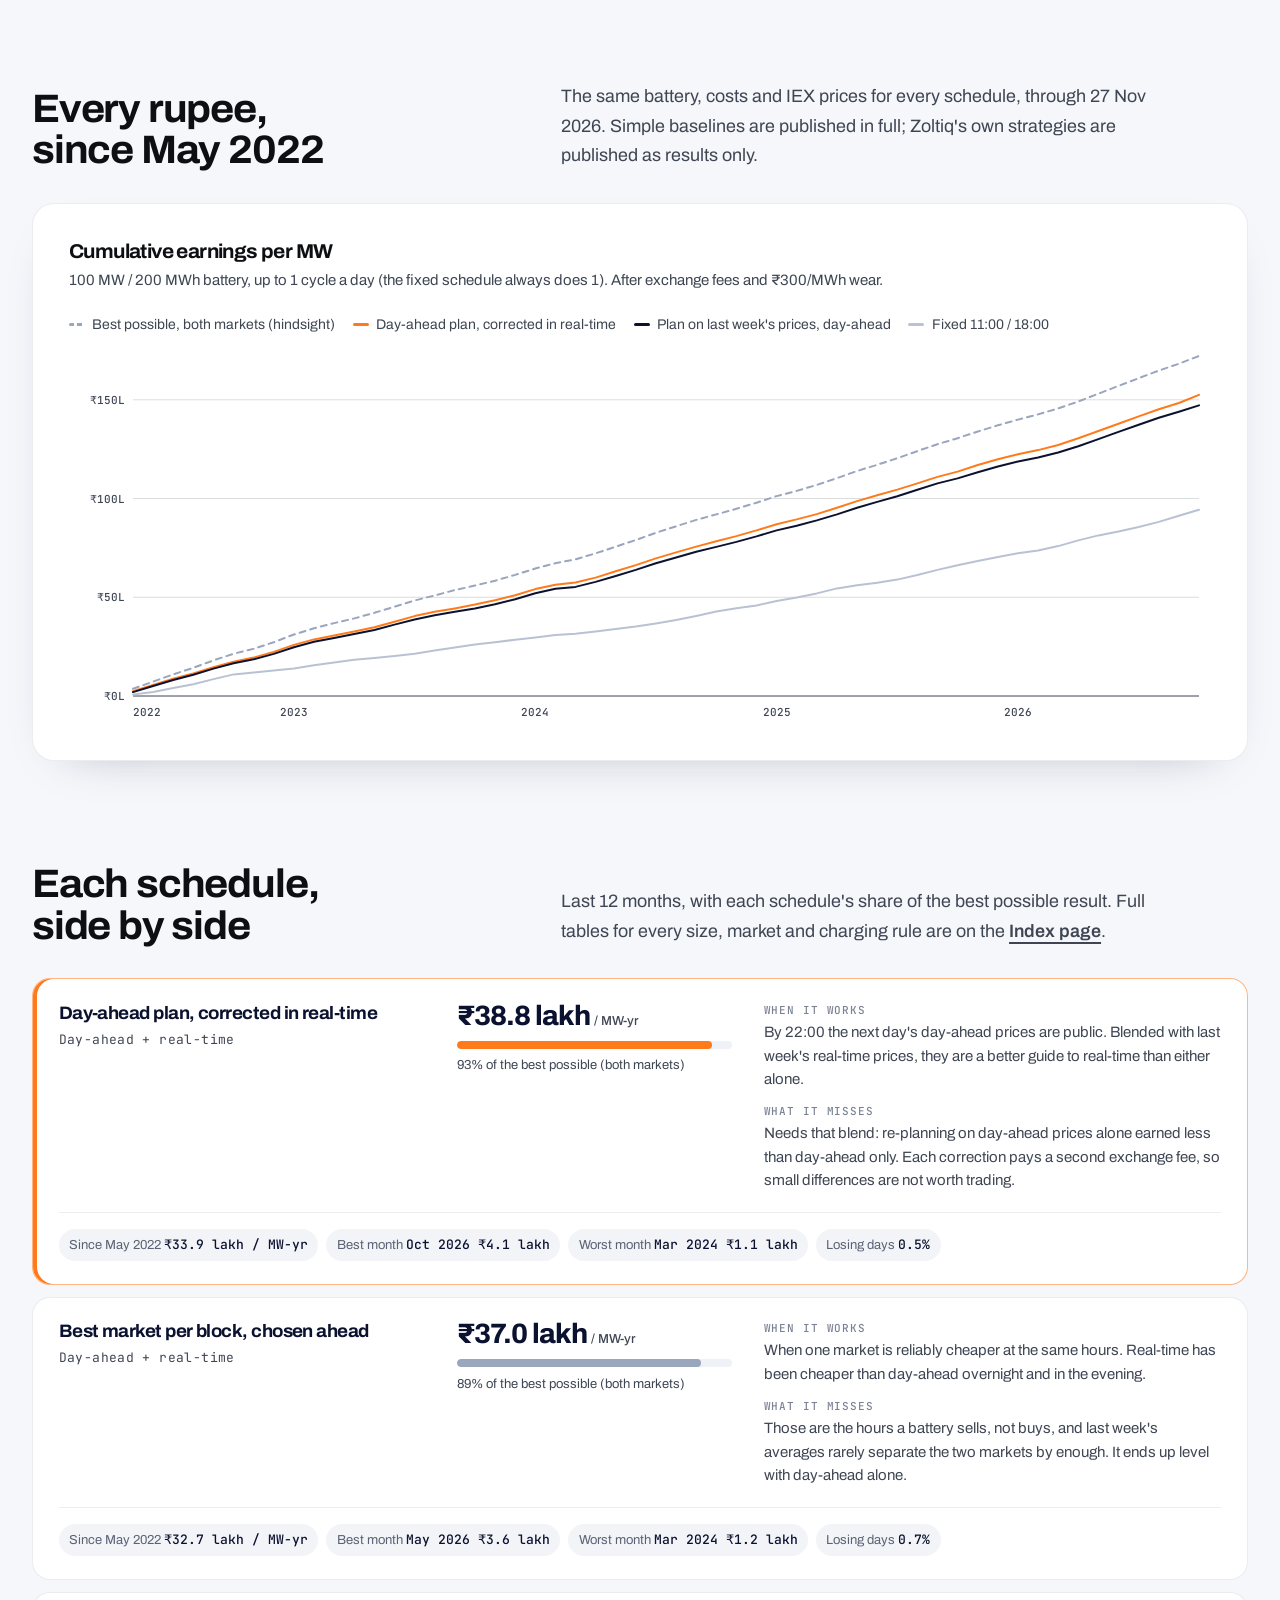
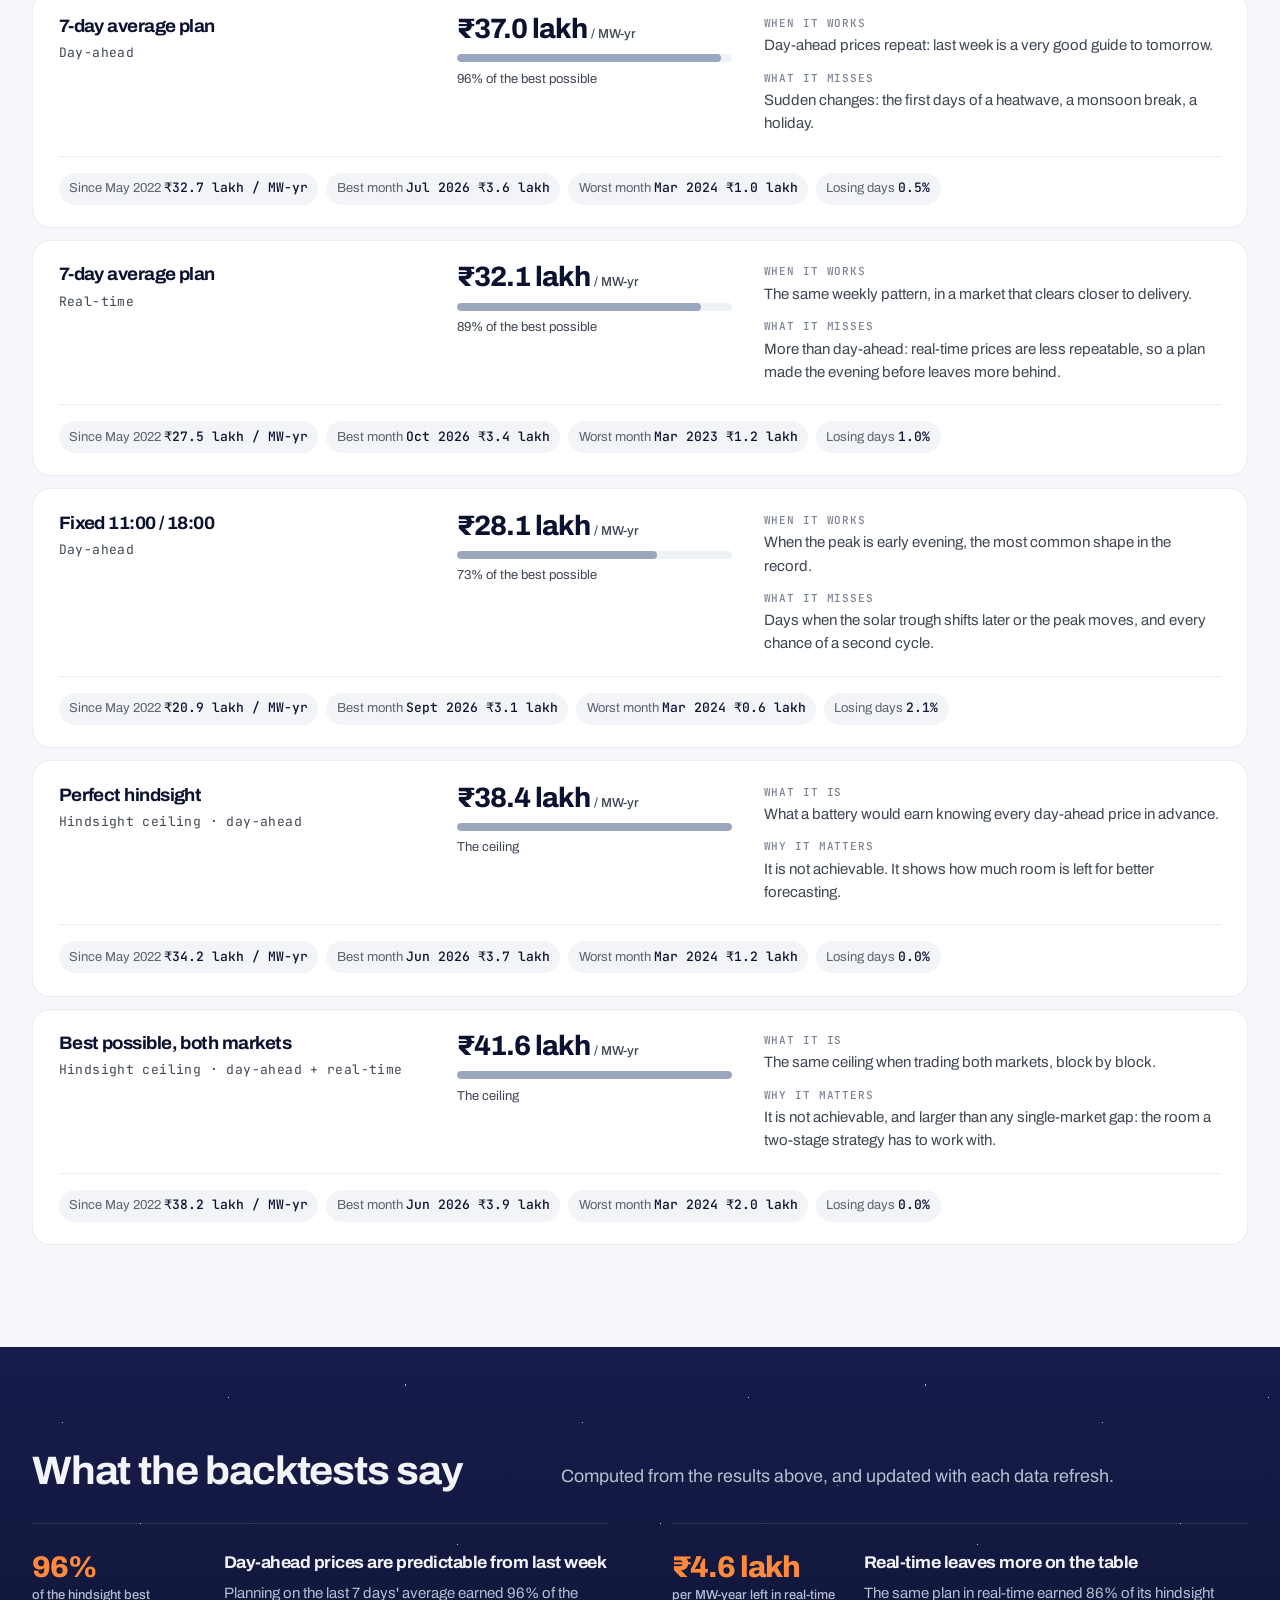
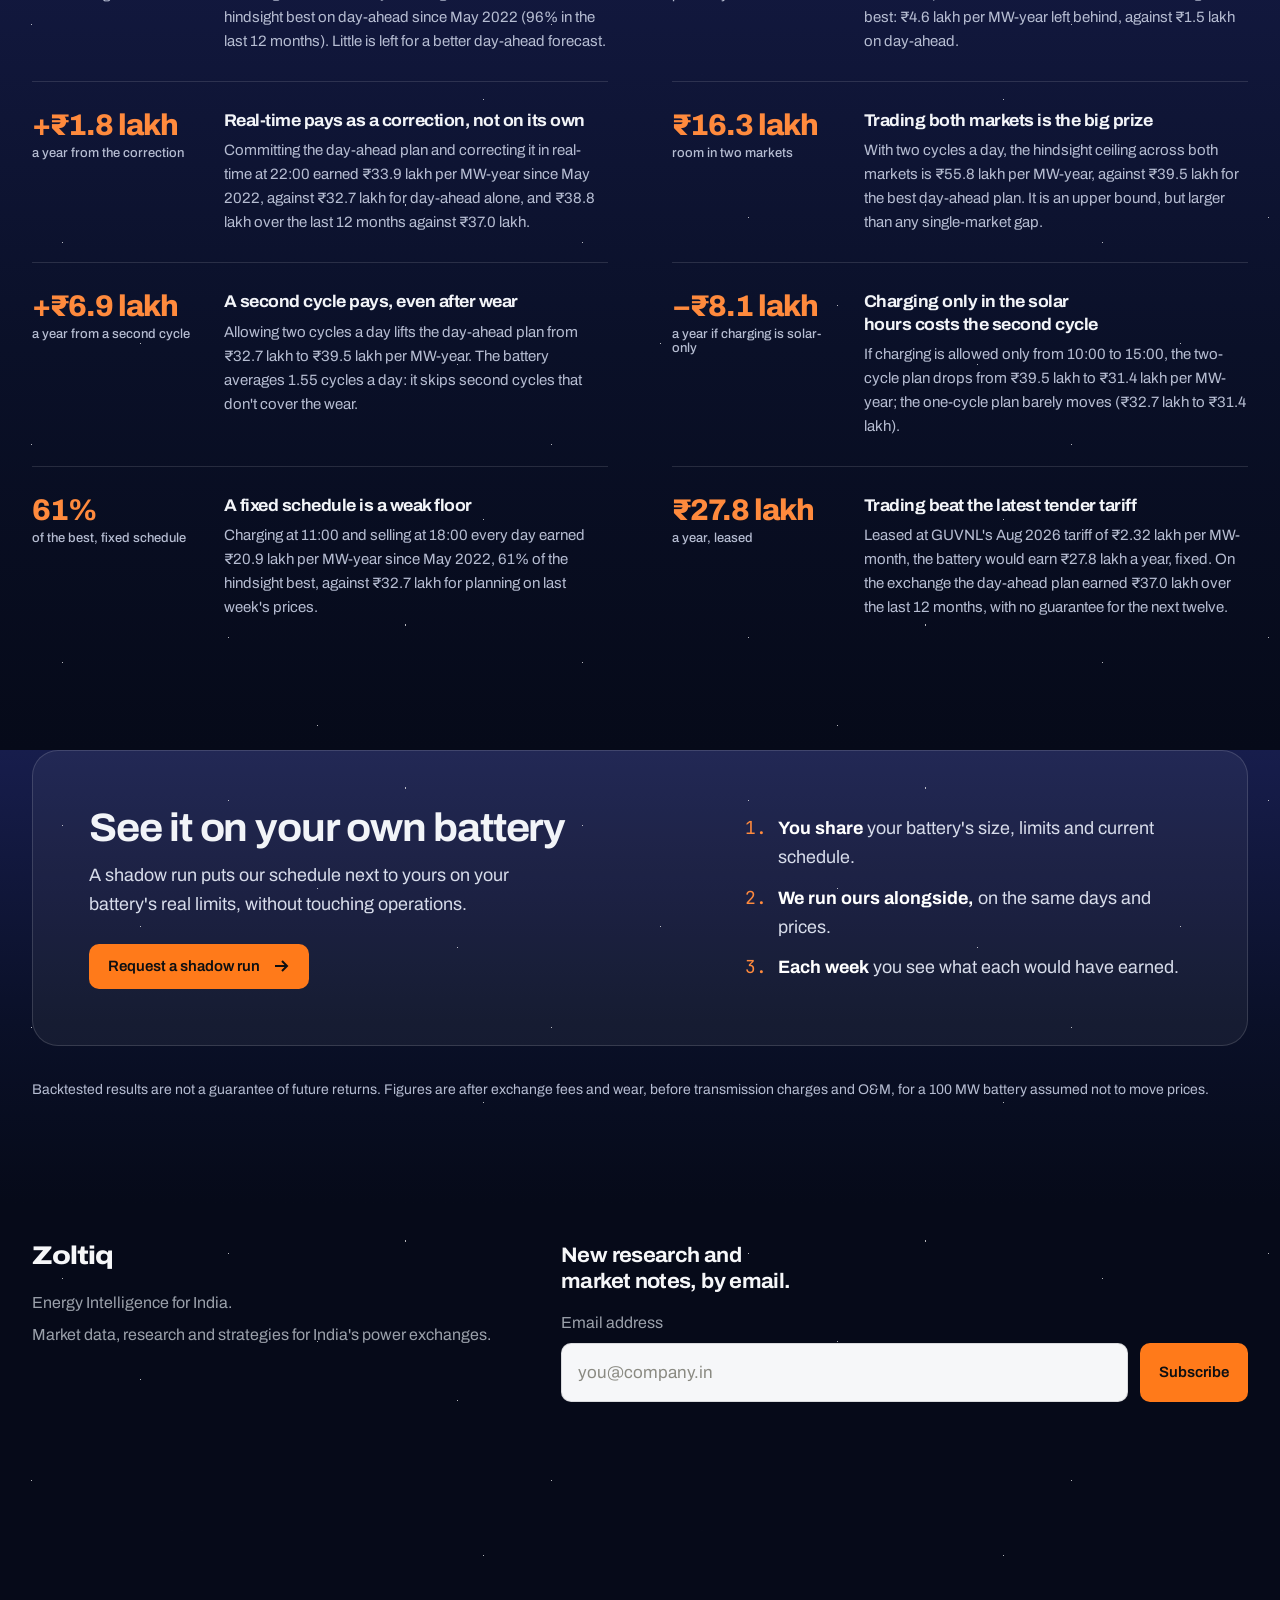
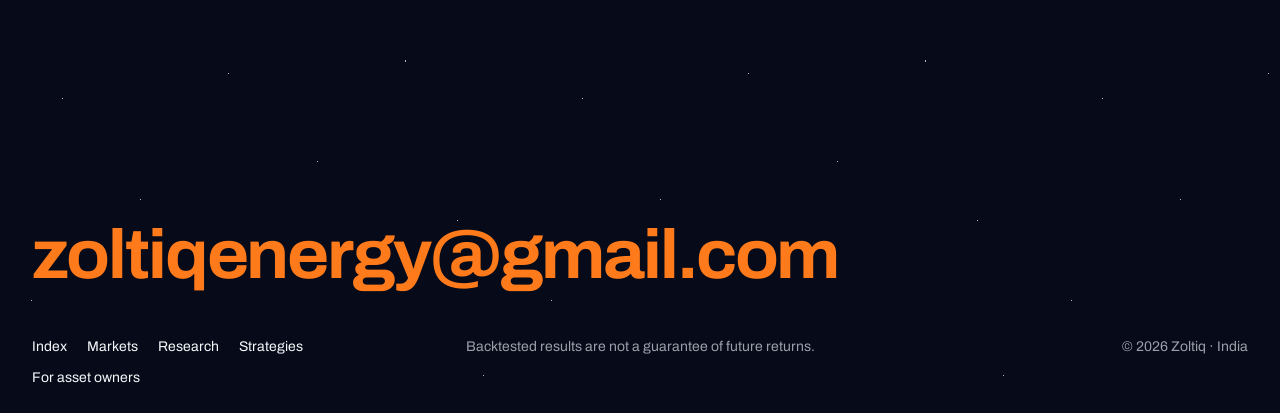
<file: strategies/index.html>
<!doctype html>
<html lang="en-IN">
<head>
<meta charset="utf-8">
<meta name="viewport" content="width=device-width, initial-scale=1, viewport-fit=cover">
<title>Strategies | Zoltiq</title>
<meta name="description" content="Market data, research and strategies for India's power exchanges, and the tools to turn them into returns for your plant or battery.">
<meta name="theme-color" content="#f4f3ee">
<script>try{var t=localStorage.getItem("theme");if(t==="dark"||t==="light")document.documentElement.setAttribute("data-theme",t);}catch(e){}</script>
<link rel="icon" href="data:image/svg+xml,%3Csvg xmlns='http://www.w3.org/2000/svg' viewBox='0 0 32 32'%3E%3Crect width='32' height='32' fill='%23111'/%3E%3Ctext x='16' y='24' font-family='Georgia' font-size='22' text-anchor='middle' fill='%23ff7a1a'%3EZ%3C/text%3E%3C/svg%3E">
<link rel="preconnect" href="https://fonts.googleapis.com">
<link rel="preconnect" href="https://fonts.gstatic.com" crossorigin>
<link rel="stylesheet" href="https://fonts.googleapis.com/css2?family=Archivo:wdth,wght@100..125,400..800&family=JetBrains+Mono:wght@400;500&display=swap">
<link rel="stylesheet" href="../assets/css/site.css?v=15">
<style>
.page-hero { min-height: max(100svh, 600px); }
.page-hero .page-copy { flex: 1; display: flex; flex-direction: column; justify-content: center; padding-block: clamp(2rem, 8vh, 5rem) clamp(9rem, 22vh, 14rem); }
.page-hero h1 { font-size: clamp(2.25rem, 1.2rem + 2.8vw, 4.25rem); line-height: 1.02; max-width: 15ch; }
.page-hero .lede { margin-top: 1.25rem; max-width: 42ch; }
.page-hero .actions { display: flex; flex-wrap: wrap; gap: 0.75rem; margin-top: 2rem; }

/* ---------- Strategies page ----------
   One accent (the sun's orange) on light sky and night navy. Everything else is ink and slate. */
.st-wrap { padding-block: clamp(4rem, 8vw, 7rem); }
.st-eyebrow { font-family: var(--font-mono); font-size: 0.75rem; letter-spacing: 0.08em; text-transform: uppercase; color: var(--ink-soft); }
.st-controls { display: flex; flex-wrap: wrap; gap: 0.75rem 1.5rem; align-items: center; margin-top: 1.75rem; }
.st-controls .lbl { font-family: var(--font-mono); font-size: 0.75rem; letter-spacing: 0.06em; text-transform: uppercase; color: var(--ink-soft); margin-right: 0.5rem; }
.st-light .seg { background: #e9edf4; }
.st-light .seg button[aria-pressed="true"] { background: #0b1230; color: #fff; }
.st-light { background: linear-gradient(180deg, #eaf2fc 0%, #f7faff 30%, #ffffff 100%); }
.st-paper { background: #f5f7fb; border-top: 1px solid rgba(11,18,48,0.06); }

/* The answer: one number, four bars */
.result { display: grid; grid-template-columns: minmax(0, 5fr) minmax(0, 7fr); gap: 3rem clamp(2rem, 5vw, 5rem); align-items: center; }
.result-num { font-family: var(--font-display); font-weight: 800; font-stretch: 108%; font-size: clamp(3.5rem, 2rem + 6vw, 7.5rem); line-height: 0.9; letter-spacing: -0.05em; margin: 1rem 0 0.75rem; color: #0b1230; }
.result-num .u { font-size: 0.55em; letter-spacing: -0.02em; margin-left: 0.08em; }
.result-num small { display: block; font-size: clamp(1.125rem, 0.9rem + 0.6vw, 1.5rem); font-weight: 600; letter-spacing: -0.01em; margin-top: 0.6rem; }
.result-what { font-size: 1.25rem; font-weight: 650; line-height: 1.3; max-width: 22ch; display: flex; gap: 0.6rem; align-items: baseline; }
.result-what::before { content: ""; flex: none; width: 10px; height: 10px; border-radius: 3px; background: var(--accent); transform: translateY(-1px); }
.result-note { margin-top: 1rem; color: var(--ink-soft); max-width: 40ch; }
.result-chips { display: flex; flex-wrap: wrap; gap: 0.5rem; margin-top: 1.5rem; }
.chip { display: inline-flex; gap: 0.4rem; align-items: baseline; padding: 0.45rem 0.8rem; border-radius: 999px; background: #fff; border: 1px solid rgba(11,18,48,0.1); font-size: 0.875rem; color: var(--ink-soft); }
.chip b { font-family: var(--font-mono); font-weight: 500; color: #0b1230; }
.podium { position: relative; display: grid; gap: 1.1rem; padding: clamp(1.25rem, 3vw, 2rem); background: #fff; border: 1px solid rgba(11,18,48,0.08); border-radius: 22px; box-shadow: 0 24px 60px -32px rgba(11,18,48,0.35); }
.pod-row { display: grid; gap: 0.4rem; }
.pod-top { display: flex; justify-content: space-between; gap: 1rem; font-size: 0.9375rem; font-weight: 600; color: #3f4653; }
.pod-top span:last-child { font-family: var(--font-mono); font-weight: 500; white-space: nowrap; }
.pod-cap { font-size: 0.8125rem; color: var(--ink-soft); display: flex; align-items: center; gap: 0.5rem; padding-right: 1rem; }
.pod-cap::before { content: ""; flex: none; width: 0; height: 14px; border-left: 2px dashed #0b1230; }
@media (max-width: 640px) { .lease-tag { display: none; } }
.pod-track { position: relative; height: 2.6rem; border-radius: 10px; background: #eef1f6; }
.pod-bar { position: absolute; inset: 0 auto 0 0; border-radius: 10px; background: #b9c2d3; width: 0; transition: width 0.9s cubic-bezier(.3,.7,.2,1); }
.pod-row.win .pod-bar { background: linear-gradient(90deg, #ffa24d, var(--accent)); }
.pod-row.win .pod-top { color: #0b1230; }
.pod-row.ceil .pod-bar { background: repeating-linear-gradient(135deg, #d3d9e4 0 6px, #e8ecf2 6px 12px); }
.lease-line { position: absolute; top: 3.2rem; bottom: 1.2rem; width: 0; border-left: 2px dashed #0b1230; pointer-events: none; transition: left 0.9s cubic-bezier(.3,.7,.2,1); }
.lease-tag { position: absolute; bottom: 100%; transform: translate(-50%, -6px); white-space: nowrap; font-size: 0.75rem; font-weight: 600; background: #0b1230; color: #fff; padding: 0.25rem 0.55rem; border-radius: 999px; }
@media (max-width: 900px) { .result { grid-template-columns: minmax(0, 1fr); } }

/* Over time */
.glass { background: #fff; border: 1px solid rgba(11,18,48,0.08); border-radius: 22px; padding: clamp(1.25rem, 3vw, 2.25rem); box-shadow: 0 18px 50px -36px rgba(11,18,48,0.4); }
.glass h3 { font-size: 1.25rem; }
.glass .sub { color: var(--ink-soft); font-size: 0.9375rem; margin: 0.35rem 0 1.25rem; }

/* Every schedule, compared */
.sched-list { display: grid; gap: 12px; }
.srow { display: grid; grid-template-columns: minmax(0, 4fr) minmax(0, 3fr) minmax(0, 5fr); gap: 1.25rem 2rem; align-items: start; padding: 1.4rem 1.6rem; border-radius: 18px; background: #fff; border: 1px solid rgba(11,18,48,0.08); transition: box-shadow 0.2s ease; }
.srow:hover { box-shadow: 0 14px 40px -28px rgba(11,18,48,0.45); }
.srow.win { border-color: rgba(255,122,26,0.55); box-shadow: inset 4px 0 0 var(--accent); }
.srow h3 { font-size: 1.125rem; line-height: 1.25; color: #0b1230; }
.srow .tagline { font-size: 0.8125rem; color: var(--ink-soft); margin-top: 0.3rem; font-family: var(--font-mono); letter-spacing: 0.03em; }
.srow .val { font-family: var(--font-display); font-weight: 750; font-size: 1.75rem; letter-spacing: -0.03em; line-height: 1; color: #0b1230; }
.srow .val small { font-size: 0.8125rem; font-weight: 500; color: var(--ink-soft); letter-spacing: 0; margin-left: 0.25rem; }
.meter { margin-top: 0.7rem; height: 8px; border-radius: 99px; background: #eef1f6; overflow: hidden; }
.meter i { display: block; height: 100%; border-radius: 99px; background: #9aa6bd; }
.srow.win .meter i { background: var(--accent); }
.meter-lbl { font-size: 0.8125rem; color: var(--ink-soft); margin-top: 0.4rem; }
.srow .notes { display: grid; gap: 0.75rem; font-size: 0.9375rem; line-height: 1.55; color: #3f4653; }
.srow .notes b { display: block; font-family: var(--font-mono); font-size: 0.6875rem; font-weight: 500; letter-spacing: 0.08em; text-transform: uppercase; color: #7a8294; margin-bottom: 0.15rem; }
.srow .facts { grid-column: 1 / -1; display: flex; flex-wrap: wrap; gap: 0.5rem; padding-top: 1rem; border-top: 1px solid rgba(11,18,48,0.07); }
.srow .facts span { font-size: 0.8125rem; padding: 0.3rem 0.65rem; border-radius: 999px; background: #f2f4f8; color: #5a6274; }
.srow .facts b { font-family: var(--font-mono); font-weight: 500; color: #0b1230; }
@media (max-width: 900px) { .srow { grid-template-columns: minmax(0, 1fr); } }

/* What the backtests say (night) */
.st-night { --accent: #ff8a3d; }
.finds { list-style: none; margin: 0; padding: 0; display: grid; grid-template-columns: repeat(2, minmax(0, 1fr)); gap: 0 clamp(2rem, 5vw, 5rem); }
.finds li { display: grid; grid-template-columns: minmax(0, 10.5rem) minmax(0, 1fr); gap: 1.5rem; padding: 1.75rem 0; border-top: 1px solid rgba(255,255,255,0.12); }
.finds .fstat { margin: 0; font-family: var(--font-display); font-weight: 800; font-size: clamp(1.5rem, 1.15rem + 0.9vw, 2rem); line-height: 1.05; letter-spacing: -0.035em; color: var(--accent); white-space: nowrap; }
.finds .fstat small { display: block; font-size: 0.8125rem; font-weight: 500; letter-spacing: 0; color: var(--ink-soft); margin-top: 0.35rem; white-space: normal; }
.finds h3 { font-size: 1.0625rem; line-height: 1.3; margin-bottom: 0.4rem; }
.finds p { color: var(--ink-soft); font-size: 0.9375rem; line-height: 1.6; }
@media (max-width: 900px) { .finds { grid-template-columns: minmax(0, 1fr); } }
@media (max-width: 520px) { .finds li { grid-template-columns: minmax(0, 1fr); gap: 0.6rem; } }

/* Shadow run band */
.shadow { display: grid; grid-template-columns: minmax(0, 7fr) minmax(0, 5fr); gap: 2rem 4rem; align-items: center; padding: clamp(2rem, 5vw, 3.5rem); border-radius: 26px; background: rgba(255,255,255,0.05); border: 1px solid rgba(255,255,255,0.14); }
.shadow h2 { font-size: clamp(1.75rem, 1.2rem + 1.6vw, 2.75rem); }
.shadow p { color: #d7dcea; margin-top: 0.75rem; max-width: 46ch; }
.shadow ol { margin: 0; padding-left: 1.2rem; display: grid; gap: 0.6rem; color: #d7dcea; }
.shadow ol ::marker { color: var(--accent); font-family: var(--font-mono); }
.shadow ol b { color: #fff; }
.shadow .btn { background: #ff7a1a; color: #0d0f12; }
@media (max-width: 860px) { .shadow { grid-template-columns: minmax(0, 1fr); } }
</style>
</head>
<body class="sky-page">
<a class="skip" href="#main">Skip to content</a>

<header class="site-header">
  <div class="frame">
    <a class="brand" href="../">Zoltiq</a>
    <div class="header-tools">
      <button class="menu-btn" type="button" aria-expanded="false" aria-controls="site-nav">Menu</button>
    </div>
    <nav class="nav" id="site-nav" aria-label="Main">
      <a href="../battery-index/">Index</a>
      <a href="../markets/">Markets</a>
      <a href="../research/">Research</a>
      <a href="../strategies/" aria-current="page">Strategies</a>
      <a href="../asset-owners/">For asset owners</a>
      <a class="btn small" href="#subscribe">Subscribe</a>
    </nav>
  </div>
</header>

<main id="main">
  <section class="hero page-hero" data-hour="18.45" aria-labelledby="page-title">
    <canvas class="hero-sky" id="hero-sky" aria-hidden="true"></canvas>
    <img class="hero-slide hero-pylons day" src="../assets/img/pylons-dark.webp" width="2000" height="1170" alt="">
    <img class="hero-slide hero-pylons night" src="../assets/img/pylons-light.webp" width="2000" height="1170" alt="" style="opacity:0">
    <div class="frame page-copy">
      <h1 id="page-title">Results, not rules</h1>
      <p class="lede">Backtested battery schedules, published as what they earned: per MW each year, how close they came to the best possible, and when they work.</p>
      <div class="actions">
        <a class="btn" href="../asset-owners/#estimate">Request a shadow run <svg viewBox="0 0 18 18" fill="none" stroke="currentColor" stroke-width="2" aria-hidden="true"><path d="M3 9h12M10 4l5 5-5 5"/></svg></a>
        <a class="btn paper" href="#result-title">See the results</a>
      </div>
    </div>
  </section>

  <section class="sky-noon st-light st-wrap" aria-labelledby="result-title">
    <div class="frame result">
      <div>
        <p class="st-eyebrow" id="result-title">The best schedule we test, last 12 months</p>
        <p class="result-num"><span id="r-val">–</span><small>per MW of battery, per year</small></p>
        <p class="result-what" id="r-name">Day-ahead plan, corrected in real-time</p>
        <p class="result-note" id="r-note">After exchange fees and battery wear, on IEX prices through <span data-through>the latest day</span>.</p>
        <div class="result-chips" id="r-chips"></div>
        <div class="st-controls">
          <span><span class="lbl">Battery</span><span id="st-duration"></span></span>
          <span><span class="lbl">Cycles a day</span><span id="st-cycles"></span></span>
        </div>
      </div>
      <div class="podium" id="podium" role="img" aria-label="Earnings per MW-year over the last 12 months for four schedules, with the latest tender lease tariff marked.">
        <div class="lease-line" id="lease-line" hidden><span class="lease-tag" id="lease-tag"></span></div>
        <p class="pod-cap" id="pod-cap" hidden></p>
      </div>
    </div>
  </section>

  <div class="sky-noon st-paper">
  <section class="st-wrap" aria-labelledby="race-title">
    <div class="frame">
      <div class="section-head">
        <h2 id="race-title">Every rupee, since May 2022</h2>
        <p>The same battery, costs and IEX prices for every schedule, through <span data-through>the latest day</span>. Simple baselines are published in full; Zoltiq's own strategies are published as results only.</p>
      </div>
      <p class="panel" id="data-error" hidden>The results could not be loaded. Please try again later.</p>
      <div class="glass">
        <h3>Cumulative earnings per MW</h3>
        <p class="sub" id="sel-note"></p>
        <div id="race"></div>
      </div>
    </div>
  </section>

  <section class="st-wrap" style="padding-top:0" aria-labelledby="cards-title">
    <div class="frame">
      <div class="section-head">
        <h2 id="cards-title">Each schedule, side by side</h2>
        <p>Last 12 months, with each schedule's share of the best possible result. Full tables for every size, market and charging rule are on the <a class="text-link" href="../battery-index/#ex-title">Index page</a>.</p>
      </div>
      <div class="sched-list" id="cards"></div>
    </div>
  </section>
  </div>

  <section class="sky-night stars st-night st-wrap" aria-labelledby="found-title">
    <div class="frame">
      <div class="section-head">
        <h2 id="found-title">What the backtests say</h2>
        <p>Computed from the results above, and updated with each data refresh.</p>
      </div>
      <ul class="finds" id="findings"></ul>
    </div>
  </section>

  <section class="sky-night stars st-night st-wrap" style="padding-top:0" aria-labelledby="shadow-title">
    <div class="frame">
      <div class="shadow">
        <div>
          <h2 id="shadow-title">See it on your own battery</h2>
          <p>A shadow run puts our schedule next to yours on your battery's real limits, without touching operations.</p>
          <a class="btn" style="margin-top:1.5rem" href="../asset-owners/#estimate">Request a shadow run <svg viewBox="0 0 18 18" fill="none" stroke="currentColor" stroke-width="2" aria-hidden="true"><path d="M3 9h12M10 4l5 5-5 5"/></svg></a>
        </div>
        <ol>
          <li><b>You share</b> your battery's size, limits and current schedule.</li>
          <li><b>We run ours alongside,</b> on the same days and prices.</li>
          <li><b>Each week</b> you see what each would have earned.</li>
        </ol>
      </div>
      <p class="fine" style="margin-top:2rem">Backtested results are not a guarantee of future returns. Figures are after exchange fees and wear, before transmission charges and O&amp;M, for a 100 MW battery assumed not to move prices.</p>
    </div>
  </section>
</main>

<footer class="site-footer stars" id="subscribe">
  <div class="frame">
    <div class="footer-top">
      <div>
        <a class="brand" href="../">Zoltiq</a>
        <div class="footer-notes">
          <p>Energy Intelligence for India.</p>
          <p>Market data, research and strategies for India's power exchanges.</p>
        </div>
      </div>
      <form class="subscribe" data-form="Newsletter signup" data-success="You're subscribed. Watch your inbox for the next note.">
        <h2>New research and market notes, by email.</h2>
        <div class="field-input">
          <label for="sub-email">Email address</label>
          <div class="subscribe-row">
            <input id="sub-email" name="email" type="email" autocomplete="email" required placeholder="you@company.in">
            <button class="btn" type="submit">Subscribe</button>
          </div>
        </div>
        <input type="text" name="_honey" tabindex="-1" autocomplete="off" aria-hidden="true" style="position:absolute;left:-10000px">
        <p class="form-status" role="status" aria-live="polite"></p>
      </form>
    </div>
    <a class="footer-mail" data-contact-email data-keep-text href="mailto:zoltiqenergy@gmail.com">zoltiqenergy<wbr>@gmail.com</a>
    <div class="footer-meta">
      <nav aria-label="Footer">
        <a href="../battery-index/">Index</a><a href="../markets/">Markets</a><a href="../research/">Research</a><a href="../strategies/">Strategies</a><a href="../asset-owners/">For asset owners</a>
      </nav>
      <p>Backtested results are not a guarantee of future returns.</p>
      <p>© 2026 Zoltiq · India</p>
    </div>
  </div>
</footer>

<script src="../assets/js/site.js?v=15"></script>
<script src="../assets/js/charts.js?v=15"></script>
<script src="../assets/js/hero.js?v=15"></script>
<script src="../assets/js/strategies-page.js?v=15"></script>
</body>
</html>
</file>
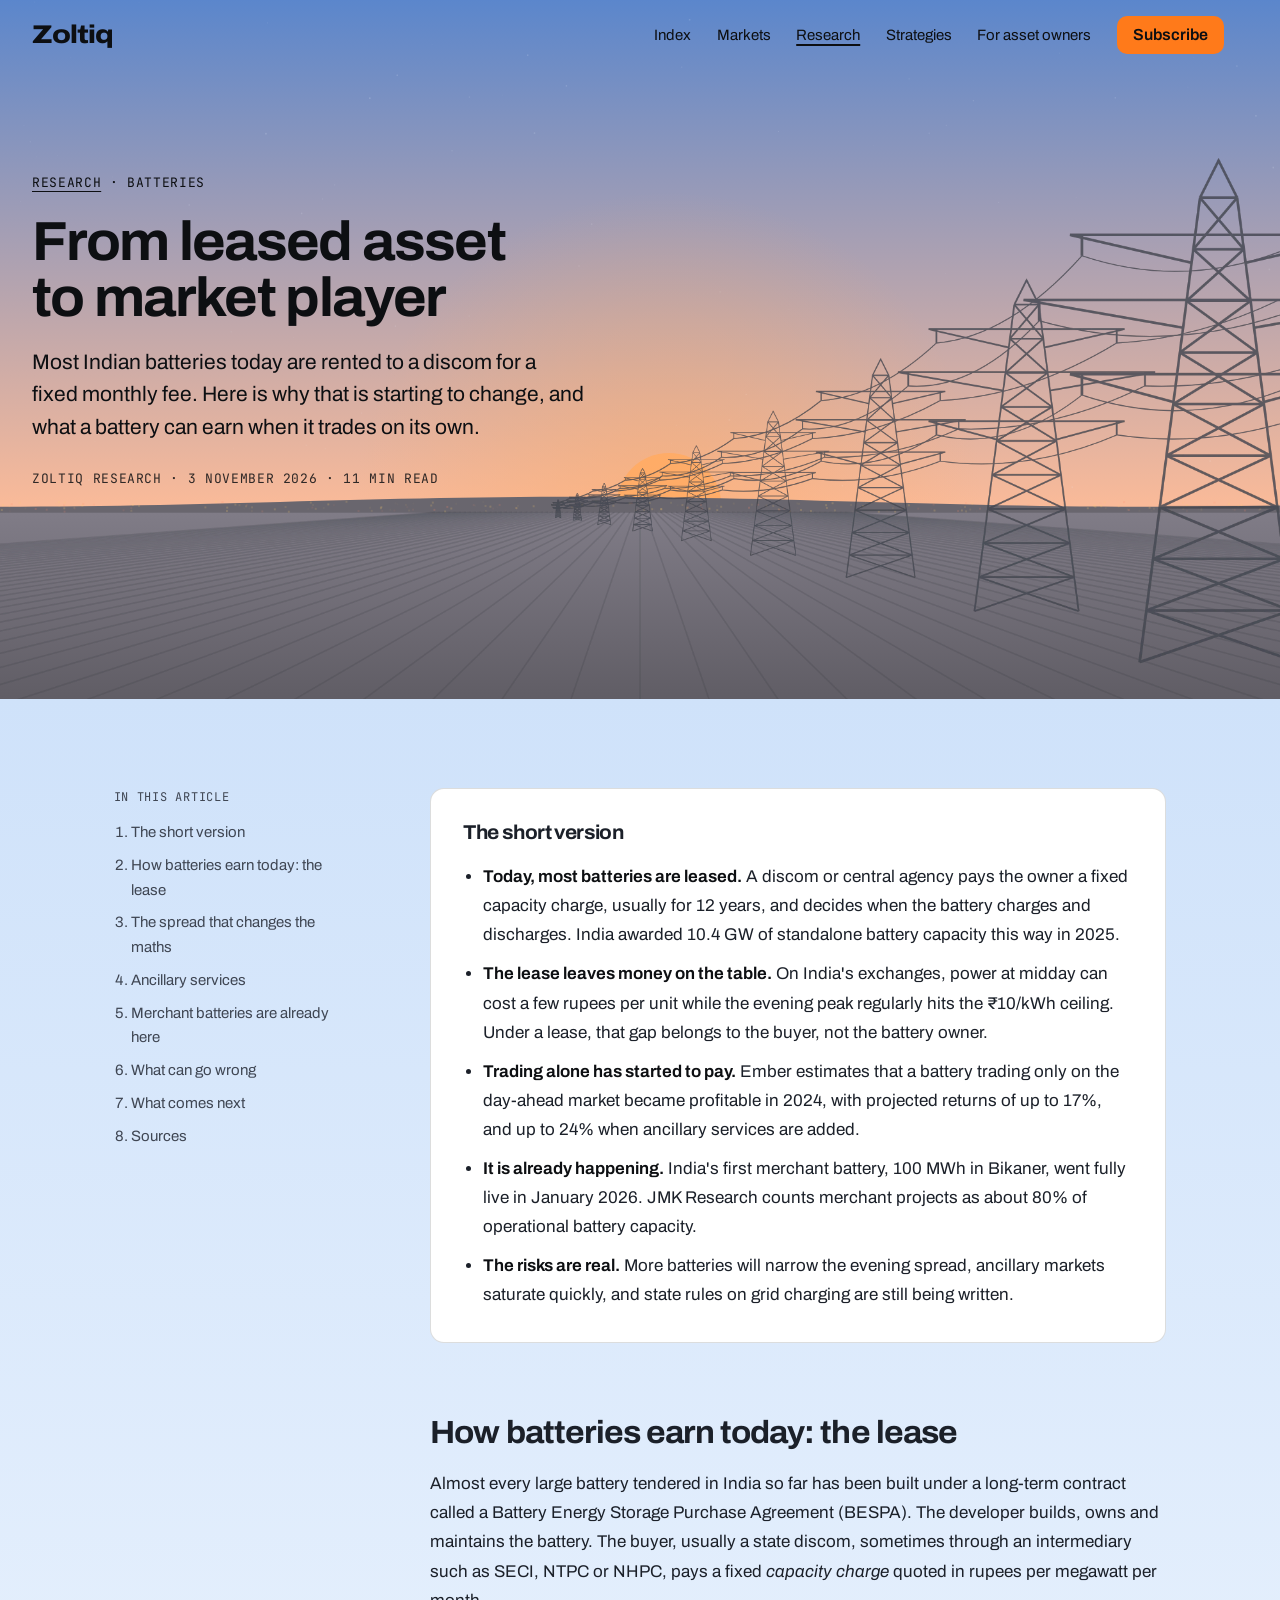
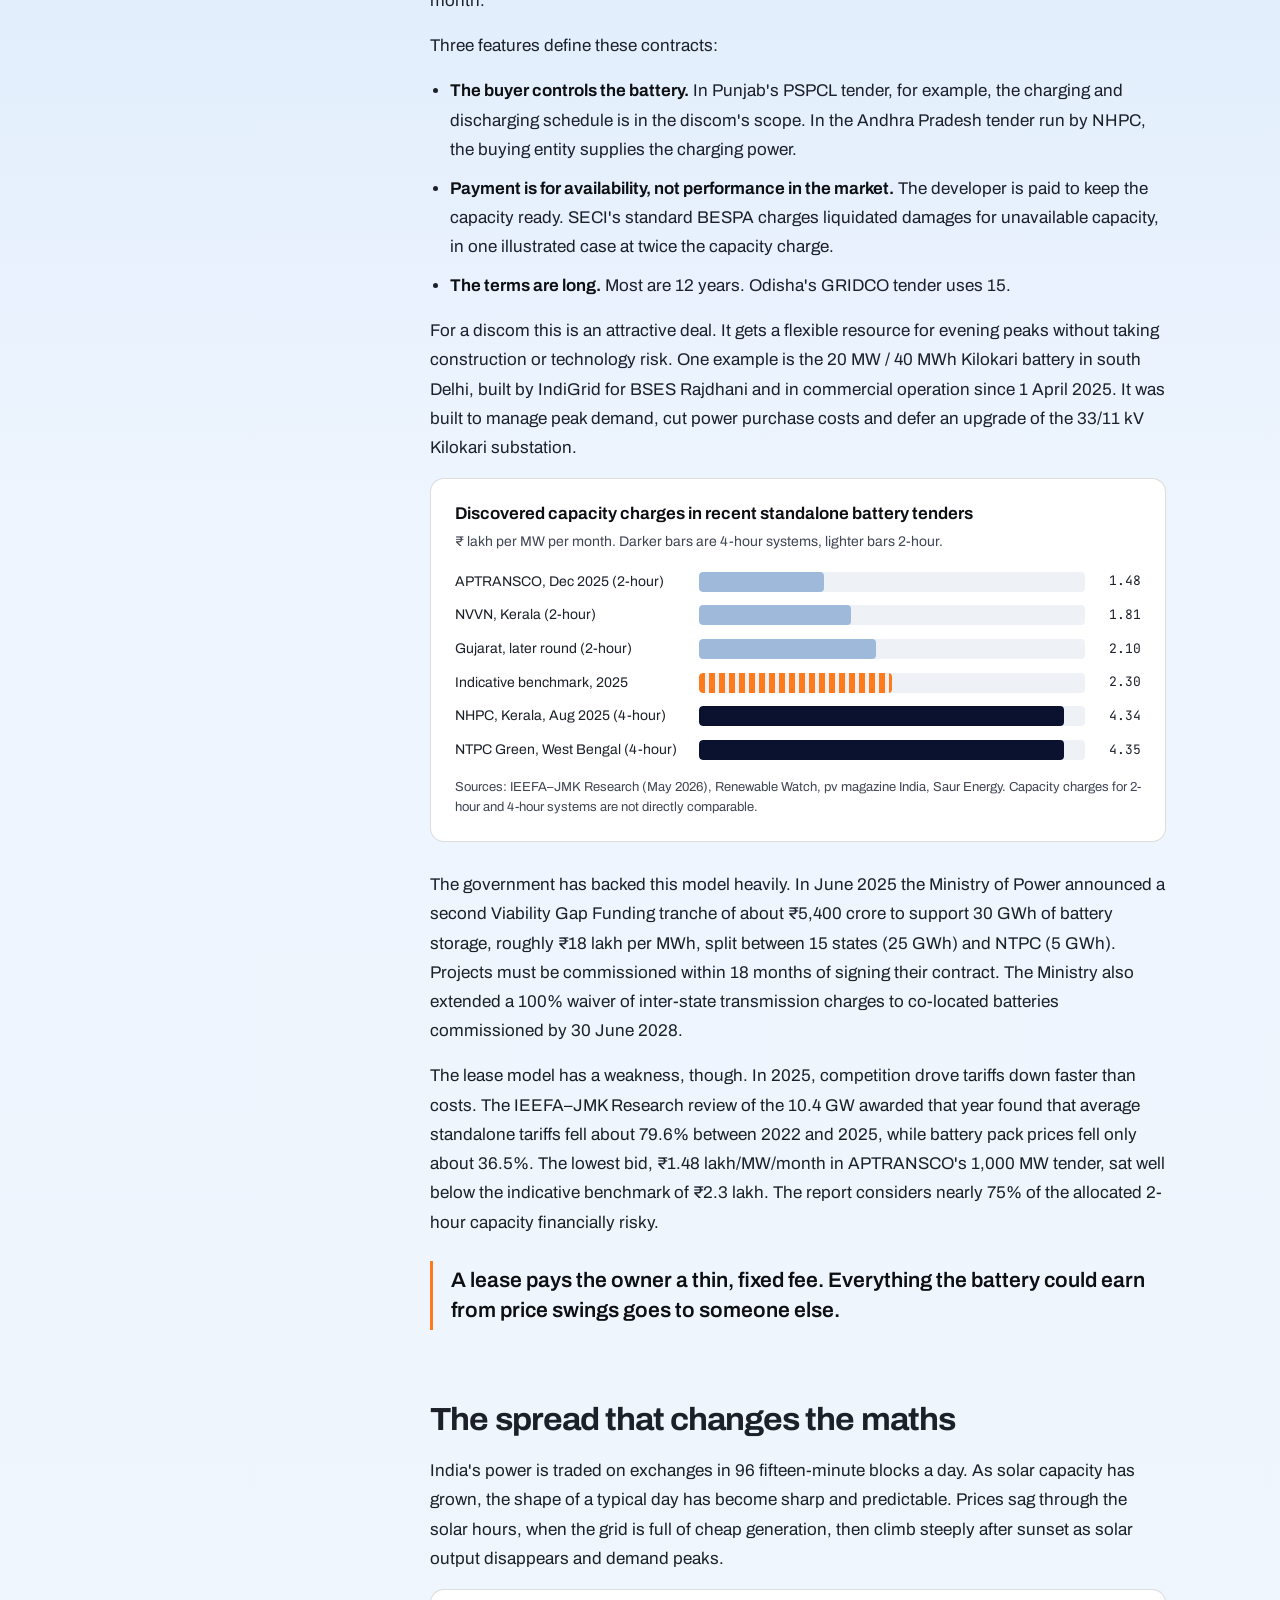
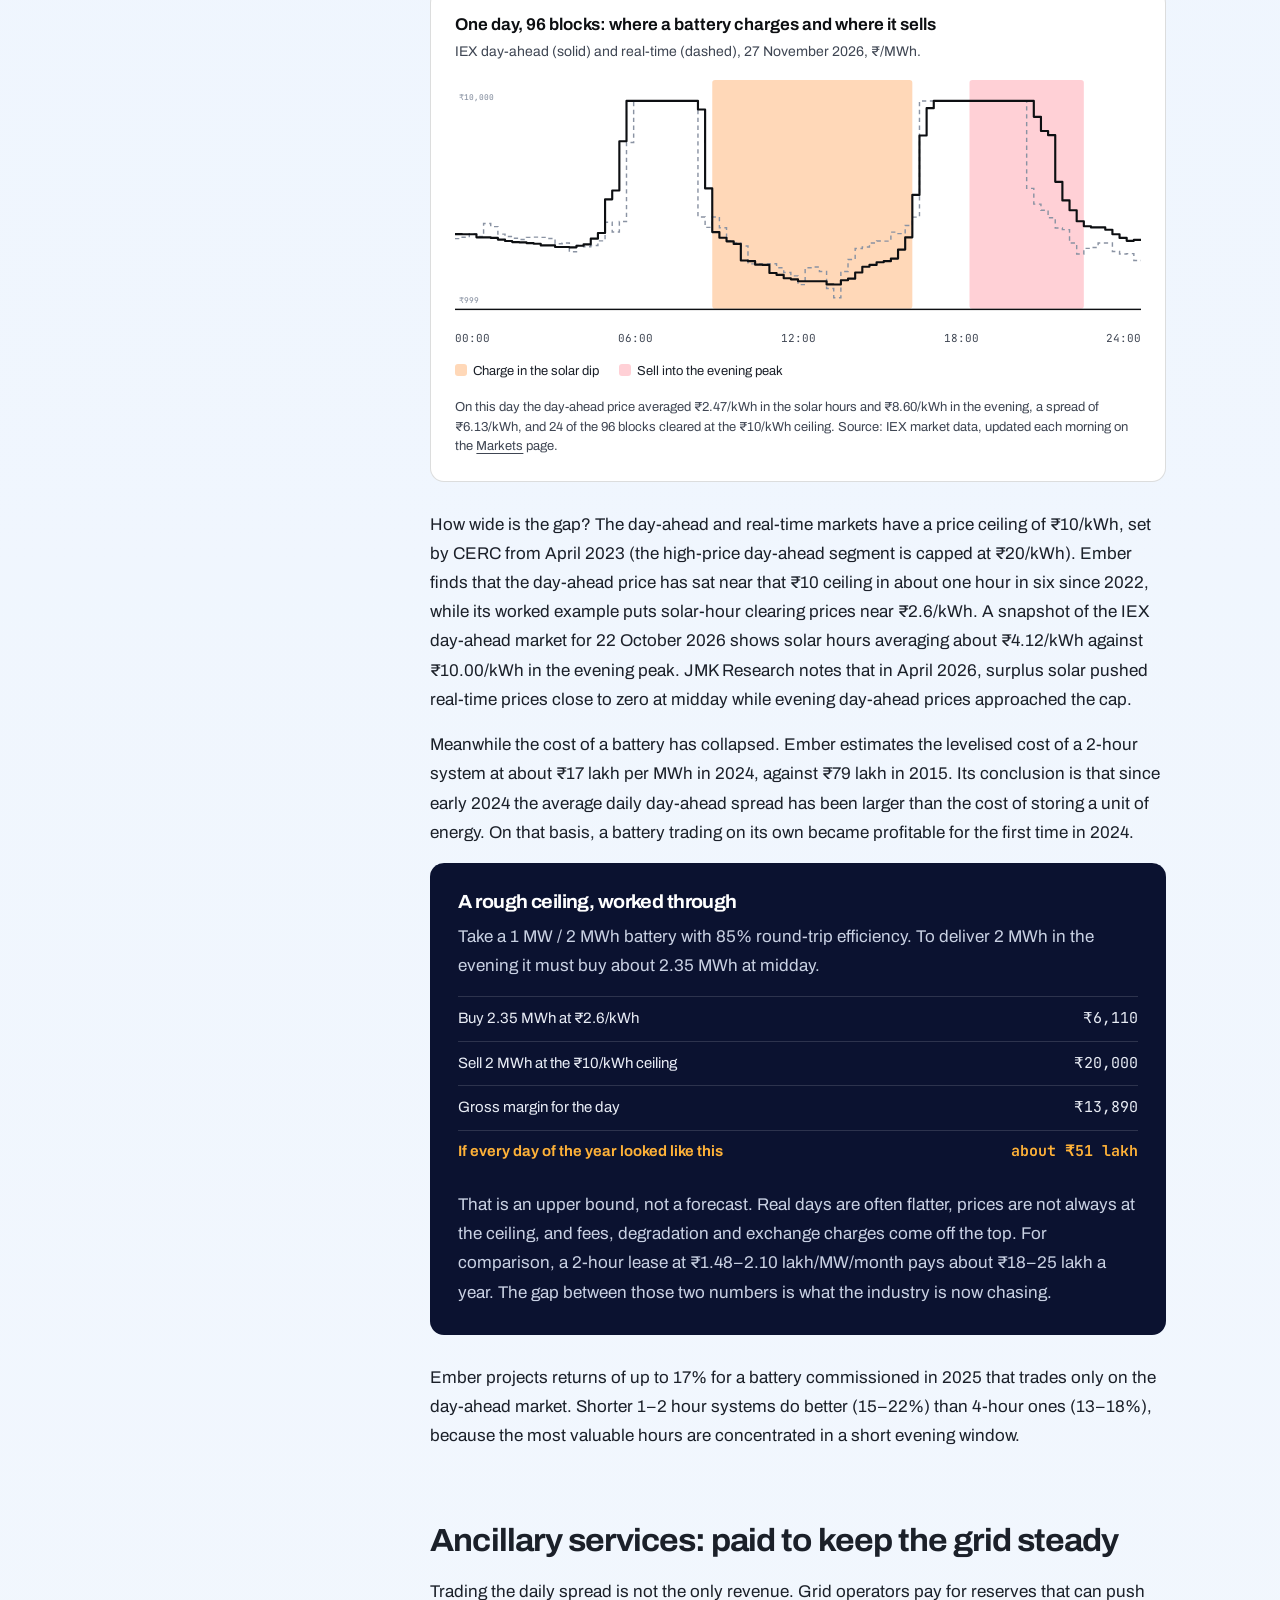
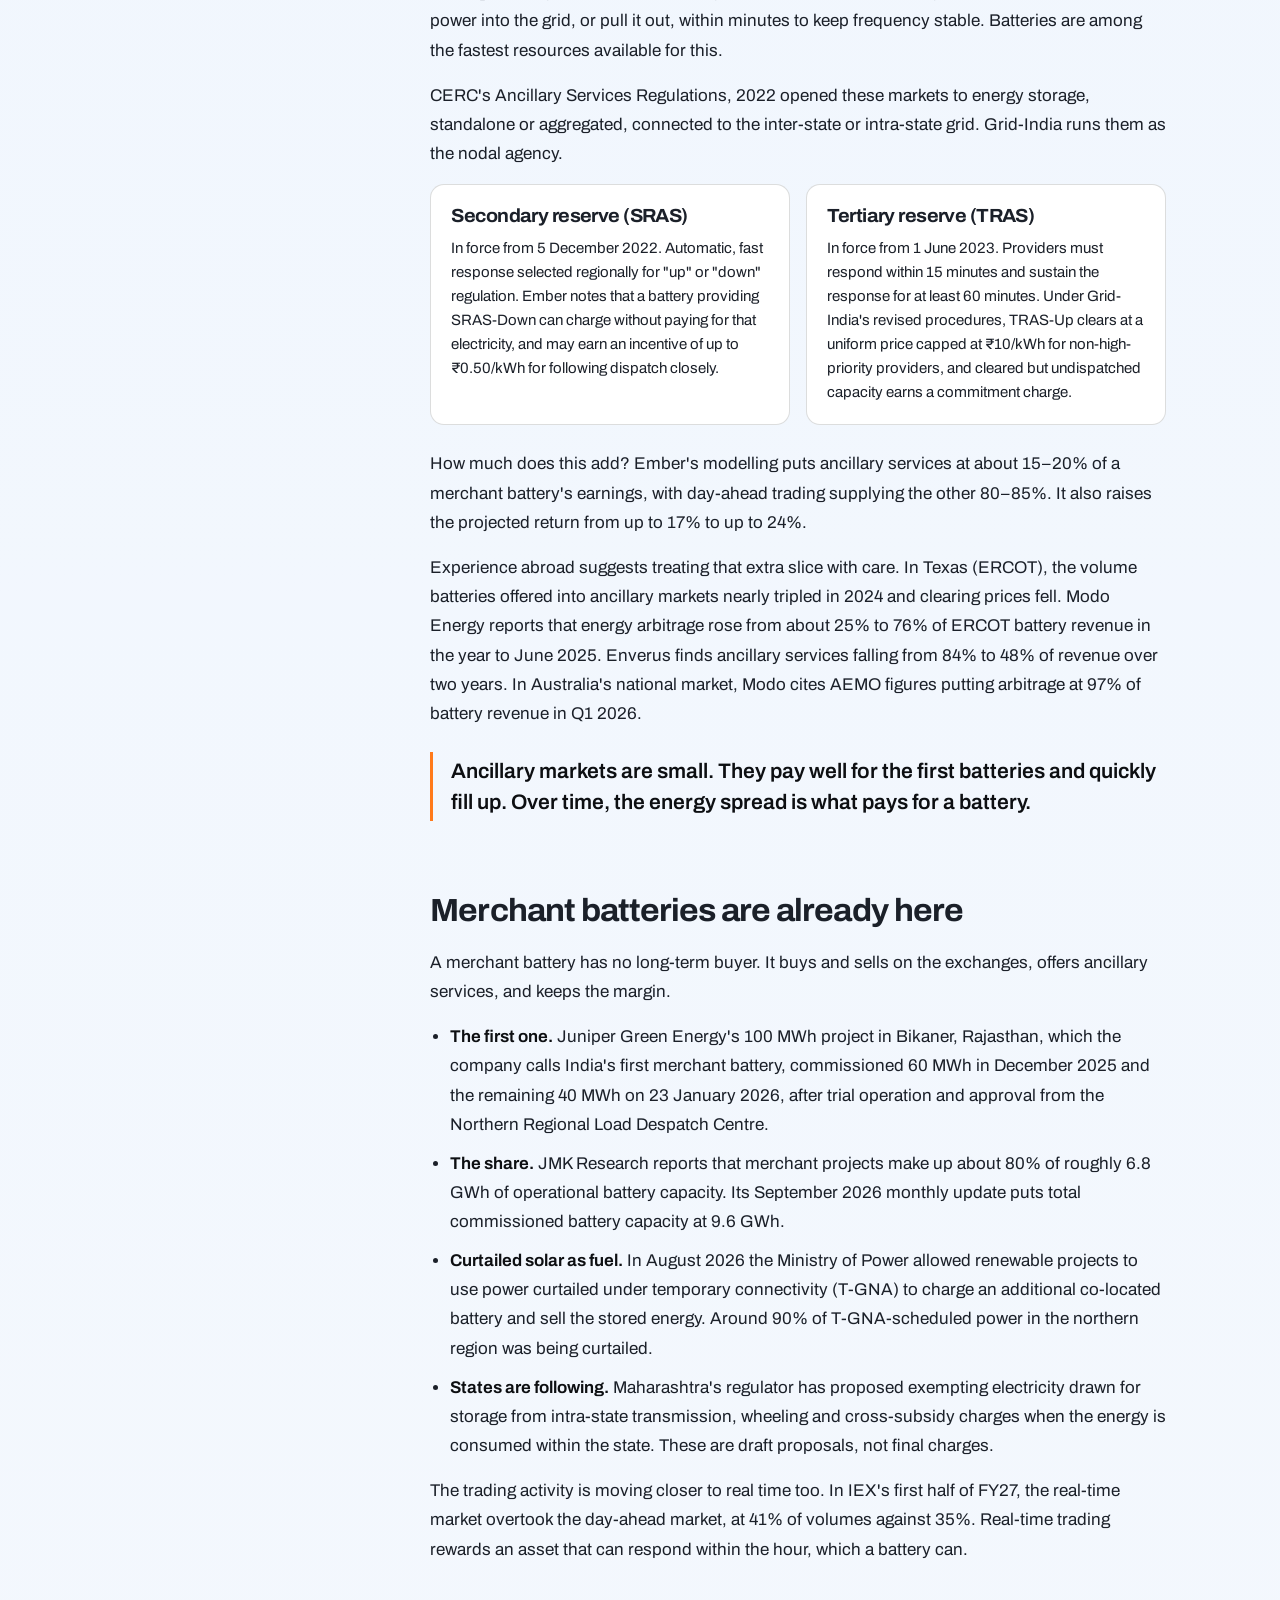
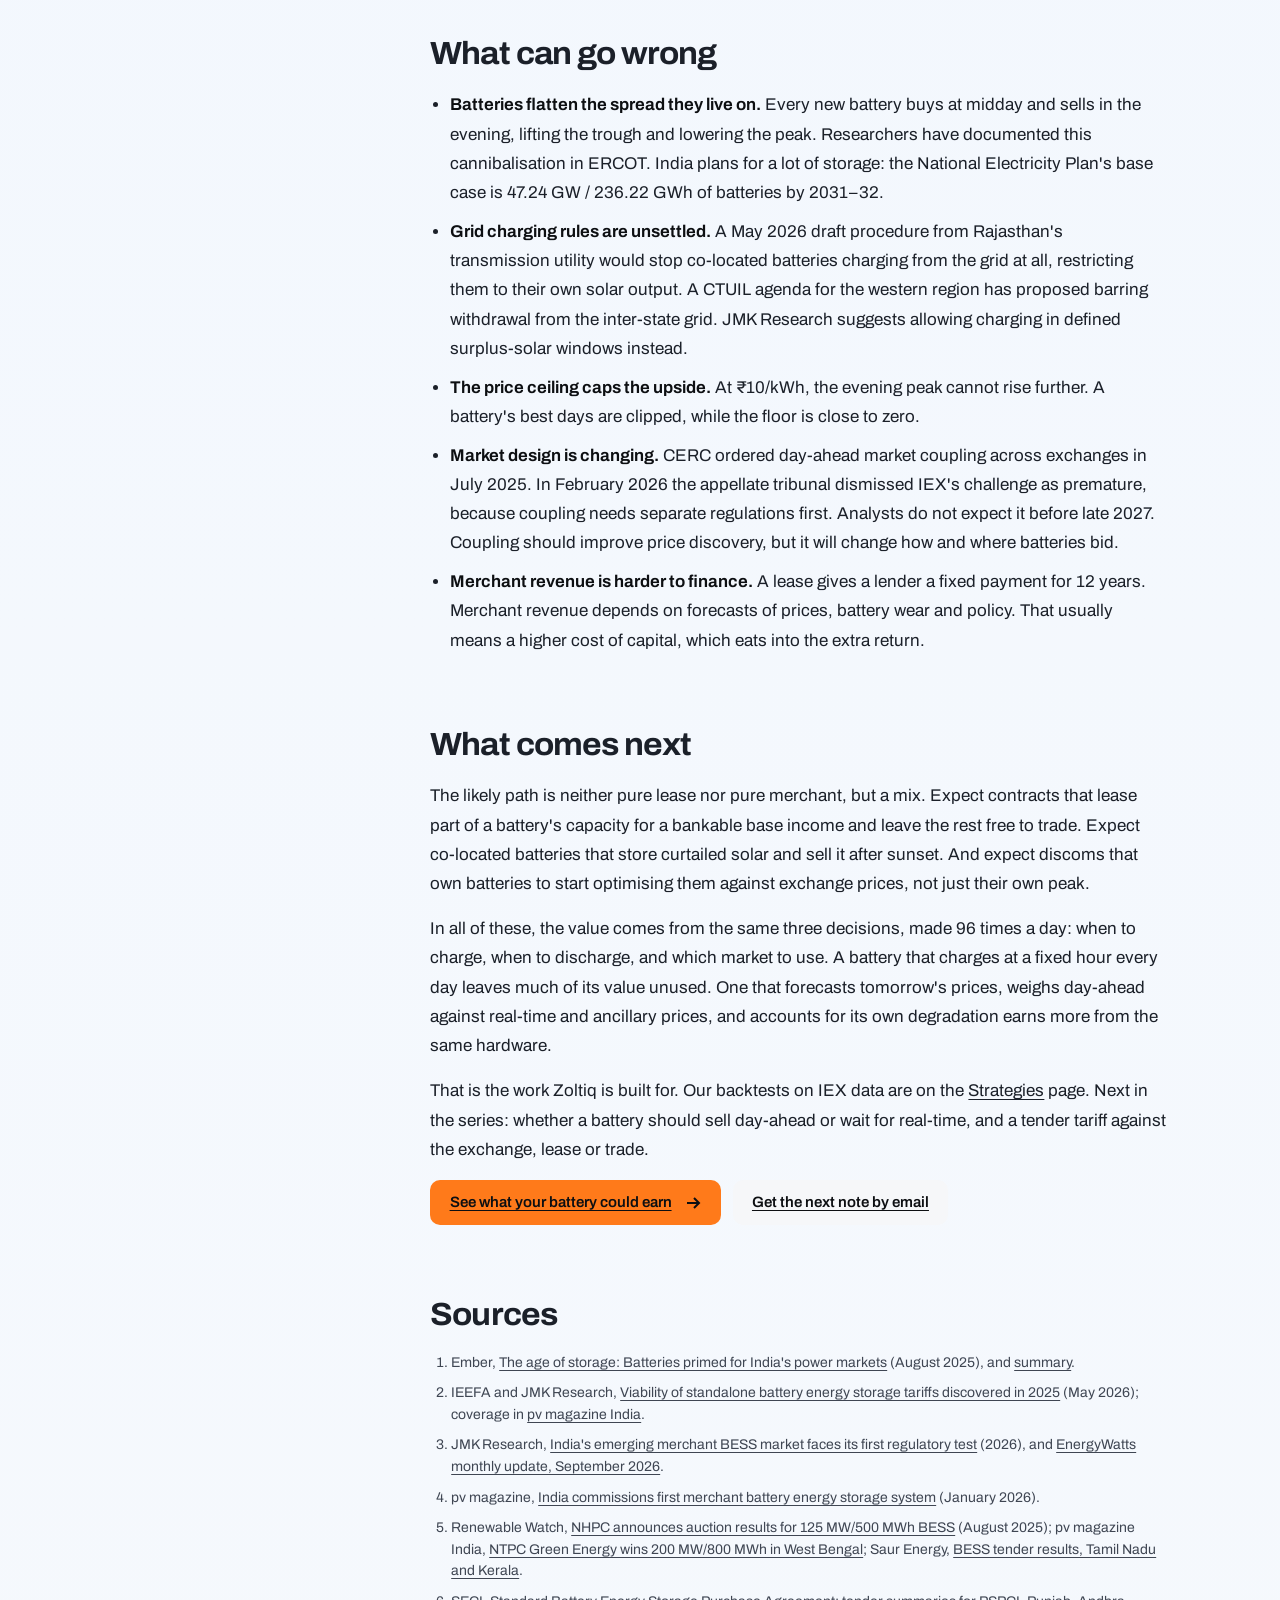
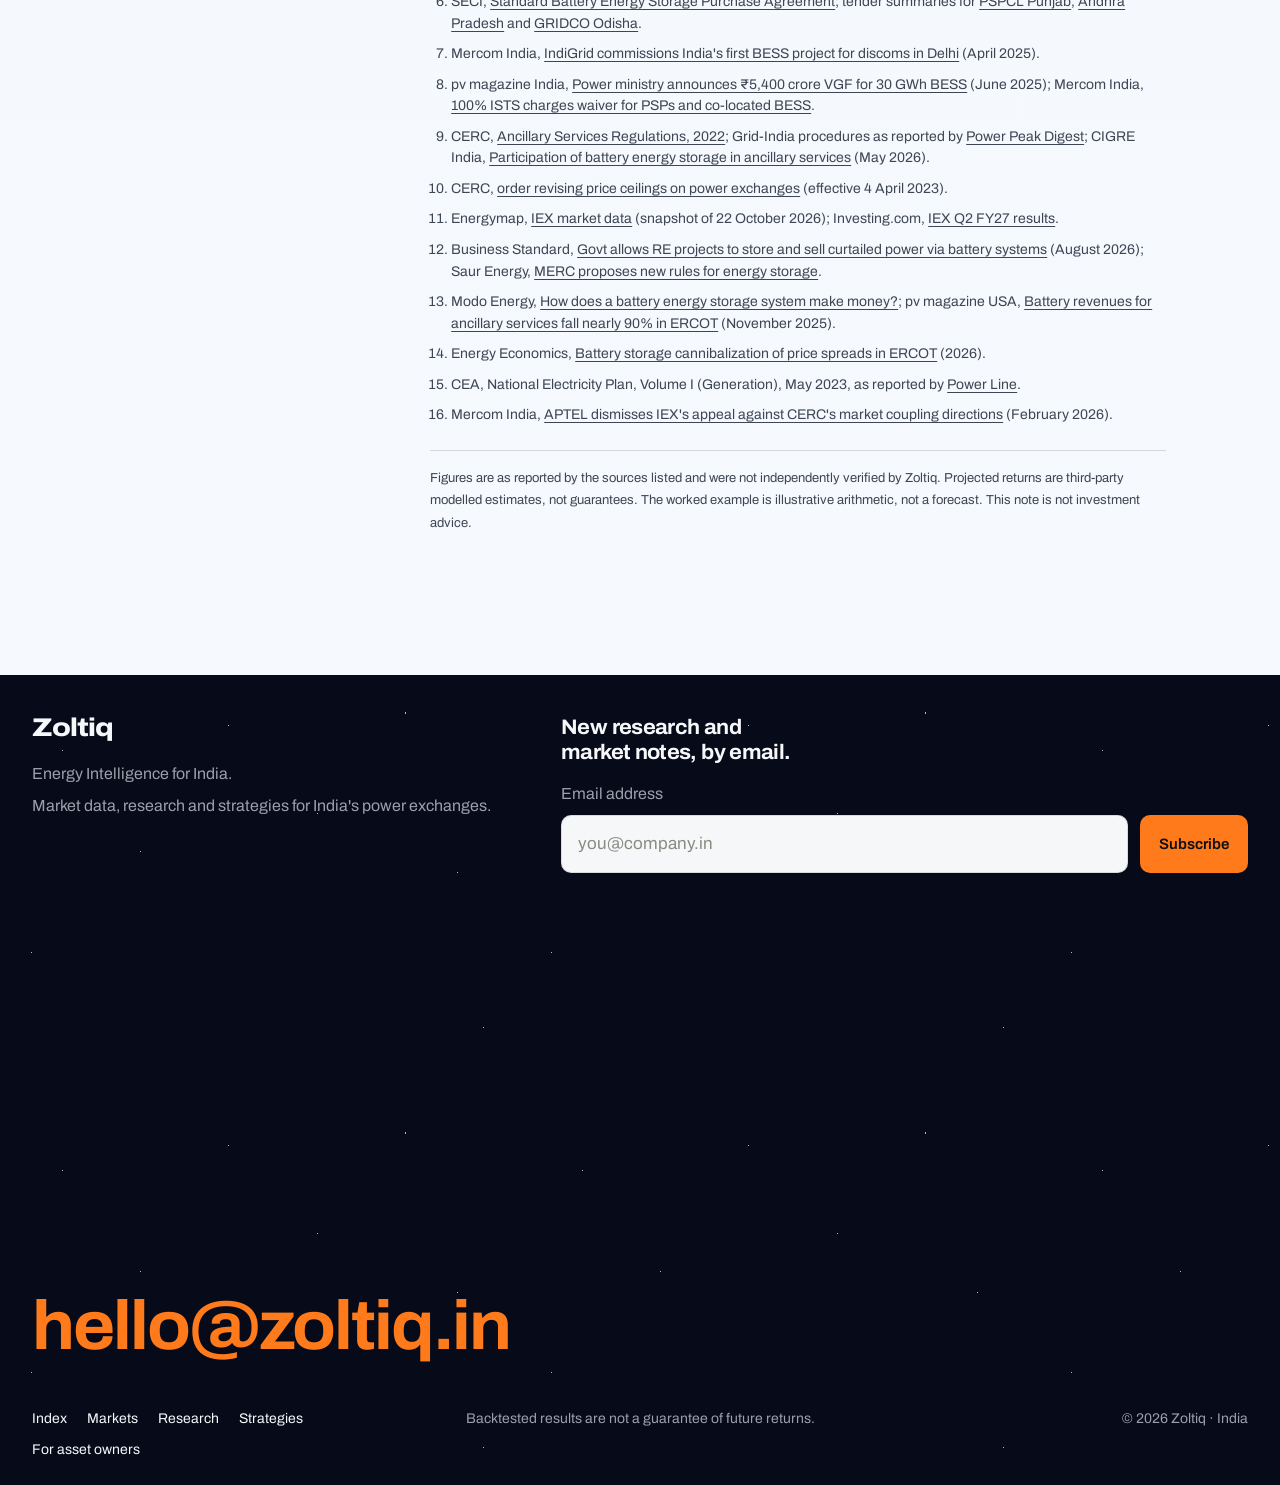
<file: research/batteries-beyond-the-lease/index.html>
<!doctype html>
<html lang="en-IN">
<head>
<meta charset="utf-8">
<meta name="viewport" content="width=device-width, initial-scale=1, viewport-fit=cover">
<title>From leased asset to market player | Zoltiq Research</title>
<meta name="description" content="Most Indian batteries are leased to discoms for a fixed fee. Why that is changing, and what a battery can earn from merchant trading and ancillary services on India's power exchanges.">
<meta name="theme-color" content="#f4f3ee">
<script>try{var t=localStorage.getItem("theme");if(t==="dark"||t==="light")document.documentElement.setAttribute("data-theme",t);}catch(e){}</script>
<link rel="icon" href="data:image/svg+xml,%3Csvg xmlns='http://www.w3.org/2000/svg' viewBox='0 0 32 32'%3E%3Crect width='32' height='32' fill='%23111'/%3E%3Ctext x='16' y='24' font-family='Georgia' font-size='22' text-anchor='middle' fill='%23ff7a1a'%3EZ%3C/text%3E%3C/svg%3E">
<link rel="preconnect" href="https://fonts.googleapis.com">
<link rel="preconnect" href="https://fonts.gstatic.com" crossorigin>
<link rel="stylesheet" href="https://fonts.googleapis.com/css2?family=Archivo:wdth,wght@100..125,400..800&family=JetBrains+Mono:wght@400;500&display=swap">
<link rel="stylesheet" href="../../assets/css/site.css?v=15">
<style>
.art-hero { min-height: max(78svh, 560px); }
.art-hero .page-copy { flex: 1; display: flex; flex-direction: column; justify-content: center; padding-block: clamp(2rem, 8vh, 5rem) clamp(8rem, 20vh, 12rem); }
.art-hero h1 { font-size: clamp(2.25rem, 1.2rem + 2.8vw, 4rem); line-height: 1.02; max-width: 16ch; }
.art-hero .lede { margin-top: 1.25rem; max-width: 46ch; }
.art-kicker, .art-meta { font-family: var(--font-mono); font-size: 0.8125rem; letter-spacing: 0.05em; text-transform: uppercase; }
.art-kicker { margin-bottom: 1.25rem; } .art-kicker a { text-decoration: underline; text-underline-offset: 4px; }
.art-meta { margin-top: 1.5rem; opacity: 0.85; }

.art { padding-block: clamp(3rem, 7vw, 6rem) var(--gap-section); background: linear-gradient(180deg, #cfe2fa 0%, #eef5fe 18%, #f6f9fd 100%); }
.art-grid { display: grid; grid-template-columns: minmax(0, 15rem) minmax(0, 46rem); gap: 2rem clamp(2rem, 6vw, 6rem); justify-content: center; }
.art-side { position: sticky; top: 5.5rem; align-self: start; }
.art-side-title { font-family: var(--font-mono); font-size: 0.75rem; letter-spacing: 0.06em; text-transform: uppercase; color: var(--ink-soft); margin-bottom: 0.75rem; }
.toc { margin: 0; padding-left: 1.1rem; display: grid; gap: 0.5rem; font-size: 0.9375rem; color: var(--ink-soft); }
.toc a { text-decoration: none; } .toc a:hover { text-decoration: underline; color: var(--ink); }
@media (max-width: 960px) { .art-grid { grid-template-columns: minmax(0, 1fr); } .art-side { position: static; } }

.art-body { font-size: 1.0625rem; line-height: 1.72; color: #1b2029; }
.art-body > section + section { margin-top: clamp(3rem, 6vw, 4.5rem); }
.art-body h2 { font-size: clamp(1.5rem, 1.2rem + 1vw, 2.125rem); line-height: 1.15; margin-bottom: 1.1rem; scroll-margin-top: 6rem; }
.art-body h3 { font-size: 1.1875rem; margin-bottom: 0.6rem; }
.art-body p + p, .art-body p + ul, .art-body ul + p, .art-body figure + p, .art-body p + figure, .art-body div + p, .art-body p + div { margin-top: 1rem; }
.art-body ul { margin: 0; padding-left: 1.2rem; display: grid; gap: 0.6rem; }
.art-body b { font-weight: 650; color: #0d0f12; }
.art-body a { text-decoration: underline; text-underline-offset: 3px; text-decoration-thickness: 1px; }
.keybox { background: #ffffff; border: 1px solid var(--line); border-radius: var(--radius); padding: clamp(1.25rem, 3vw, 2rem); }
.keybox h2 { font-size: 1.25rem; }
.pull { font-size: 1.3125rem; line-height: 1.45; font-weight: 600; color: #0d0f12; border-left: 3px solid #ff7a1a; padding: 0.25rem 0 0.25rem 1.1rem; margin-top: 1.5rem !important; }

.fig { margin: 1.75rem 0; padding: clamp(1rem, 3vw, 1.5rem); background: #ffffff; border: 1px solid var(--line); border-radius: var(--radius); }
.fig-title { font-weight: 650; color: #0d0f12; line-height: 1.3; }
.fig-sub { font-size: 0.875rem; color: var(--ink-soft); margin-top: 0.25rem !important; margin-bottom: 1rem; }
.fig figcaption { font-size: 0.8125rem; color: var(--ink-soft); margin-top: 1rem; line-height: 1.5; }
.hbars { display: grid; gap: 0.6rem; }
.hb { display: grid; grid-template-columns: minmax(0, 14.5rem) minmax(0, 1fr) 2.75rem; gap: 0.75rem; align-items: center; font-size: 0.875rem; }
.hb-t { height: 1.25rem; background: #eef2f7; border-radius: 4px; overflow: hidden; }
.hb-t i { display: block; height: 100%; width: calc(var(--w) / 4.6 * 100%); border-radius: 4px; background: #9fb9db; }
.hb.four .hb-t i { background: #0b1230; } .hb.ref .hb-t i { background: repeating-linear-gradient(90deg, #ff7a1a 0 6px, transparent 6px 10px); }
.hb-v { font-family: var(--font-mono); font-size: 0.8125rem; text-align: right; }
@media (max-width: 560px) { .hb { grid-template-columns: minmax(0, 1fr) 2.75rem; } .hb-l { grid-column: 1 / -1; } }
#art-day { display: block; width: 100%; height: auto; color: #0d0f12; --accent-soft: #ffd8b8; --bg-2: #ffd0d6; --ink-soft: #8a93a3; }
.axis-row { display: flex; justify-content: space-between; font-family: var(--font-mono); font-size: 0.6875rem; color: var(--ink-soft); margin-top: 0.35rem; }
.fig-key { display: flex; flex-wrap: wrap; gap: 0.5rem 1.25rem; font-size: 0.8125rem; margin-top: 0.75rem; }
.fig-key i { display: inline-block; width: 12px; height: 12px; border-radius: 3px; margin-right: 6px; vertical-align: -1px; }
.fig-key .k-sun { background: #ffd8b8; } .fig-key .k-eve { background: #ffd0d6; }

.calc { margin: 1.75rem 0; padding: clamp(1.25rem, 3vw, 1.75rem); background: #0b1230; color: #e9edf6; border-radius: var(--radius); }
.calc h3 { color: #fff; } .calc p { color: #c9d1e3; } .calc b { color: #fff; }
.calc table { width: 100%; border-collapse: collapse; margin: 1rem 0; font-size: 0.9375rem; }
.calc td { padding: 0.55rem 0; border-top: 1px solid rgba(255,255,255,0.14); }
.calc td:last-child { text-align: right; font-family: var(--font-mono); white-space: nowrap; padding-left: 1rem; }
.calc tr.tot td { font-weight: 650; color: #ffb238; }
.two-col { display: grid; grid-template-columns: repeat(2, minmax(0, 1fr)); gap: 1rem; margin: 1.5rem 0; }
.mini { background: #ffffff; border: 1px solid var(--line); border-radius: var(--radius); padding: 1.25rem; font-size: 0.9375rem; line-height: 1.6; }
@media (max-width: 640px) { .two-col { grid-template-columns: minmax(0, 1fr); } }
.art-cta { display: flex; flex-wrap: wrap; gap: 0.75rem; margin-top: 1.75rem; }
.sources ol { padding-left: 1.3rem; display: grid; gap: 0.55rem; font-size: 0.875rem; line-height: 1.55; color: #3f4653; }
.disclaimer { margin-top: 1.5rem; font-size: 0.8125rem; color: var(--ink-soft); padding-top: 1rem; border-top: 1px solid var(--line); }
</style>
</head>
<body class="sky-page">
<a class="skip" href="#main">Skip to content</a>

<header class="site-header">
  <div class="frame">
    <a class="brand" href="../../">Zoltiq</a>
    <div class="header-tools">
      <button class="menu-btn" type="button" aria-expanded="false" aria-controls="site-nav">Menu</button>
    </div>
    <nav class="nav" id="site-nav" aria-label="Main">
      <a href="../../battery-index/">Index</a>
      <a href="../../markets/">Markets</a>
      <a href="../../research/" aria-current="page">Research</a>
      <a href="../../strategies/">Strategies</a>
      <a href="../../asset-owners/">For asset owners</a>
      <a class="btn small" href="#subscribe">Subscribe</a>
    </nav>
  </div>
</header>

<main id="main">
  <section class="hero page-hero art-hero" data-hour="6.6" aria-labelledby="page-title">
    <canvas class="hero-sky" id="hero-sky" aria-hidden="true"></canvas>
    <img class="hero-slide hero-pylons day" src="../../assets/img/pylons-dark.webp" width="2000" height="1170" alt="">
    <img class="hero-slide hero-pylons night" src="../../assets/img/pylons-light.webp" width="2000" height="1170" alt="" style="opacity:0">
    <div class="frame page-copy">
      <p class="art-kicker"><a href="../">Research</a> · Batteries</p>
      <h1 id="page-title">From leased asset to market player</h1>
      <p class="lede">Most Indian batteries today are rented to a discom for a fixed monthly fee. Here is why that is starting to change, and what a battery can earn when it trades on its own.</p>
      <p class="art-meta">Zoltiq Research · 3 November 2026 · <span id="read-time">14</span> min read</p>
    </div>
  </section>

  <article class="art sky-morning" aria-labelledby="page-title">
    <div class="frame art-grid">
      <aside class="art-side" aria-label="In this article">
        <p class="art-side-title">In this article</p>
        <ol class="toc">
          <li><a href="#short">The short version</a></li>
          <li><a href="#lease">How batteries earn today: the lease</a></li>
          <li><a href="#spread">The spread that changes the maths</a></li>
          <li><a href="#ancillary">Ancillary services</a></li>
          <li><a href="#merchant">Merchant batteries are already here</a></li>
          <li><a href="#risks">What can go wrong</a></li>
          <li><a href="#next">What comes next</a></li>
          <li><a href="#sources">Sources</a></li>
        </ol>
      </aside>

      <div class="art-body">

        <section id="short" class="keybox" aria-labelledby="short-h">
          <h2 id="short-h">The short version</h2>
          <ul>
            <li><b>Today, most batteries are leased.</b> A discom or central agency pays the owner a fixed capacity charge, usually for 12 years, and decides when the battery charges and discharges. India awarded 10.4 GW of standalone battery capacity this way in 2025.</li>
            <li><b>The lease leaves money on the table.</b> On India's exchanges, power at midday can cost a few rupees per unit while the evening peak regularly hits the ₹10/kWh ceiling. Under a lease, that gap belongs to the buyer, not the battery owner.</li>
            <li><b>Trading alone has started to pay.</b> Ember estimates that a battery trading only on the day-ahead market became profitable in 2024, with projected returns of up to 17%, and up to 24% when ancillary services are added.</li>
            <li><b>It is already happening.</b> India's first merchant battery, 100 MWh in Bikaner, went fully live in January 2026. JMK Research counts merchant projects as about 80% of operational battery capacity.</li>
            <li><b>The risks are real.</b> More batteries will narrow the evening spread, ancillary markets saturate quickly, and state rules on grid charging are still being written.</li>
          </ul>
        </section>

        <section id="lease" aria-labelledby="lease-h">
          <h2 id="lease-h">How batteries earn today: the lease</h2>
          <p>Almost every large battery tendered in India so far has been built under a long-term contract called a Battery Energy Storage Purchase Agreement (BESPA). The developer builds, owns and maintains the battery. The buyer, usually a state discom, sometimes through an intermediary such as SECI, NTPC or NHPC, pays a fixed <em>capacity charge</em> quoted in rupees per megawatt per month.</p>
          <p>Three features define these contracts:</p>
          <ul>
            <li><b>The buyer controls the battery.</b> In Punjab's PSPCL tender, for example, the charging and discharging schedule is in the discom's scope. In the Andhra Pradesh tender run by NHPC, the buying entity supplies the charging power.</li>
            <li><b>Payment is for availability, not performance in the market.</b> The developer is paid to keep the capacity ready. SECI's standard BESPA charges liquidated damages for unavailable capacity, in one illustrated case at twice the capacity charge.</li>
            <li><b>The terms are long.</b> Most are 12 years. Odisha's GRIDCO tender uses 15.</li>
          </ul>
          <p>For a discom this is an attractive deal. It gets a flexible resource for evening peaks without taking construction or technology risk. One example is the 20 MW / 40 MWh Kilokari battery in south Delhi, built by IndiGrid for BSES Rajdhani and in commercial operation since 1 April 2025. It was built to manage peak demand, cut power purchase costs and defer an upgrade of the 33/11 kV Kilokari substation.</p>

          <figure class="fig" aria-labelledby="fig1-cap">
            <p class="fig-title">Discovered capacity charges in recent standalone battery tenders</p>
            <p class="fig-sub">₹ lakh per MW per month. Darker bars are 4-hour systems, lighter bars 2-hour.</p>
            <div class="hbars" role="img" aria-label="Bar chart of capacity charges: APTRANSCO 2-hour 1.48, NVVN Kerala 2-hour 1.81, Gujarat later round 2-hour 2.10, indicative benchmark 2.3, NHPC Kerala 4-hour 4.34, NTPC Green West Bengal 4-hour 4.35, all in rupees lakh per megawatt per month.">
              <div class="hb two"><span class="hb-l">APTRANSCO, Dec 2025 (2-hour)</span><span class="hb-t"><i style="--w:1.48"></i></span><span class="hb-v">1.48</span></div>
              <div class="hb two"><span class="hb-l">NVVN, Kerala (2-hour)</span><span class="hb-t"><i style="--w:1.81"></i></span><span class="hb-v">1.81</span></div>
              <div class="hb two"><span class="hb-l">Gujarat, later round (2-hour)</span><span class="hb-t"><i style="--w:2.10"></i></span><span class="hb-v">2.10</span></div>
              <div class="hb ref"><span class="hb-l">Indicative benchmark, 2025</span><span class="hb-t"><i style="--w:2.30"></i></span><span class="hb-v">2.30</span></div>
              <div class="hb four"><span class="hb-l">NHPC, Kerala, Aug 2025 (4-hour)</span><span class="hb-t"><i style="--w:4.34"></i></span><span class="hb-v">4.34</span></div>
              <div class="hb four"><span class="hb-l">NTPC Green, West Bengal (4-hour)</span><span class="hb-t"><i style="--w:4.35"></i></span><span class="hb-v">4.35</span></div>
            </div>
            <figcaption id="fig1-cap">Sources: IEEFA–JMK Research (May 2026), Renewable Watch, pv magazine India, Saur Energy. Capacity charges for 2-hour and 4-hour systems are not directly comparable.</figcaption>
          </figure>

          <p>The government has backed this model heavily. In June 2025 the Ministry of Power announced a second Viability Gap Funding tranche of about ₹5,400 crore to support 30 GWh of battery storage, roughly ₹18 lakh per MWh, split between 15 states (25 GWh) and NTPC (5 GWh). Projects must be commissioned within 18 months of signing their contract. The Ministry also extended a 100% waiver of inter-state transmission charges to co-located batteries commissioned by 30 June 2028.</p>
          <p>The lease model has a weakness, though. In 2025, competition drove tariffs down faster than costs. The IEEFA–JMK Research review of the 10.4 GW awarded that year found that average standalone tariffs fell about 79.6% between 2022 and 2025, while battery pack prices fell only about 36.5%. The lowest bid, ₹1.48 lakh/MW/month in APTRANSCO's 1,000 MW tender, sat well below the indicative benchmark of ₹2.3 lakh. The report considers nearly 75% of the allocated 2-hour capacity financially risky.</p>
          <p class="pull">A lease pays the owner a thin, fixed fee. Everything the battery could earn from price swings goes to someone else.</p>
        </section>

        <section id="spread" aria-labelledby="spread-h">
          <h2 id="spread-h">The spread that changes the maths</h2>
          <p>India's power is traded on exchanges in 96 fifteen-minute blocks a day. As solar capacity has grown, the shape of a typical day has become sharp and predictable. Prices sag through the solar hours, when the grid is full of cheap generation, then climb steeply after sunset as solar output disappears and demand peaks.</p>

          <figure class="fig" aria-labelledby="fig2-cap">
            <p class="fig-title">One day, 96 blocks: where a battery charges and where it sells</p>
            <p class="fig-sub">IEX day-ahead (solid) and real-time (dashed), <span id="day-date">latest day</span>, ₹/MWh.</p>
            <svg id="art-day" role="img" aria-label="IEX day-ahead and real-time prices across the 96 blocks of the latest day: low through the solar hours, highest in the evening. A battery charges in the solar dip and sells into the evening peak."></svg>
            <div class="axis-row" aria-hidden="true"><span>00:00</span><span>06:00</span><span>12:00</span><span>18:00</span><span>24:00</span></div>
            <div class="fig-key" aria-hidden="true"><span><i class="k-sun"></i>Charge in the solar dip</span><span><i class="k-eve"></i>Sell into the evening peak</span></div>
            <figcaption id="fig2-cap"><span id="day-stats">On the latest day, the day-ahead market was far cheaper in the solar hours than in the evening.</span> Source: IEX market data, updated each morning on the <a href="../../markets/">Markets</a> page.</figcaption>
          </figure>

          <p>How wide is the gap? The day-ahead and real-time markets have a price ceiling of ₹10/kWh, set by CERC from April 2023 (the high-price day-ahead segment is capped at ₹20/kWh). Ember finds that the day-ahead price has sat near that ₹10 ceiling in about one hour in six since 2022, while its worked example puts solar-hour clearing prices near ₹2.6/kWh. A snapshot of the IEX day-ahead market for 22 October 2026 shows solar hours averaging about ₹4.12/kWh against ₹10.00/kWh in the evening peak. JMK Research notes that in April 2026, surplus solar pushed real-time prices close to zero at midday while evening day-ahead prices approached the cap.</p>
          <p>Meanwhile the cost of a battery has collapsed. Ember estimates the levelised cost of a 2-hour system at about ₹17 lakh per MWh in 2024, against ₹79 lakh in 2015. Its conclusion is that since early 2024 the average daily day-ahead spread has been larger than the cost of storing a unit of energy. On that basis, a battery trading on its own became profitable for the first time in 2024.</p>

          <div class="calc" aria-labelledby="calc-h">
            <h3 id="calc-h">A rough ceiling, worked through</h3>
            <p>Take a 1 MW / 2 MWh battery with 85% round-trip efficiency. To deliver 2 MWh in the evening it must buy about 2.35 MWh at midday.</p>
            <table>
              <tr><td>Buy 2.35 MWh at ₹2.6/kWh</td><td>₹6,110</td></tr>
              <tr><td>Sell 2 MWh at the ₹10/kWh ceiling</td><td>₹20,000</td></tr>
              <tr><td>Gross margin for the day</td><td>₹13,890</td></tr>
              <tr class="tot"><td>If every day of the year looked like this</td><td>about ₹51 lakh</td></tr>
            </table>
            <p>That is an upper bound, not a forecast. Real days are often flatter, prices are not always at the ceiling, and fees, degradation and exchange charges come off the top. For comparison, a 2-hour lease at ₹1.48–2.10 lakh/MW/month pays about ₹18–25 lakh a year. The gap between those two numbers is what the industry is now chasing.</p>
          </div>

          <p>Ember projects returns of up to 17% for a battery commissioned in 2025 that trades only on the day-ahead market. Shorter 1–2 hour systems do better (15–22%) than 4-hour ones (13–18%), because the most valuable hours are concentrated in a short evening window.</p>
        </section>

        <section id="ancillary" aria-labelledby="ancillary-h">
          <h2 id="ancillary-h">Ancillary services: paid to keep the grid steady</h2>
          <p>Trading the daily spread is not the only revenue. Grid operators pay for reserves that can push power into the grid, or pull it out, within minutes to keep frequency stable. Batteries are among the fastest resources available for this.</p>
          <p>CERC's Ancillary Services Regulations, 2022 opened these markets to energy storage, standalone or aggregated, connected to the inter-state or intra-state grid. Grid-India runs them as the nodal agency.</p>
          <div class="two-col">
            <div class="mini">
              <h3>Secondary reserve (SRAS)</h3>
              <p>In force from 5 December 2022. Automatic, fast response selected regionally for "up" or "down" regulation. Ember notes that a battery providing SRAS-Down can charge without paying for that electricity, and may earn an incentive of up to ₹0.50/kWh for following dispatch closely.</p>
            </div>
            <div class="mini">
              <h3>Tertiary reserve (TRAS)</h3>
              <p>In force from 1 June 2023. Providers must respond within 15 minutes and sustain the response for at least 60 minutes. Under Grid-India's revised procedures, TRAS-Up clears at a uniform price capped at ₹10/kWh for non-high-priority providers, and cleared but undispatched capacity earns a commitment charge.</p>
            </div>
          </div>
          <p>How much does this add? Ember's modelling puts ancillary services at about 15–20% of a merchant battery's earnings, with day-ahead trading supplying the other 80–85%. It also raises the projected return from up to 17% to up to 24%.</p>
          <p>Experience abroad suggests treating that extra slice with care. In Texas (ERCOT), the volume batteries offered into ancillary markets nearly tripled in 2024 and clearing prices fell. Modo Energy reports that energy arbitrage rose from about 25% to 76% of ERCOT battery revenue in the year to June 2025. Enverus finds ancillary services falling from 84% to 48% of revenue over two years. In Australia's national market, Modo cites AEMO figures putting arbitrage at 97% of battery revenue in Q1 2026.</p>
          <p class="pull">Ancillary markets are small. They pay well for the first batteries and quickly fill up. Over time, the energy spread is what pays for a battery.</p>
        </section>

        <section id="merchant" aria-labelledby="merchant-h">
          <h2 id="merchant-h">Merchant batteries are already here</h2>
          <p>A merchant battery has no long-term buyer. It buys and sells on the exchanges, offers ancillary services, and keeps the margin.</p>
          <ul>
            <li><b>The first one.</b> Juniper Green Energy's 100 MWh project in Bikaner, Rajasthan, which the company calls India's first merchant battery, commissioned 60 MWh in December 2025 and the remaining 40 MWh on 23 January 2026, after trial operation and approval from the Northern Regional Load Despatch Centre.</li>
            <li><b>The share.</b> JMK Research reports that merchant projects make up about 80% of roughly 6.8 GWh of operational battery capacity. Its September 2026 monthly update puts total commissioned battery capacity at 9.6 GWh.</li>
            <li><b>Curtailed solar as fuel.</b> In August 2026 the Ministry of Power allowed renewable projects to use power curtailed under temporary connectivity (T-GNA) to charge an additional co-located battery and sell the stored energy. Around 90% of T-GNA-scheduled power in the northern region was being curtailed.</li>
            <li><b>States are following.</b> Maharashtra's regulator has proposed exempting electricity drawn for storage from intra-state transmission, wheeling and cross-subsidy charges when the energy is consumed within the state. These are draft proposals, not final charges.</li>
          </ul>
          <p>The trading activity is moving closer to real time too. In IEX's first half of FY27, the real-time market overtook the day-ahead market, at 41% of volumes against 35%. Real-time trading rewards an asset that can respond within the hour, which a battery can.</p>
        </section>

        <section id="risks" aria-labelledby="risks-h">
          <h2 id="risks-h">What can go wrong</h2>
          <ul class="risks">
            <li><b>Batteries flatten the spread they live on.</b> Every new battery buys at midday and sells in the evening, lifting the trough and lowering the peak. Researchers have documented this cannibalisation in ERCOT. India plans for a lot of storage: the National Electricity Plan's base case is 47.24 GW / 236.22 GWh of batteries by 2031–32.</li>
            <li><b>Grid charging rules are unsettled.</b> A May 2026 draft procedure from Rajasthan's transmission utility would stop co-located batteries charging from the grid at all, restricting them to their own solar output. A CTUIL agenda for the western region has proposed barring withdrawal from the inter-state grid. JMK Research suggests allowing charging in defined surplus-solar windows instead.</li>
            <li><b>The price ceiling caps the upside.</b> At ₹10/kWh, the evening peak cannot rise further. A battery's best days are clipped, while the floor is close to zero.</li>
            <li><b>Market design is changing.</b> CERC ordered day-ahead market coupling across exchanges in July 2025. In February 2026 the appellate tribunal dismissed IEX's challenge as premature, because coupling needs separate regulations first. Analysts do not expect it before late 2027. Coupling should improve price discovery, but it will change how and where batteries bid.</li>
            <li><b>Merchant revenue is harder to finance.</b> A lease gives a lender a fixed payment for 12 years. Merchant revenue depends on forecasts of prices, battery wear and policy. That usually means a higher cost of capital, which eats into the extra return.</li>
          </ul>
        </section>

        <section id="next" aria-labelledby="next-h">
          <h2 id="next-h">What comes next</h2>
          <p>The likely path is neither pure lease nor pure merchant, but a mix. Expect contracts that lease part of a battery's capacity for a bankable base income and leave the rest free to trade. Expect co-located batteries that store curtailed solar and sell it after sunset. And expect discoms that own batteries to start optimising them against exchange prices, not just their own peak.</p>
          <p>In all of these, the value comes from the same three decisions, made 96 times a day: when to charge, when to discharge, and which market to use. A battery that charges at a fixed hour every day leaves much of its value unused. One that forecasts tomorrow's prices, weighs day-ahead against real-time and ancillary prices, and accounts for its own degradation earns more from the same hardware.</p>
          <p>That is the work Zoltiq is built for. Our backtests on IEX data are on the <a href="../../strategies/">Strategies</a> page. Next in the series: whether a battery should sell day-ahead or wait for real-time, and a tender tariff against the exchange, lease or trade.</p>
          <div class="art-cta">
            <a class="btn" href="../../asset-owners/#estimate">See what your battery could earn <svg viewBox="0 0 18 18" fill="none" stroke="currentColor" stroke-width="2" aria-hidden="true"><path d="M3 9h12M10 4l5 5-5 5"/></svg></a>
            <a class="btn paper" href="#subscribe">Get the next note by email</a>
          </div>
        </section>

        <section id="sources" class="sources" aria-labelledby="sources-h">
          <h2 id="sources-h">Sources</h2>
          <ol>
            <li>Ember, <a href="https://ember-energy.org/latest-insights/the-age-of-storage-batteries-primed-for-indias-power-markets/chapter-3-the-economics-of-merchant-bess/">The age of storage: Batteries primed for India's power markets</a> (August 2025), and <a href="https://ember-energy.org/latest-updates/battery-storage-operations-in-indias-power-exchanges-became-profitable-for-the-first-time-in-2024/">summary</a>.</li>
            <li>IEEFA and JMK Research, <a href="https://ieefa.org/resources/viability-standalone-battery-energy-storage-tariffs-discovered-2025">Viability of standalone battery energy storage tariffs discovered in 2025</a> (May 2026); coverage in <a href="https://www.pv-magazine-india.com/2026/05/19/india-awards-10-4-gw-of-standalone-bess-capacity-in-2025-but-tariff-viability-remains-a-concern-ieefa-jmk-report/">pv magazine India</a>.</li>
            <li>JMK Research, <a href="https://jmkresearch.com/indias-emerging-merchant-bess-market-faces-its-first-regulatory-test/">India's emerging merchant BESS market faces its first regulatory test</a> (2026), and <a href="https://ieefa.org/sites/default/files/2026-09/ESSjmk-0926.pdf">EnergyWatts monthly update, September 2026</a>.</li>
            <li>pv magazine, <a href="http://www.pv-magazine.com/2026/01/23/india-commissions-first-merchant-battery-energy-storage-system/">India commissions first merchant battery energy storage system</a> (January 2026).</li>
            <li>Renewable Watch, <a href="https://renewablewatch.in/2025/08/04/nhpc-announces-auction-results-for-125-mw-500-mwh-bess-tender/">NHPC announces auction results for 125 MW/500 MWh BESS</a> (August 2025); pv magazine India, <a href="https://www.pv-magazine-india.com/2026/08/10/ntpc-green-energy-wins-200-mw-800-mwh-battery-storage-project-in-west-bengal/">NTPC Green Energy wins 200 MW/800 MWh in West Bengal</a>; Saur Energy, <a href="https://www.saurenergy.com/solar-energy-news/bess-tender-results-tamil-nadu-awards-at-rs-315-lakhmwmonth-kerala-at-rs-181-lakhmwmonth-11060025">BESS tender results, Tamil Nadu and Kerala</a>.</li>
            <li>SECI, <a href="https://www.seci.co.in/Upload/Tender/SECI000160-8368158-StandardBESPA-ESS-II-finalupload.pdf">Standard Battery Energy Storage Purchase Agreement</a>; tender summaries for <a href="https://www.energetica-india.net/news/punjab-discom-invites-bids-for-500-mw-1000-mwh-standalone-bess">PSPCL Punjab</a>, <a href="https://taiyangnews.info/tenders/andhra-pradesh-issues-125-gw-5-gwh-bess-tender">Andhra Pradesh</a> and <a href="https://www.seci.co.in/uploads/tenders/RfS-BESS_Projects-GRIDCO.pdf">GRIDCO Odisha</a>.</li>
            <li>Mercom India, <a href="https://mercomindia.com/indigrid-commissions-indias-first-bess-project-for-discoms-in-delhi">IndiGrid commissions India's first BESS project for discoms in Delhi</a> (April 2025).</li>
            <li>pv magazine India, <a href="https://www.pv-magazine-india.com/2025/06/10/power-ministry-announces-inr-5400-crore-viability-gap-funding-to-support-30-gwh-bess-development/">Power ministry announces ₹5,400 crore VGF for 30 GWh BESS</a> (June 2025); Mercom India, <a href="https://www.mercomindia.com/power-ministry-announces-100-ists-charges-waiver-for-psps-co-located-bess">100% ISTS charges waiver for PSPs and co-located BESS</a>.</li>
            <li>CERC, <a href="https://www.cercind.gov.in/Regulations/Ancillary-Service-Regulations-2022.pdf">Ancillary Services Regulations, 2022</a>; Grid-India procedures as reported by <a href="https://powerpeakdigest.com/grid-india-revises-sras-tras-procedures/">Power Peak Digest</a>; CIGRE India, <a href="https://www.cigreindia.org/BESS_Ancillary%20Services_CIGRE_15052026_delivered.pdf">Participation of battery energy storage in ancillary services</a> (May 2026).</li>
            <li>CERC, <a href="https://cercind.gov.in/2023/orders/04-SM-2023.pdf">order revising price ceilings on power exchanges</a> (effective 4 April 2023).</li>
            <li>Energymap, <a href="https://www.energymap.in/iex-market">IEX market data</a> (snapshot of 22 October 2026); Investing.com, <a href="https://www.investing.com/news/company-news/iex-q2-fy27-slides-rtm-surges-to-41-as-exchange-eyes-coal-gas-expansion-93CH-4989514">IEX Q2 FY27 results</a>.</li>
            <li>Business Standard, <a href="https://www.business-standard.com/industry/news/govt-allows-renewable-energy-projects-store-sell-curtailed-power-bess-126082900357_1.html">Govt allows RE projects to store and sell curtailed power via battery systems</a> (August 2026); Saur Energy, <a href="https://www.saurenergy.com/solar-energy-news/merc-proposes-new-rules-for-open-access-rooftop-solar-and-energy-storage-12567357">MERC proposes new rules for energy storage</a>.</li>
            <li>Modo Energy, <a href="https://modoenergy.com/research/how-does-battery-energy-storage-make-money">How does a battery energy storage system make money?</a>; pv magazine USA, <a href="https://pv-magazine-usa.com/2025/11/21/battery-energy-storage-revenues-for-ancillary-services-fall-nearly-90-in-ercot">Battery revenues for ancillary services fall nearly 90% in ERCOT</a> (November 2025).</li>
            <li>Energy Economics, <a href="https://www.sciencedirect.com/science/article/abs/pii/S0140988326004688">Battery storage cannibalization of price spreads in ERCOT</a> (2026).</li>
            <li>CEA, National Electricity Plan, Volume I (Generation), May 2023, as reported by <a href="https://powerline.net.in/2023/06/01/national-electricity-plan-volume-i-generation-cea/">Power Line</a>.</li>
            <li>Mercom India, <a href="https://www.mercomindia.com/aptel-dismisses-iexs-appeal-against-cercs-market-coupling-directions">APTEL dismisses IEX's appeal against CERC's market coupling directions</a> (February 2026).</li>
          </ol>
          <p class="disclaimer">Figures are as reported by the sources listed and were not independently verified by Zoltiq. Projected returns are third-party modelled estimates, not guarantees. The worked example is illustrative arithmetic, not a forecast. This note is not investment advice.</p>
        </section>
      </div>
    </div>
  </article>

</main>

<footer class="site-footer stars" id="subscribe">
  <div class="frame">
    <div class="footer-top">
      <div>
        <a class="brand" href="../../">Zoltiq</a>
        <div class="footer-notes">
          <p>Energy Intelligence for India.</p>
          <p>Market data, research and strategies for India's power exchanges.</p>
        </div>
      </div>
      <form class="subscribe" data-form="Newsletter signup" data-success="You're subscribed. Watch your inbox for the next note.">
        <h2>New research and market notes, by email.</h2>
        <div class="field-input">
          <label for="sub-email">Email address</label>
          <div class="subscribe-row">
            <input id="sub-email" name="email" type="email" autocomplete="email" required placeholder="you@company.in">
            <button class="btn" type="submit">Subscribe</button>
          </div>
        </div>
        <input type="text" name="_honey" tabindex="-1" autocomplete="off" aria-hidden="true" style="position:absolute;left:-10000px">
        <p class="form-status" role="status" aria-live="polite"></p>
      </form>
    </div>
    <a class="footer-mail" data-contact-email data-keep-text href="mailto:hello@zoltiq.in">hello@<wbr>zoltiq.in</a>
    <div class="footer-meta">
      <nav aria-label="Footer">
        <a href="../../battery-index/">Index</a><a href="../../markets/">Markets</a><a href="../../research/">Research</a><a href="../../strategies/">Strategies</a><a href="../../asset-owners/">For asset owners</a>
      </nav>
      <p>Backtested results are not a guarantee of future returns.</p>
      <p>© 2026 Zoltiq · India</p>
    </div>
  </div>
</footer>

<script src="../../assets/js/site.js?v=15"></script>
<script src="../../assets/js/charts.js?v=15"></script>
<script src="../../assets/js/hero.js?v=15"></script>
<script>
  (function () {
    var svg = document.getElementById("art-day");
    ZOLTIQ.loadJSON("../../data/market-snapshot.json").then(function (d) {
      ZoltiqCharts.dayCurve(svg, d);
      if (d.date) document.getElementById("day-date").textContent = new Date(d.date + "T00:00:00").toLocaleDateString("en-IN", { day: "numeric", month: "long", year: "numeric" });
      var s = d.stats && d.stats.dam;
      if (s && !d.sample) {
        var kwh = function (v) { return "₹" + (v / 1000).toFixed(2) + "/kWh"; };
        document.getElementById("day-stats").textContent = "On this day the day-ahead price averaged " + kwh(s.solar) + " in the solar hours and " +
          kwh(s.evening) + " in the evening, a spread of " + kwh(s.spread) + ", and " + s.at_cap + " of the 96 blocks cleared at the ₹10/kWh ceiling.";
      }
    }).catch(function () { svg.remove(); });
    var words = document.querySelector(".art-body").innerText.split(/\s+/).length;
    document.getElementById("read-time").textContent = Math.max(1, Math.round(words / 230));
  })();
</script>
</body>
</html>
</file>
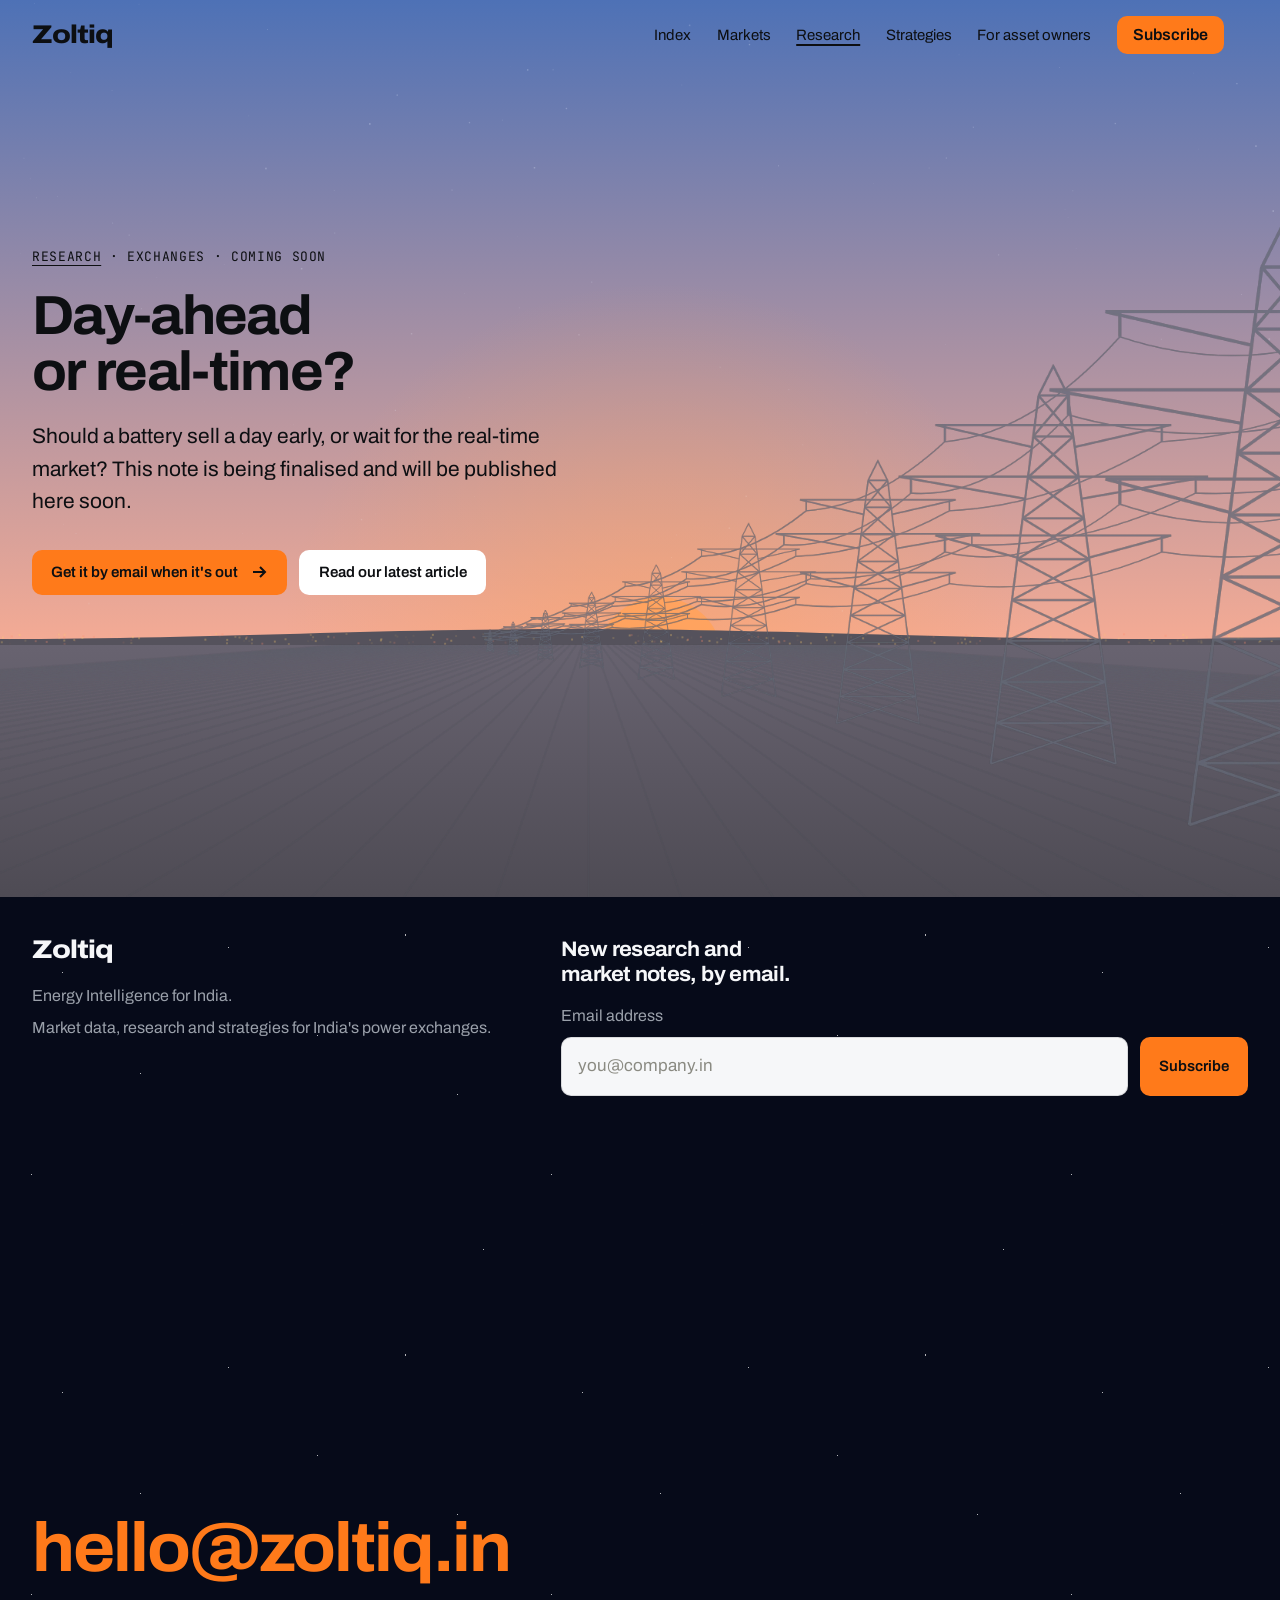
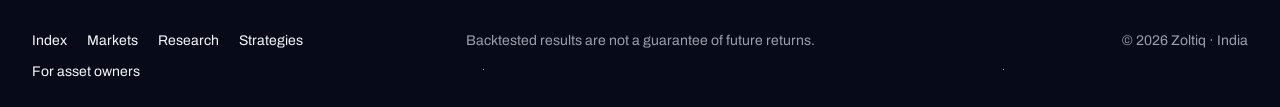
<file: research/day-ahead-or-real-time/index.html>
<!doctype html>
<html lang="en-IN">
<head>
<meta charset="utf-8">
<meta name="viewport" content="width=device-width, initial-scale=1, viewport-fit=cover">
<title>Day-ahead or real-time? | Zoltiq Research</title>
<meta name="robots" content="noindex">
<meta name="description" content="A Zoltiq Research note on whether a battery should sell day-ahead or wait for real-time on IEX. Coming soon.">
<meta name="theme-color" content="#f4f3ee">
<script>try{var t=localStorage.getItem("theme");if(t==="dark"||t==="light")document.documentElement.setAttribute("data-theme",t);}catch(e){}</script>
<link rel="icon" href="data:image/svg+xml,%3Csvg xmlns='http://www.w3.org/2000/svg' viewBox='0 0 32 32'%3E%3Crect width='32' height='32' fill='%23111'/%3E%3Ctext x='16' y='24' font-family='Georgia' font-size='22' text-anchor='middle' fill='%23ff7a1a'%3EZ%3C/text%3E%3C/svg%3E">
<link rel="preconnect" href="https://fonts.googleapis.com">
<link rel="preconnect" href="https://fonts.gstatic.com" crossorigin>
<link rel="stylesheet" href="https://fonts.googleapis.com/css2?family=Archivo:wdth,wght@100..125,400..800&family=JetBrains+Mono:wght@400;500&display=swap">
<link rel="stylesheet" href="../../assets/css/site.css?v=15">
<style>
.page-hero { min-height: max(100svh, 600px); }
.page-hero .page-copy { flex: 1; display: flex; flex-direction: column; justify-content: center; padding-block: clamp(2rem, 8vh, 5rem) clamp(9rem, 22vh, 14rem); }
.page-hero h1 { font-size: clamp(2.25rem, 1.2rem + 2.8vw, 4.25rem); line-height: 1.02; max-width: 15ch; }
.page-hero .lede { margin-top: 1.25rem; max-width: 44ch; }
.page-hero .actions { display: flex; flex-wrap: wrap; gap: 0.75rem; margin-top: 2rem; }
.soon-kicker { font-family: var(--font-mono); font-size: 0.8125rem; letter-spacing: 0.05em; text-transform: uppercase; margin-bottom: 1.25rem; }
.soon-kicker a { text-decoration: underline; text-underline-offset: 4px; }
</style>
</head>
<body class="sky-page">
<a class="skip" href="#main">Skip to content</a>

<header class="site-header">
  <div class="frame">
    <a class="brand" href="../../">Zoltiq</a>
    <div class="header-tools">
      <button class="menu-btn" type="button" aria-expanded="false" aria-controls="site-nav">Menu</button>
    </div>
    <nav class="nav" id="site-nav" aria-label="Main">
      <a href="../../battery-index/">Index</a>
      <a href="../../markets/">Markets</a>
      <a href="../../research/" aria-current="page">Research</a>
      <a href="../../strategies/">Strategies</a>
      <a href="../../asset-owners/">For asset owners</a>
      <a class="btn small" href="#subscribe">Subscribe</a>
    </nav>
  </div>
</header>

<main id="main">
  <section class="hero page-hero" data-hour="6.4" aria-labelledby="page-title">
    <canvas class="hero-sky" id="hero-sky" aria-hidden="true"></canvas>
    <img class="hero-slide hero-pylons day" src="../../assets/img/pylons-dark.webp" width="2000" height="1170" alt="">
    <img class="hero-slide hero-pylons night" src="../../assets/img/pylons-light.webp" width="2000" height="1170" alt="" style="opacity:0">
    <div class="frame page-copy">
      <p class="soon-kicker"><a href="../">Research</a> · Exchanges · Coming soon</p>
      <h1 id="page-title">Day-ahead or real-time?</h1>
      <p class="lede">Should a battery sell a day early, or wait for the real-time market? This note is being finalised and will be published here soon.</p>
      <div class="actions">
        <a class="btn" href="#subscribe">Get it by email when it's out <svg viewBox="0 0 18 18" fill="none" stroke="currentColor" stroke-width="2" aria-hidden="true"><path d="M3 9h12M10 4l5 5-5 5"/></svg></a>
        <a class="btn paper" href="../batteries-beyond-the-lease/">Read our latest article</a>
      </div>
    </div>
  </section>
</main>

<footer class="site-footer stars" id="subscribe">
  <div class="frame">
    <div class="footer-top">
      <div>
        <a class="brand" href="../../">Zoltiq</a>
        <div class="footer-notes">
          <p>Energy Intelligence for India.</p>
          <p>Market data, research and strategies for India's power exchanges.</p>
        </div>
      </div>
      <form class="subscribe" data-form="Newsletter signup" data-success="You're subscribed. Watch your inbox for the next note.">
        <h2>New research and market notes, by email.</h2>
        <div class="field-input">
          <label for="sub-email">Email address</label>
          <div class="subscribe-row">
            <input id="sub-email" name="email" type="email" autocomplete="email" required placeholder="you@company.in">
            <button class="btn" type="submit">Subscribe</button>
          </div>
        </div>
        <input type="text" name="_honey" tabindex="-1" autocomplete="off" aria-hidden="true" style="position:absolute;left:-10000px">
        <p class="form-status" role="status" aria-live="polite"></p>
      </form>
    </div>
    <a class="footer-mail" data-contact-email data-keep-text href="mailto:hello@zoltiq.in">hello@<wbr>zoltiq.in</a>
    <div class="footer-meta">
      <nav aria-label="Footer">
        <a href="../../battery-index/">Index</a><a href="../../markets/">Markets</a><a href="../../research/">Research</a><a href="../../strategies/">Strategies</a><a href="../../asset-owners/">For asset owners</a>
      </nav>
      <p>Backtested results are not a guarantee of future returns.</p>
      <p>© 2026 Zoltiq · India</p>
    </div>
  </div>
</footer>

<script src="../../assets/js/site.js?v=15"></script>
<script src="../../assets/js/hero.js?v=15"></script>
</body>
</html>
</file>
<file: assets/css/site.css>
/* Zoltiq — shared design system: an energy control room.
   A strong, slightly wide grotesk (Archivo) for headings and text, monospace for data labels,
   crisp cool-white (light) or near-black (dark) grounds, rounded app-style panels, and halftone
   illustrations of India's grid. One accent: saffron in light mode, gold in dark mode. */

:root {
  /* Light: cool white and ink, one saffron. */
  --bg: #f6f7f9;
  --bg-2: #eceef2;
  --ink: #0d0f12;
  --ink-soft: #565d69;
  --line: rgba(13, 15, 18, 0.12);
  --band: #0d0f12;
  --band-ink: #f6f7f9;
  --band-soft: #a9afba;
  --band-line: rgba(255, 255, 255, 0.14);
  --accent: #ff7a1a;
  --accent-ink: #0d0f12;
  --accent-soft: #ffd8b8;
  --bar: #cfd3da;
  --card-1: #eceef2;
  --card-2: #e3e6eb;
  --card-3: #d9dde4;
  --card-ink: #0d0f12;
  --footer: #060a19;
  --footer-ink: #f6f7f9;
  --footer-soft: #9aa0aa;

  /* Older names, kept as aliases of the roles above. */
  --paper: var(--bg);
  --paper-2: var(--bg-2);
  --crimson: var(--accent);
  --night: var(--band);
  --night-2: var(--footer);
  --night-ink: var(--footer-ink);
  --night-ink-soft: var(--footer-soft);

  /* Type: Archivo (wide cut for headings), JetBrains Mono for data labels */
  --font-display: "Archivo", "Helvetica Neue", Arial, sans-serif;
  --font-text: "Archivo", "Helvetica Neue", Arial, sans-serif;
  --font-mono: "JetBrains Mono", ui-monospace, SFMono-Regular, Menlo, Consolas, monospace;
  --radius: 14px;

  --step-small: 0.875rem;
  --step-body: clamp(1rem, 0.96rem + 0.2vw, 1.125rem);
  --step-lead: clamp(1.125rem, 1.05rem + 0.35vw, 1.3125rem);
  --step-head: clamp(1.875rem, 1.25rem + 2vw, 3.25rem);
  --step-display: clamp(3rem, 1.6rem + 4.6vw, 6.5rem);

  --margin: clamp(1rem, 3vw, 2rem);
  --max: 1440px;
  --gap-section: clamp(6rem, 11vw, 10rem);

  color-scheme: light;
}

*, *::before, *::after { box-sizing: border-box; }
[hidden] { display: none !important; }
html { -webkit-text-size-adjust: 100%; scroll-behavior: smooth; }
body {
  margin: 0;
  background: var(--paper);
  color: var(--ink);
  font-family: var(--font-text);
  font-size: var(--step-body);
  line-height: 1.65;
  -webkit-font-smoothing: antialiased;
  text-rendering: optimizeLegibility;
}
img, svg, canvas, video { max-width: 100%; height: auto; display: block; }
a { color: inherit; }
:focus-visible { outline: 3px solid var(--accent); outline-offset: 3px; }
::selection { background: var(--ink); color: var(--paper); }

h1, h2, h3 {
  margin: 0;
  font-family: var(--font-display);
  font-weight: 700;
  font-stretch: 104%;
  letter-spacing: -0.03em;
  line-height: 1.05;
  text-wrap: balance;
}
h2 { font-size: var(--step-head); }
h3 { font-size: var(--step-lead); line-height: 1.12; }
p { margin: 0; }

.frame {
  width: 100%;
  max-width: calc(var(--max) + 2 * var(--margin));
  margin-inline: auto;
  padding-inline: var(--margin);
}
/* Most text sections hang from a column line at about 42% of the page. */
.axis {
  display: grid;
  grid-template-columns: minmax(0, 5fr) minmax(0, 7fr);
  column-gap: clamp(1.5rem, 3vw, 3rem);
}
.axis > .on-axis { grid-column: 2; }
@media (max-width: 860px) {
  .axis { grid-template-columns: minmax(0, 1fr); }
  .axis > .on-axis { grid-column: 1; }
}

.skip {
  position: absolute; left: var(--margin); top: -100px; z-index: 100;
  background: var(--ink); color: var(--paper); padding: 0.6rem 0.9rem; text-decoration: none;
}
.skip:focus { top: 0.75rem; }

/* ---------- Header ---------- */
.site-header {
  position: sticky;
  top: env(safe-area-inset-top, 0px);
  z-index: 40;
  color: var(--ink);
  transition: background-color 0.25s ease, color 0.25s ease;
}
.site-header.is-solid { background: rgba(246, 247, 249, 0.88); backdrop-filter: blur(12px); -webkit-backdrop-filter: blur(12px); color: #0d0f12; }
body.dark-hero .site-header:not(.is-solid) { color: #f2f4f8; }
.site-header .frame {
  display: flex;
  align-items: center;
  justify-content: space-between;
  gap: 1.5rem;
  padding-block: 1rem;
}
.brand {
  font-family: var(--font-display);
  font-weight: 800;
  font-stretch: 118%;
  font-size: 1.6rem;
  letter-spacing: -0.04em;
  text-decoration: none;
  line-height: 1;
}
.nav { display: flex; align-items: center; gap: clamp(1rem, 2vw, 2rem); }
.nav a:not(.btn) {
  font-size: 0.9375rem;
  text-decoration: underline;
  text-decoration-thickness: 2px;
  text-underline-offset: 6px;
  text-decoration-color: transparent;
  transition: text-decoration-color 0.2s ease, text-underline-offset 0.2s ease;
}
.nav a:not(.btn):hover, .nav a[aria-current="page"] { text-decoration-color: currentColor; text-underline-offset: 4px; }
.theme-toggle { display: none !important;

  display: inline-grid; place-items: center;
  width: 40px; height: 40px; padding: 0;
  background: transparent; color: inherit;
  border: 1.5px solid currentColor; border-radius: 10px; cursor: pointer;
}
.theme-toggle svg { width: 18px; height: 18px; }
.theme-toggle .sun, .theme-toggle[data-mode="dark"] .moon { display: none; }
.theme-toggle[data-mode="dark"] .sun { display: block; }
.header-tools { display: flex; align-items: center; gap: 0.75rem; order: 2; }
.nav { order: 1; }
.site-header .frame > .nav { margin-left: auto; }
.menu-btn {
  display: none;
  padding: 0.6rem 1rem;
  background: var(--ink);
  color: var(--paper);
  border: 0;
  border-radius: 10px;
  font: 600 1rem var(--font-text);
  cursor: pointer;
}
@media (max-width: 980px) {
  .menu-btn { display: inline-block; }
  .nav {
    position: absolute;
    top: 100%;
    left: 0;
    right: 0;
    flex-direction: column;
    align-items: stretch;
    gap: 0;
    padding: 0.5rem var(--margin) 1.5rem;
    background: var(--paper);
    color: var(--ink);
  }
  .nav:not(.is-open) { display: none; }
  .nav a:not(.btn) { padding: 0.9rem 0; font-family: var(--font-display); font-size: 1.75rem; }
  .nav .btn { margin-top: 1rem; justify-content: center; }
}

/* ---------- Buttons and links ---------- */
.btn {
  display: inline-flex;
  align-items: center;
  gap: 0.75rem;
  padding: 0.85rem 1.2rem;
  background: var(--accent);
  color: var(--accent-ink);
  border: 0;
  border-radius: 10px;
  font: 600 0.9375rem/1 var(--font-text);
  text-decoration: none;
  white-space: nowrap;
  cursor: pointer;
  transition: transform 0.18s ease, background-color 0.18s ease;
}
.btn:hover { filter: brightness(1.08); transform: translateY(-2px); }
.btn:active { transform: translateY(0); }
.btn:disabled { opacity: 0.6; cursor: progress; transform: none; }
.btn svg { width: 18px; height: 18px; transition: transform 0.18s ease; }
.btn:hover svg { transform: translateX(4px); }
.btn.paper { background: var(--paper); color: var(--ink); }
.btn.paper:hover { background: var(--bg-2); }
.btn.ink { background: var(--ink); color: var(--paper); }
.btn.ink:hover { filter: brightness(1.2); }
.btn.small { padding: 0.7rem 1rem; font-size: 1rem; }
.text-link {
  font-weight: 600;
  text-decoration: underline;
  text-decoration-thickness: 2px;
  text-underline-offset: 5px;
  transition: text-underline-offset 0.18s ease;
}
.text-link:hover { text-underline-offset: 8px; }

/* ---- Hero: a day on the grid. The sun (canvas) moves behind the pylon picture. ---- */
.hero {
  position: relative;
  min-height: max(100svh, 640px);
  margin-top: -4.6rem;
  padding-top: 4.6rem;
  display: flex;
  flex-direction: column;
  overflow: hidden;
  isolation: isolate;
  /* The sky behind the words changes with the hour, so the hero sets its own text colours. */
  background: #0b1230;
  color: #0d0f12;
  transition: color 0.6s ease;
}
.hero.is-night { color: #f2f4f8; }
.hero .btn.paper { background: #ffffff; color: #0d0f12; }
.sky-page .site-header:not(.is-solid) { color: #0d0f12; transition: color 0.6s ease; }
.sky-page .site-header.over-night:not(.is-solid) { color: #f2f4f8; }
.hero-sky { position: absolute; inset: 0; z-index: -3; width: 100%; height: 100%; }
.hero-slide {
  position: absolute; inset: 0; z-index: -2;
  width: 100%; height: 100%;
  object-fit: cover; object-position: 70% 50%;
}

/* ---------- Fields: whole sections in one flat colour ---------- */
/* ---------- The day, continued: sections take the sky colour of a later hour ----------
   Each class sets the section's colour tokens, so panels, bars and text inside follow it.
   Light skies use dark ink; dusk and night use light ink and a gold accent. */
.sky-morning, .sky-noon, .sky-golden, .sky-sunset { --ink: #0d0f12; --ink-soft: #3f4653; --line: rgba(13, 15, 18, 0.14);
  --bg: #ffffff; --bg-2: #eef3f9; --card-ink: #0d0f12; --band: #0b1230; --band-ink: #f2f4f8; --band-soft: #aab3c8; color: var(--ink); --soft: var(--ink-soft); }
.sky-dusk, .sky-night { --ink: #f2f4f8; --ink-soft: #b6bdd2; --line: rgba(255, 255, 255, 0.16);
  --bg: #121a3d; --bg-2: #1b2550; --card-ink: #f2f4f8; --band: #070b1a; --band-ink: #f2f4f8; --band-soft: #8f98b5;
  --accent: #ffb238; --accent-soft: #5a4320; color: var(--ink); --soft: var(--ink-soft); }
.sky-morning { background: linear-gradient(180deg, #cfe2fa 0%, #e6f1fd 100%); --card-1: #ffffffcc; --card-2: #ffffffb3; --card-3: #ffffff99; --bar: #9fb9db; }
.sky-noon    { background: linear-gradient(180deg, #e6f1fd 0%, #f4f9ff 100%); --bar: #a9c4e6; }
.sky-golden  { background: linear-gradient(180deg, #f4f9ff 0%, #ffe8c4 35%, #ffc98e 100%); --card-1: #fff8ee; --card-2: #fff1de; --card-3: #ffe9cc; --bar: #e8a96a; }
.sky-sunset  { background: linear-gradient(180deg, #ffc98e 0%, #ff9f6e 55%, #e8686a 100%); --bar: #b8505e; --accent: #0b1230; --accent-ink: #ffffff; }
.sky-dusk    { background: linear-gradient(180deg, #5a3a7e 0%, #2c2766 55%, #171d4c 100%); --bar: #3b4685; --card-1: #ffffff14; --card-2: #ffffff1f; --card-3: #ffffff29; }
.sky-night   { background: linear-gradient(180deg, #171d4c 0%, #0a1028 60%, #060a19 100%); --bar: #2b3566; }
/* Stars over the night sections */
.stars { position: relative; isolation: isolate; }
.stars::before {
  content: ""; position: absolute; inset: 0; z-index: -1; pointer-events: none; opacity: 0.7;
  background-image:
    radial-gradient(1.4px 1.4px at 12% 18%, #fff 50%, transparent 51%), radial-gradient(1px 1px at 27% 42%, #fff 50%, transparent 51%),
    radial-gradient(1.2px 1.2px at 44% 12%, #fff 50%, transparent 51%), radial-gradient(1px 1px at 61% 33%, #fff 50%, transparent 51%),
    radial-gradient(1.5px 1.5px at 78% 9%, #fff 50%, transparent 51%), radial-gradient(1px 1px at 88% 47%, #fff 50%, transparent 51%),
    radial-gradient(1.2px 1.2px at 6% 66%, #fff 50%, transparent 51%), radial-gradient(1px 1px at 35% 78%, #fff 50%, transparent 51%),
    radial-gradient(1.3px 1.3px at 70% 70%, #fff 50%, transparent 51%), radial-gradient(1px 1px at 93% 84%, #fff 50%, transparent 51%);
  background-size: 520px 420px;
}
/* The far ridge and pylon line, used to close a sky section like a horizon */
.horizon-line { height: clamp(90px, 12vw, 160px); background: url("../img/pylons-dark.webp") right bottom / cover no-repeat; margin-top: -1px; }
.sky-dusk .horizon-line, .sky-night .horizon-line { background-image: url("../img/pylons-light.webp"); opacity: 0.6; }

.field-plain { background: var(--bg); color: var(--ink); --soft: var(--ink-soft); }
.field-band { background: var(--band); color: var(--band-ink); --soft: var(--band-soft); }
.field-band .btn.ink { background: var(--band-ink); color: var(--band); }
.soft { color: var(--soft, var(--ink-soft)); }

.section { padding-block: var(--gap-section); }
.lede { font-size: var(--step-lead); line-height: 1.55; max-width: 42ch; }
.placeholder { opacity: 0.7; }

/* Sample label: a printer's proof stamp on anything drawn from sample data. */
/* Sample badge: marks anything drawn from sample data. */
.proof {
  display: inline-flex;
  align-items: center;
  gap: 0.45rem;
  padding: 0.3rem 0.7rem;
  border: 1px dashed currentColor;
  border-radius: 999px;
  font-family: var(--font-mono);
  font-size: 0.75rem;
  font-weight: 500;
  letter-spacing: 0.06em;
  text-transform: uppercase;
  line-height: 1.2;
  opacity: 0.85;
}
.proof::before { content: ""; width: 6px; height: 6px; border-radius: 50%; background: var(--accent); }
.mono { font-family: var(--font-mono); font-size: 0.8125rem; letter-spacing: 0.04em; text-transform: uppercase; }

/* ---------- Forms ---------- */
.field-input { display: grid; gap: 0.45rem; min-width: 0; }
.field-input label { font-size: 1rem; font-weight: 600; }
.field-input input, .field-input select, .field-input textarea {
  width: 100%;
  padding: 0.9rem 1rem;
  background: var(--paper);
  color: var(--ink);
  border: 1.5px solid var(--line);
  border-radius: 10px;
  font: inherit;
  font-size: 1.0625rem;
}
.field-input input::placeholder { color: #8a8a82; }
.field-input input:focus, .field-input select:focus, .field-input textarea:focus { outline: 3px solid var(--accent); outline-offset: 0; }
.form-status { margin: 0; min-height: 1.5em; font-size: 1rem; }

/* ---------- Footer: the address is the headline ---------- */
.site-footer {
  background: var(--night-2);
  color: var(--night-ink);
  min-height: 90svh;
  display: flex;
  flex-direction: column;
  padding-block: 2.5rem 1.5rem;
}
.site-footer .frame { flex: 1; display: flex; flex-direction: column; gap: 3rem; }
.footer-top {
  display: grid;
  grid-template-columns: minmax(0, 5fr) minmax(0, 7fr);
  gap: 2rem clamp(1.5rem, 3vw, 3rem);
  align-items: start;
}
.footer-top .brand { color: var(--night-ink); }
.footer-notes { display: grid; gap: 0.35rem; margin-top: 1rem; color: var(--night-ink-soft); font-size: 1rem; }
.subscribe h2 { font-size: var(--step-lead); line-height: 1.2; margin-bottom: 1rem; max-width: 26ch; }
.subscribe-row { display: flex; gap: 0.75rem; }
.subscribe-row input { flex: 1 1 auto; min-width: 0; }
.subscribe .field-input label { color: var(--night-ink-soft); font-weight: 400; }
.subscribe .form-status { color: var(--night-ink-soft); margin-top: 0.5rem; }
.footer-mail {
  margin-top: auto;
  font-family: var(--font-display);
  font-weight: 700;
  font-stretch: 104%;
  font-size: clamp(1.75rem, 5.4vw, 5.75rem);
  line-height: 0.92;
  letter-spacing: -0.03em;
  text-decoration: none;
  color: var(--accent);
  overflow-wrap: anywhere;
  transition: color 0.2s ease;
}
.footer-mail:hover { color: var(--footer-ink); }
.footer-meta {
  display: grid;
  grid-template-columns: repeat(3, minmax(0, 1fr));
  gap: 1rem 2rem;
  font-size: var(--step-small);
  color: var(--night-ink-soft);
}
.footer-meta nav { display: flex; flex-wrap: wrap; gap: 0.5rem 1.25rem; }
.footer-meta a { color: var(--night-ink); text-decoration: none; }
.footer-meta a:hover { text-decoration: underline; }
.footer-meta > :nth-child(2) { text-align: center; }
.footer-meta > :last-child { text-align: right; }
@media (max-width: 860px) {
  .footer-top { grid-template-columns: minmax(0, 1fr); }
  .footer-meta { grid-template-columns: minmax(0, 1fr); }
  .footer-meta > * { text-align: left !important; }
}
@media (max-width: 480px) { .subscribe-row { flex-direction: column; } }

/* ---------- Entrances: parts of each section rise in turn (only when script runs) ---------- */
.js .rise { opacity: 0; transform: translateY(26px); transition: opacity 0.7s ease, transform 0.7s cubic-bezier(.2,.7,.2,1); }
.js .rise.in { opacity: 1; transform: none; }
.js .rise.d1 { transition-delay: 0.08s; }
.js .rise.d2 { transition-delay: 0.16s; }
.js .rise.d3 { transition-delay: 0.24s; }

@media (prefers-reduced-motion: reduce) {
  html { scroll-behavior: auto; }
  *, *::before, *::after { transition: none !important; animation: none !important; }
  .js .rise { opacity: 1; transform: none; }
}

/* ---------- Data pages: panels, charts, tables, controls ---------- */
/* Series colours (validated for colour-blind separation on light and dark grounds).
   Text never takes a series colour; a swatch beside it carries identity. */
:root, .sky-morning, .sky-noon, .sky-golden, .sky-sunset, .panel { --c1: #2a78d6; --c2: #eb6834; --c3: #1baf7a; --c4: #6250d6; --c-ref: var(--ink-soft); }
.sky-dusk, .sky-night, .sky-dusk .panel, .sky-night .panel { --c1: #3987e5; --c2: #d95926; --c3: #199e70; --c4: #9085e9; }

.page-section { padding-block: clamp(4rem, 8vw, 7rem); }
.page-section + .page-section { padding-top: 0; }
.section-head { display: grid; grid-template-columns: minmax(0, 5fr) minmax(0, 7fr); gap: 1rem clamp(1.5rem, 3vw, 3rem); align-items: end; margin-bottom: 2rem; }
.section-head h2 { font-size: clamp(1.75rem, 1.2rem + 1.6vw, 2.75rem); }
.section-head p { color: var(--ink-soft); max-width: 60ch; }
@media (max-width: 860px) { .section-head { grid-template-columns: minmax(0, 1fr); } }

.panel { background: var(--bg); color: var(--ink); border: 1px solid var(--line); border-radius: var(--radius); padding: clamp(1rem, 2.5vw, 1.75rem); min-width: 0; }
.panel h3 { font-size: 1.125rem; margin-bottom: 0.35rem; }
.panel .sub { color: var(--ink-soft); font-size: 0.9375rem; margin-bottom: 1rem; }
.panel-grid { display: grid; gap: 16px; }
.panel-grid.two { grid-template-columns: repeat(2, minmax(0, 1fr)); }
@media (max-width: 860px) { .panel-grid.two { grid-template-columns: minmax(0, 1fr); } }

.stats { display: grid; grid-template-columns: repeat(auto-fit, minmax(210px, 1fr)); gap: 16px; }
.stat { background: var(--bg); color: var(--ink); border: 1px solid var(--line); border-radius: var(--radius); padding: 1.1rem 1.25rem; display: grid; gap: 0.3rem; align-content: start; }
.stat .k { font-family: var(--font-mono); font-size: 0.75rem; letter-spacing: 0.06em; text-transform: uppercase; color: var(--ink-soft); }
.stat .v { font-family: var(--font-display); font-weight: 800; font-stretch: 110%; font-size: clamp(1.625rem, 1.2rem + 0.9vw, 2.125rem); line-height: 1.05; letter-spacing: -0.03em; font-variant-numeric: tabular-nums; white-space: nowrap; }
.stat .n { color: var(--ink-soft); font-size: 0.9375rem; line-height: 1.45; }

.controls { display: flex; flex-wrap: wrap; gap: 0.75rem 1.25rem; align-items: center; margin-bottom: 1rem; }
.controls label, .controls .lbl { font-family: var(--font-mono); font-size: 0.75rem; letter-spacing: 0.06em; text-transform: uppercase; color: var(--ink-soft); }
.controls select { font: inherit; font-size: 0.9375rem; padding: 0.45rem 0.6rem; border-radius: 8px; border: 1.5px solid var(--line); background: var(--bg); color: var(--ink); }
.seg { display: inline-flex; flex-wrap: wrap; gap: 2px; padding: 3px; background: var(--bg-2); border-radius: 10px; }
.seg button { font: 600 0.875rem/1 var(--font-text); padding: 0.5rem 0.75rem; border: 0; border-radius: 8px; background: transparent; color: var(--ink-soft); cursor: pointer; }
.seg button[aria-pressed="true"] { background: var(--bg); color: var(--ink); box-shadow: 0 1px 2px rgba(0, 0, 0, 0.12); }
.ctl { display: inline-flex; align-items: center; gap: 0.5rem; flex-wrap: wrap; }

.viz { position: relative; display: grid; gap: 0.5rem; }
.viz-plot { position: relative; width: 100%; }
.viz svg { display: block; width: 100%; height: auto; overflow: visible; touch-action: pan-y; }
.viz-grid { stroke: var(--line); stroke-width: 1; }
.viz-zero { stroke: var(--ink-soft); stroke-width: 1; }
.viz-ref { stroke: var(--ink-soft); stroke-width: 1.5; stroke-dasharray: 4 4; }
.viz-tick { fill: var(--ink-soft); font: 500 11px var(--font-mono); }
.viz-end { fill: var(--ink); font: 600 12px var(--font-text); }
.viz-cross { stroke: var(--ink-soft); stroke-width: 1; }
.viz-dot { stroke: var(--bg); stroke-width: 2; }
.viz-bar { transition: opacity 0.12s ease; }
.viz-bar.is-hover { opacity: 0.7; }
.viz-legend { display: flex; flex-wrap: wrap; gap: 0.35rem 1.1rem; font-size: 0.875rem; color: var(--ink-soft); }
.viz-key { display: inline-flex; align-items: center; gap: 0.45rem; }
.sw { display: inline-block; width: 16px; height: 3px; border-radius: 2px; background: var(--sw); flex: none; }
.sw.dash { background: repeating-linear-gradient(90deg, var(--sw) 0 5px, transparent 5px 8px); }
.sw.box { width: 11px; height: 11px; border-radius: 3px; }
.viz-tip { position: absolute; top: 0; z-index: 5; display: grid; gap: 0.2rem; min-width: 150px; max-width: 280px; padding: 0.55rem 0.7rem; background: var(--ink); color: var(--bg); border-radius: 8px; font-size: 0.8125rem; line-height: 1.35; pointer-events: none; box-shadow: 0 8px 24px -10px rgba(0, 0, 0, 0.5); }
.viz-tip b { font-family: var(--font-mono); font-weight: 500; font-size: 0.75rem; letter-spacing: 0.04em; }
.viz-tip span { display: flex; align-items: center; gap: 0.4rem; }
.viz-tip em { font-style: normal; font-family: var(--font-mono); margin-left: auto; padding-left: 0.75rem; }

.table-wrap { overflow-x: auto; -webkit-overflow-scrolling: touch; border: 1px solid var(--line); border-radius: 12px; background: var(--bg); }
.data-table { width: 100%; border-collapse: collapse; font-size: 0.9375rem; color: var(--ink); }
.data-table caption { text-align: left; padding: 0.75rem 1rem; color: var(--ink-soft); font-size: 0.875rem; caption-side: bottom; }
.data-table th, .data-table td { padding: 0.6rem 0.9rem; text-align: left; border-bottom: 1px solid var(--line); white-space: nowrap; }
.data-table thead th { font-family: var(--font-mono); font-size: 0.6875rem; font-weight: 500; letter-spacing: 0.06em; text-transform: uppercase; color: var(--ink-soft); position: sticky; top: 0; background: var(--bg); }
.data-table tbody th { font-weight: 600; }
.data-table .num { text-align: right; font-family: var(--font-mono); font-size: 0.875rem; font-variant-numeric: tabular-nums; }
.data-table tbody tr:last-child > * { border-bottom: 0; }
.data-table tr.is-head > * { background: color-mix(in srgb, var(--accent) 12%, var(--bg)); }
.data-table tr.is-ref > * { color: var(--ink-soft); }
.table-scroll { max-height: 520px; overflow: auto; }

.note-list { list-style: none; margin: 0; padding: 0; display: grid; gap: 12px; }
.note-list li { display: grid; grid-template-columns: 9rem minmax(0, 1fr) auto; gap: 0.5rem 1.5rem; align-items: baseline; padding: 1.1rem 1.25rem; background: color-mix(in srgb, var(--bg) 75%, transparent); border: 1px solid var(--line); border-radius: var(--radius); }
.note-list .k { font-family: var(--font-mono); font-size: 0.75rem; letter-spacing: 0.06em; text-transform: uppercase; color: var(--ink-soft); }
.note-list a { font-weight: 600; }
.note-list .when { color: var(--ink-soft); font-size: 0.9375rem; white-space: nowrap; }
@media (max-width: 760px) { .note-list li { grid-template-columns: minmax(0, 1fr); } }

.prose { max-width: 68ch; font-size: clamp(1.0625rem, 1rem + 0.3vw, 1.1875rem); line-height: 1.7; }
.prose > * + * { margin-top: 1.1em; }
.prose h2 { font-size: clamp(1.5rem, 1.2rem + 1vw, 2.125rem); margin-top: 2.2em; }
.prose h3 { margin-top: 1.8em; }
.prose ul, .prose ol { padding-left: 1.25rem; }
.prose li + li { margin-top: 0.4em; }
.prose figure { margin: 2em 0; max-width: none; }
.prose figcaption { color: var(--ink-soft); font-size: 0.9375rem; margin-top: 0.6rem; }
.prose .callout { padding: 1rem 1.25rem; border-left: 4px solid var(--accent); background: color-mix(in srgb, var(--bg) 80%, transparent); border-radius: 0 10px 10px 0; }
.wide { max-width: none; }
.fine { color: var(--ink-soft); font-size: 0.875rem; }
.form-grid { display: grid; grid-template-columns: repeat(2, minmax(0, 1fr)); gap: 1rem; }
.form-grid .full { grid-column: 1 / -1; }
@media (max-width: 640px) { .form-grid { grid-template-columns: minmax(0, 1fr); } }
.defs { display: grid; grid-template-columns: minmax(8rem, 11rem) minmax(0, 1fr); gap: 0.6rem 1.25rem; margin: 0.75rem 0 0; font-size: 0.9375rem; }
.defs dt { font-weight: 600; }
.defs dd { margin: 0; color: var(--ink-soft); }
@media (max-width: 560px) { .defs { grid-template-columns: minmax(0, 1fr); } .defs dd { margin-bottom: 0.5rem; } }
.steps { margin: 0.75rem 0 0; padding-left: 1.25rem; display: grid; gap: 0.9rem; }
.steps b { font-weight: 700; }
.data-table.plain th, .data-table.plain td { white-space: normal; vertical-align: top; }
.data-table.plain td { color: var(--ink-soft); }
.findings { list-style: none; margin: 0; padding: 0; display: grid; grid-template-columns: repeat(auto-fit, minmax(300px, 1fr)); gap: 16px; counter-reset: f; }
.findings li { counter-increment: f; padding: 1.25rem 1.4rem; background: color-mix(in srgb, var(--bg) 80%, transparent); border: 1px solid var(--line); border-radius: var(--radius); display: grid; gap: 0.5rem; align-content: start; }
.findings li::before { content: counter(f, decimal-leading-zero); font-family: var(--font-mono); font-size: 0.75rem; color: var(--accent); letter-spacing: 0.06em; }
.findings h3 { font-size: 1.125rem; }
.findings p { color: var(--ink-soft); font-size: 0.9875rem; }
.cards { display: grid; grid-template-columns: repeat(auto-fit, minmax(300px, 1fr)); gap: 16px; }
.strat-card { display: grid; gap: 0.75rem; align-content: start; }
.strat-card .big-num { font-family: var(--font-display); font-weight: 800; font-stretch: 110%; font-size: 1.75rem; letter-spacing: -0.03em; line-height: 1.1; }
.strat-card ul { list-style: none; margin: 0; padding: 0; display: grid; gap: 0.35rem; font-size: 0.9375rem; }
.strat-card li { display: flex; justify-content: space-between; gap: 1rem; border-top: 1px solid var(--line); padding-top: 0.35rem; }
.strat-card li span { color: var(--ink-soft); }
.strat-card li b { font-family: var(--font-mono); font-weight: 500; font-size: 0.8125rem; text-align: right; }
.strat-card p { font-size: 0.9375rem; color: var(--ink-soft); }
.strat-card p b { color: var(--ink); }
.check { display: inline-flex; align-items: center; gap: 0.35rem; font: 600 0.875rem var(--font-text) !important; letter-spacing: 0 !important; text-transform: none !important; color: var(--ink) !important; }
.check input { accent-color: var(--accent); width: 16px; height: 16px; }
details.panel summary { cursor: pointer; font-weight: 600; }
.num-input { width: 7rem; font: inherit; font-size: 1rem; padding: 0.45rem 0.6rem; border-radius: 8px; border: 1.5px solid var(--line); background: var(--bg); color: var(--ink); }
.est-head { display: grid; gap: 0.25rem; margin: 0.5rem 0 1.25rem; }
.est-head .v { font-family: var(--font-display); font-weight: 800; font-stretch: 110%; font-size: clamp(2.25rem, 1.5rem + 2.5vw, 3.75rem); line-height: 1; letter-spacing: -0.04em; }
.est-head .n { color: var(--ink-soft); max-width: 60ch; }
.form-grid .form-status { margin-top: 0.75rem; }
.panel .field-input input, .panel .field-input select, .panel .field-input textarea { background: var(--bg-2); }
.note-side { display: grid; gap: 12px; align-content: start; position: sticky; top: 6rem; align-self: start; }
@media (max-width: 860px) { .note-side { position: static; grid-template-columns: repeat(auto-fit, minmax(180px, 1fr)); margin-bottom: 2rem; } }
.prose .viz, .prose .table-wrap { font-size: 1rem; line-height: 1.5; }
.prose figure .controls { margin-bottom: 0.5rem; }
.panel .btn.paper { background: var(--bg-2); color: var(--ink); }
.panel .btn.ink { background: var(--ink); color: var(--bg); }

/* On a phone, the pylons on the other pages sit in a band below the words (as on Home). */
@media (max-width: 760px) {
  .page-hero .hero-slide { top: auto; bottom: 0; height: 46%; object-position: 72% 40%; }
}
</file>
